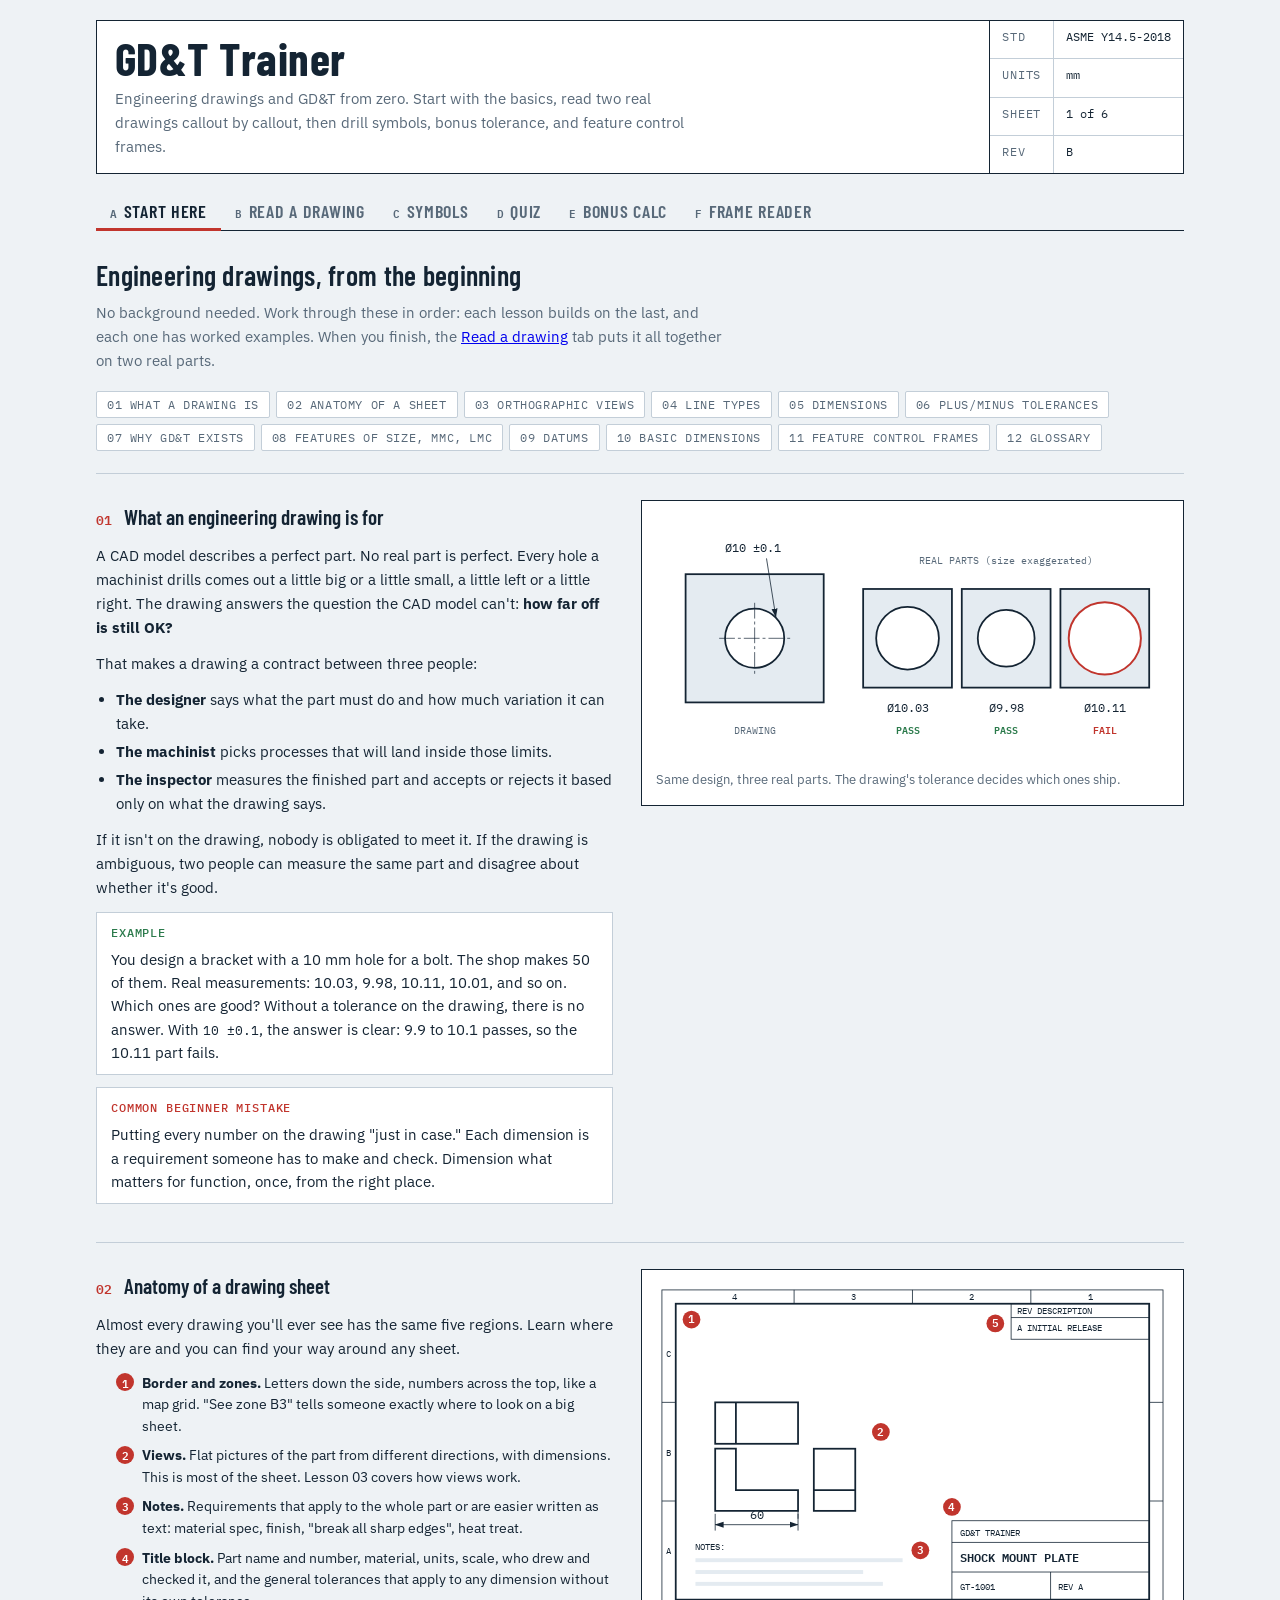
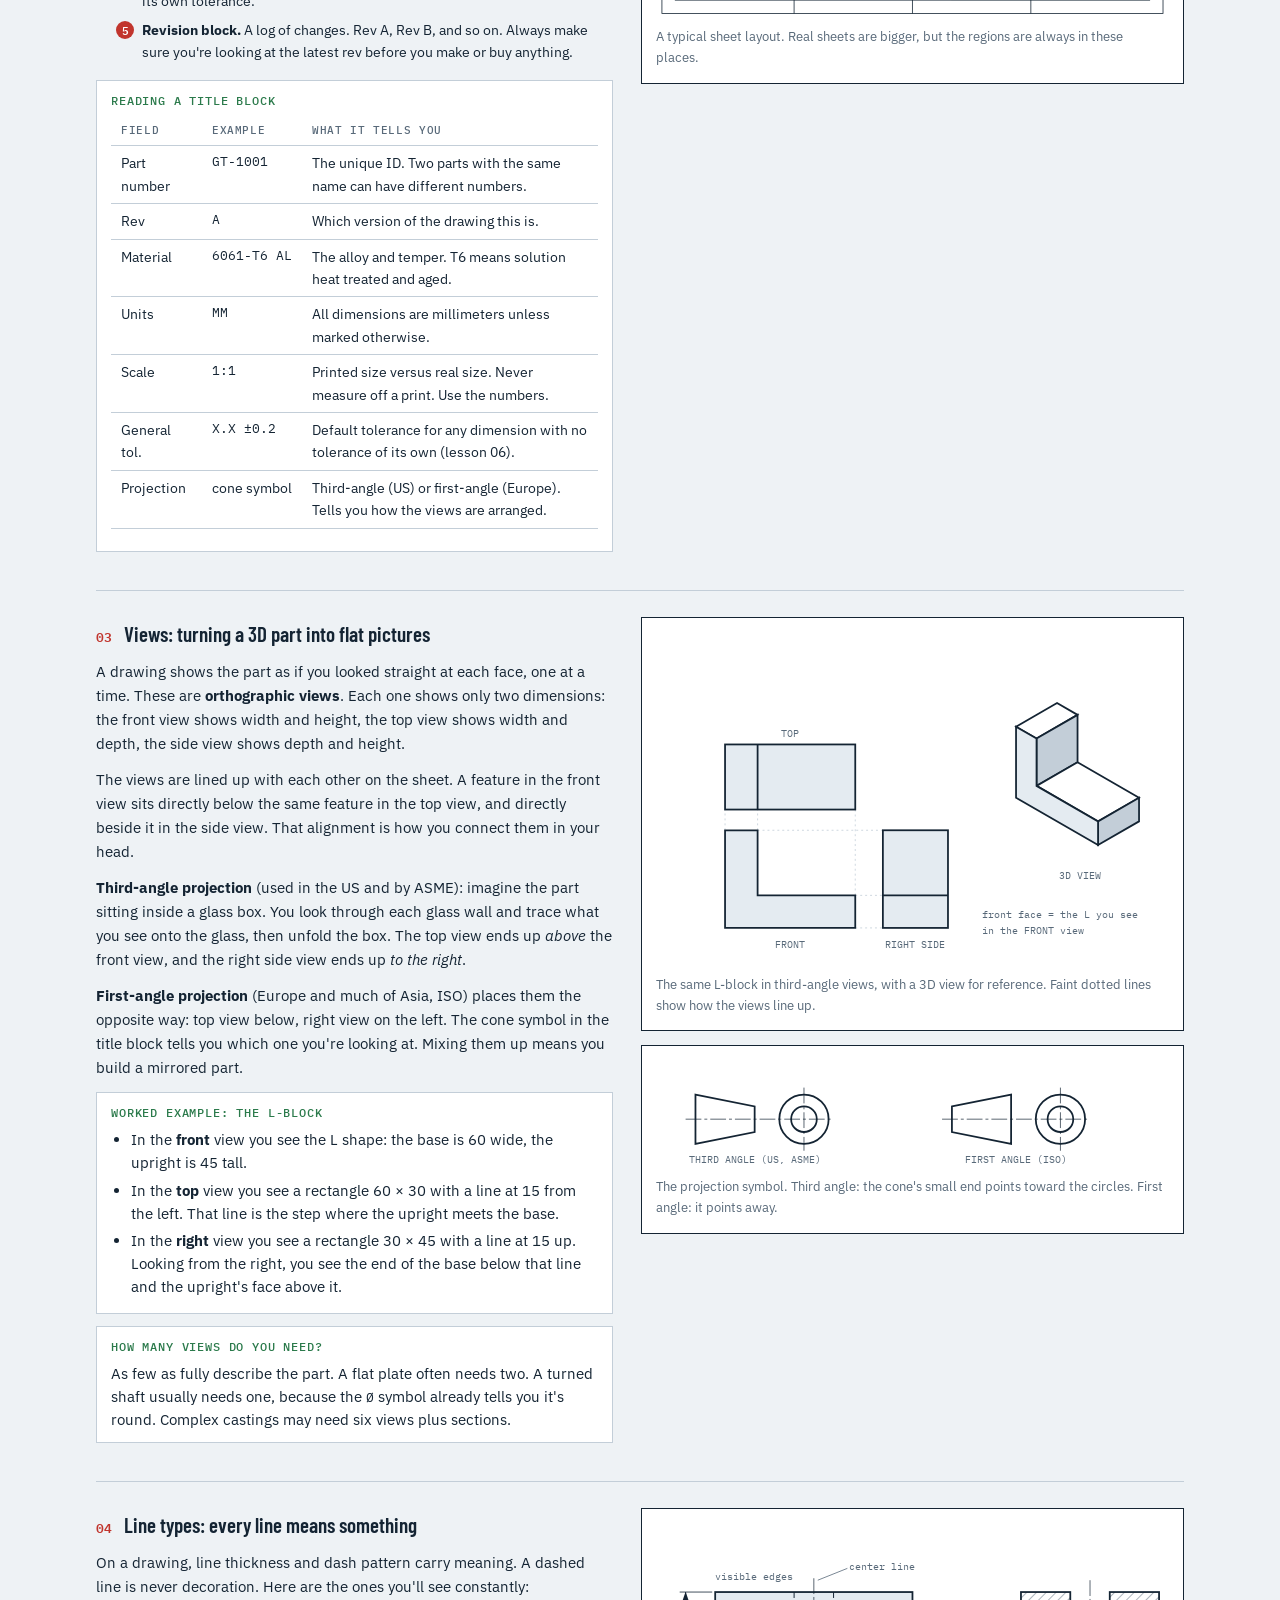
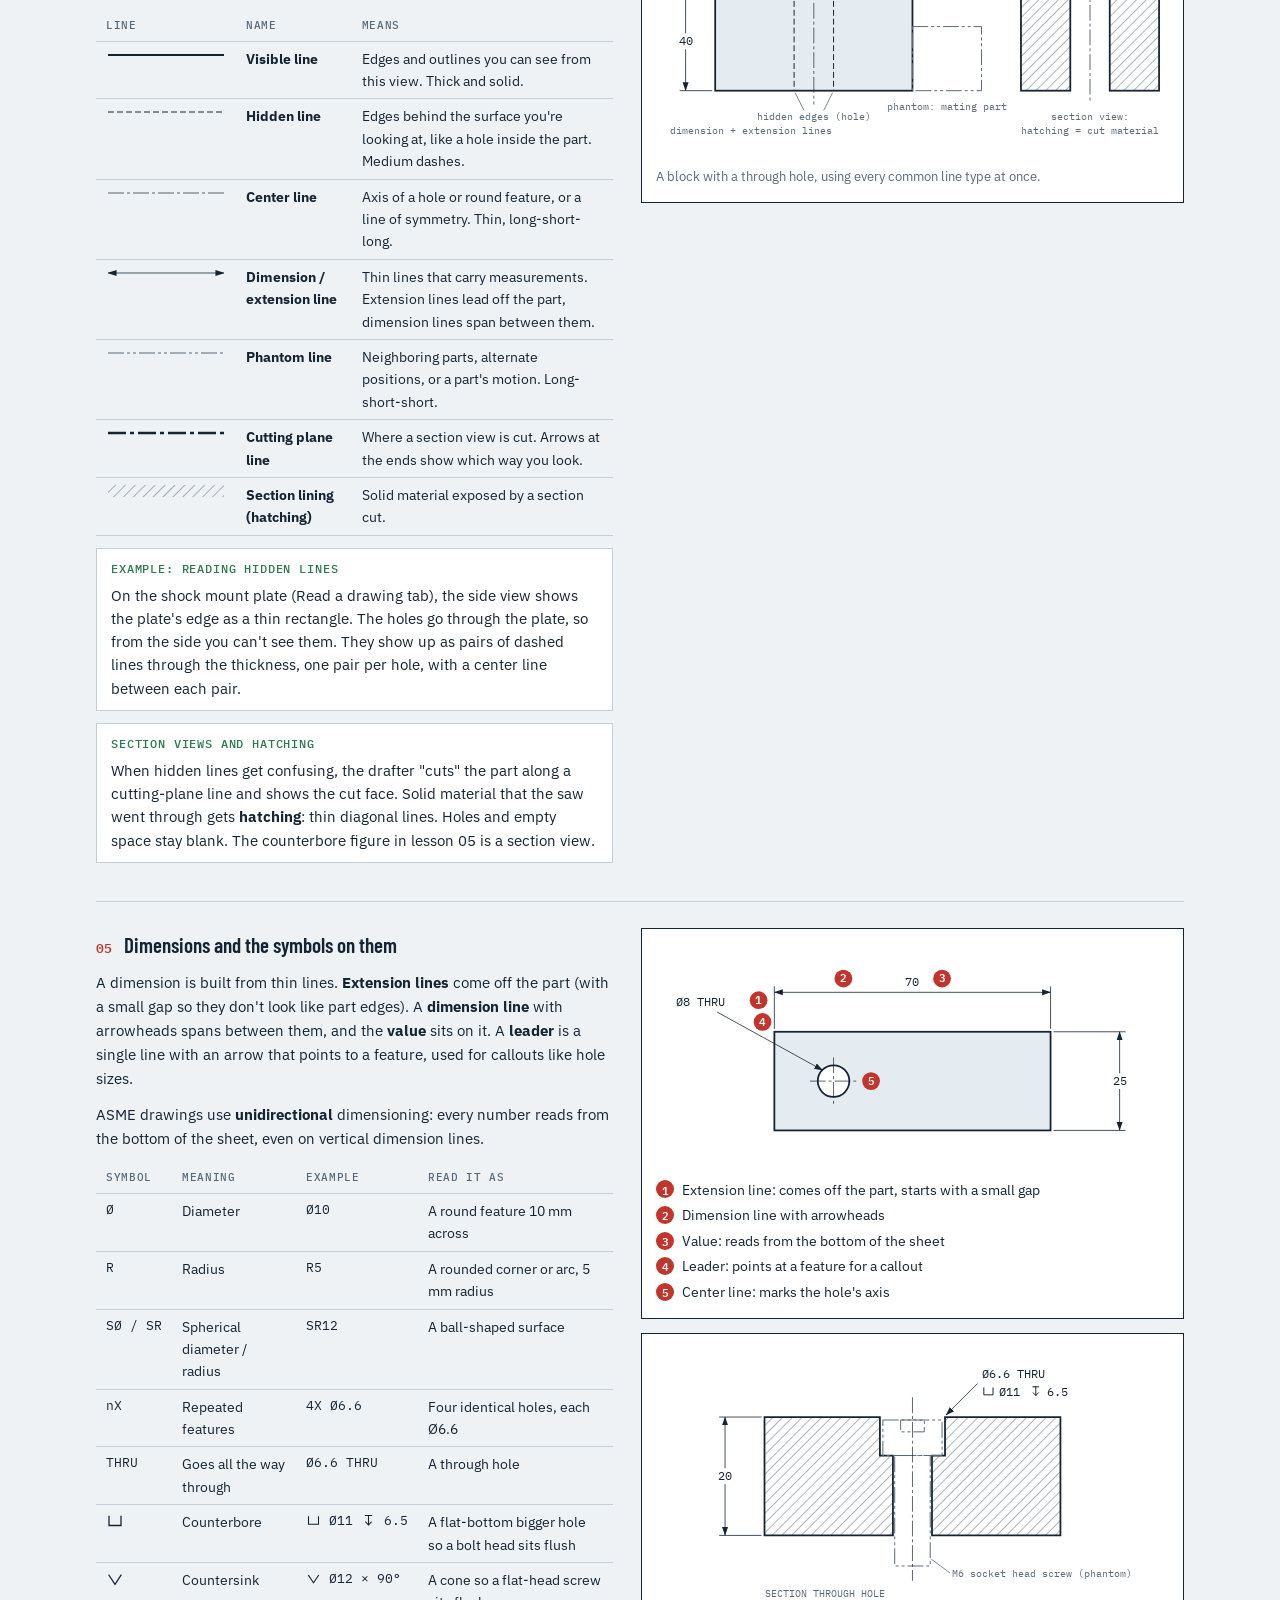
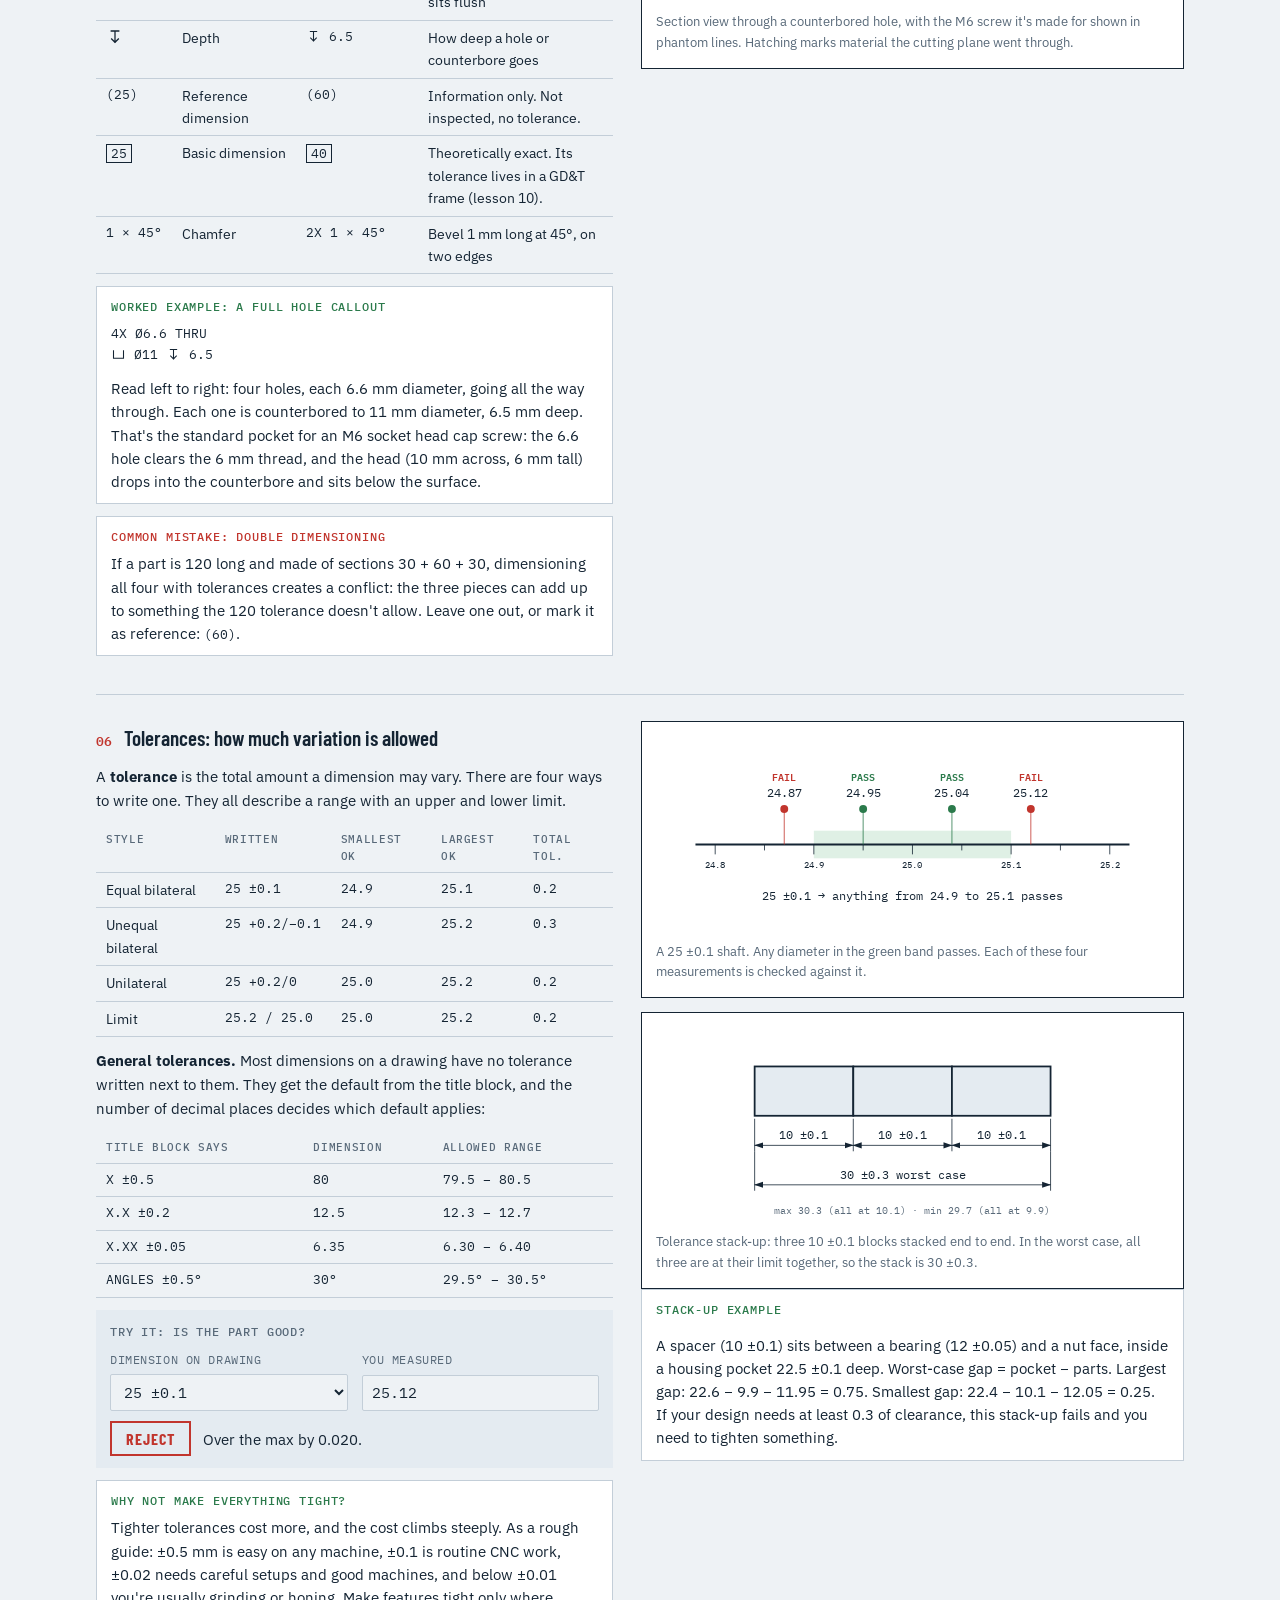
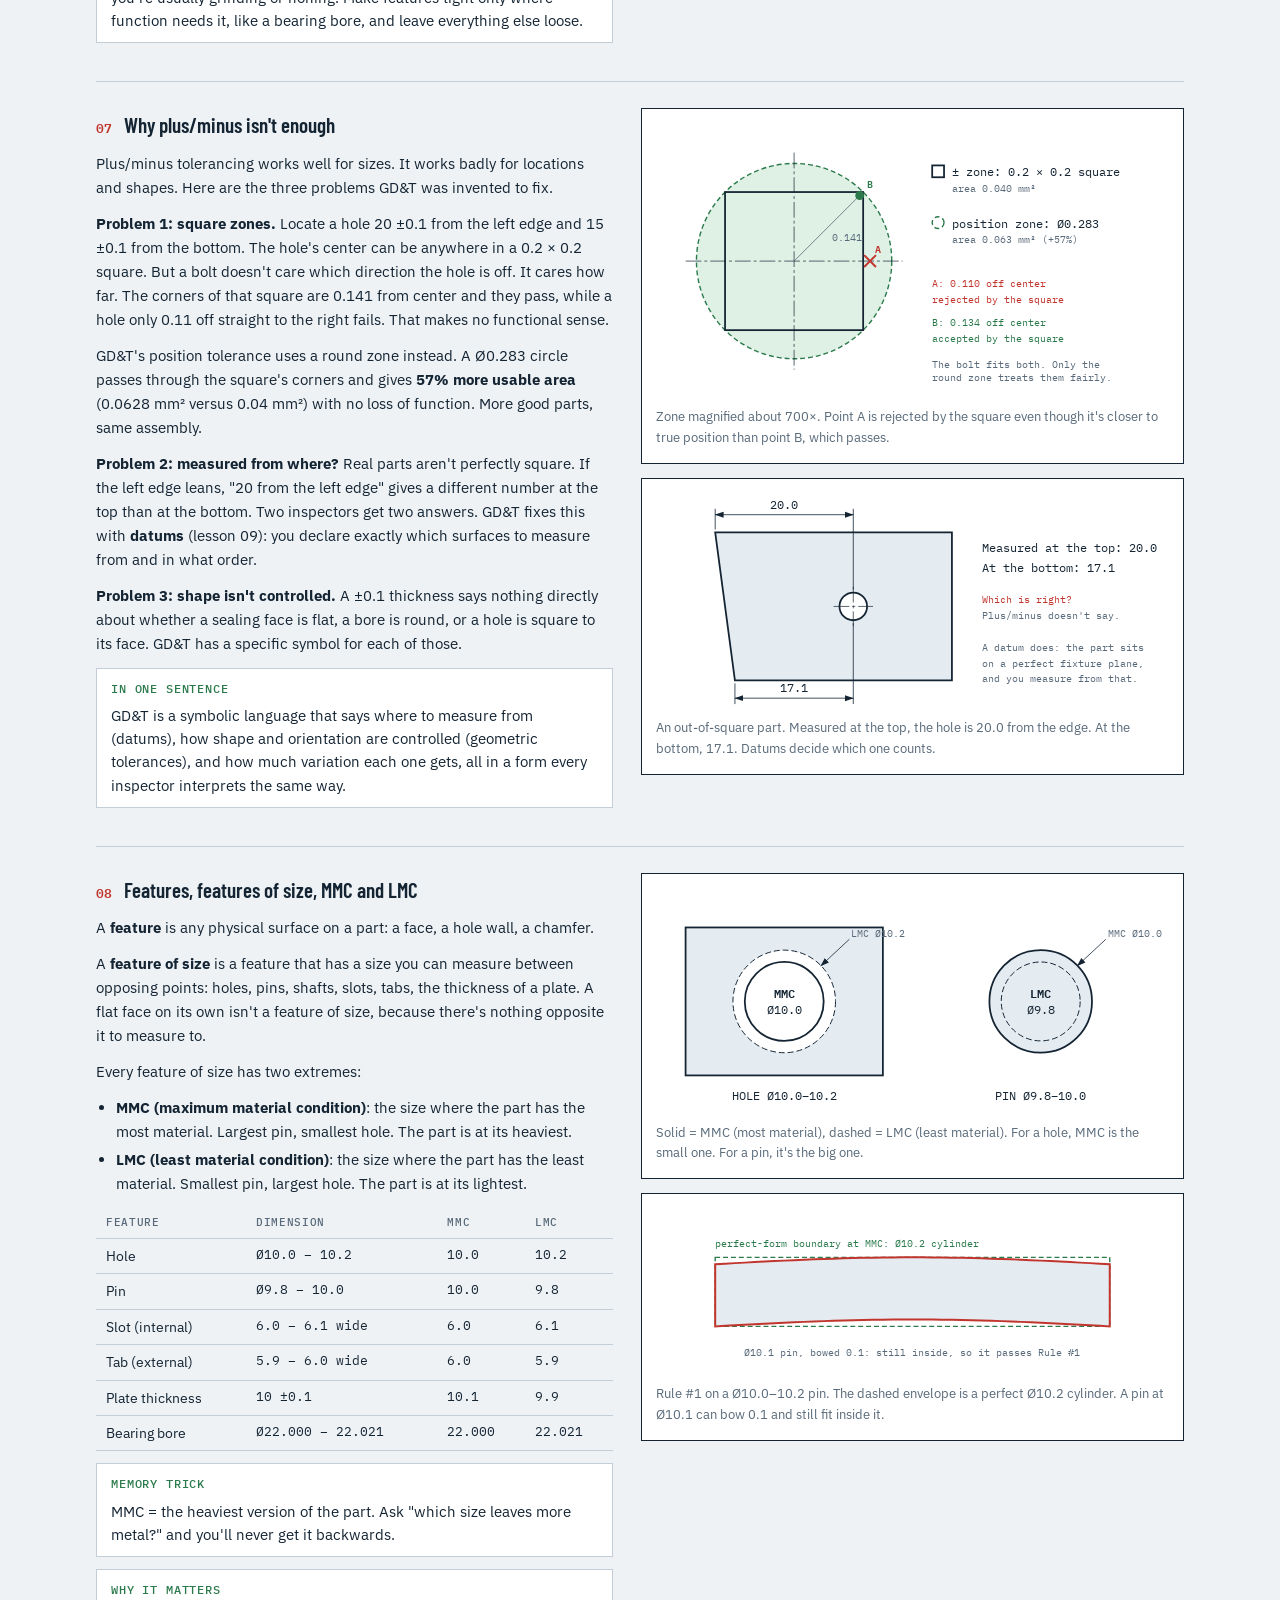
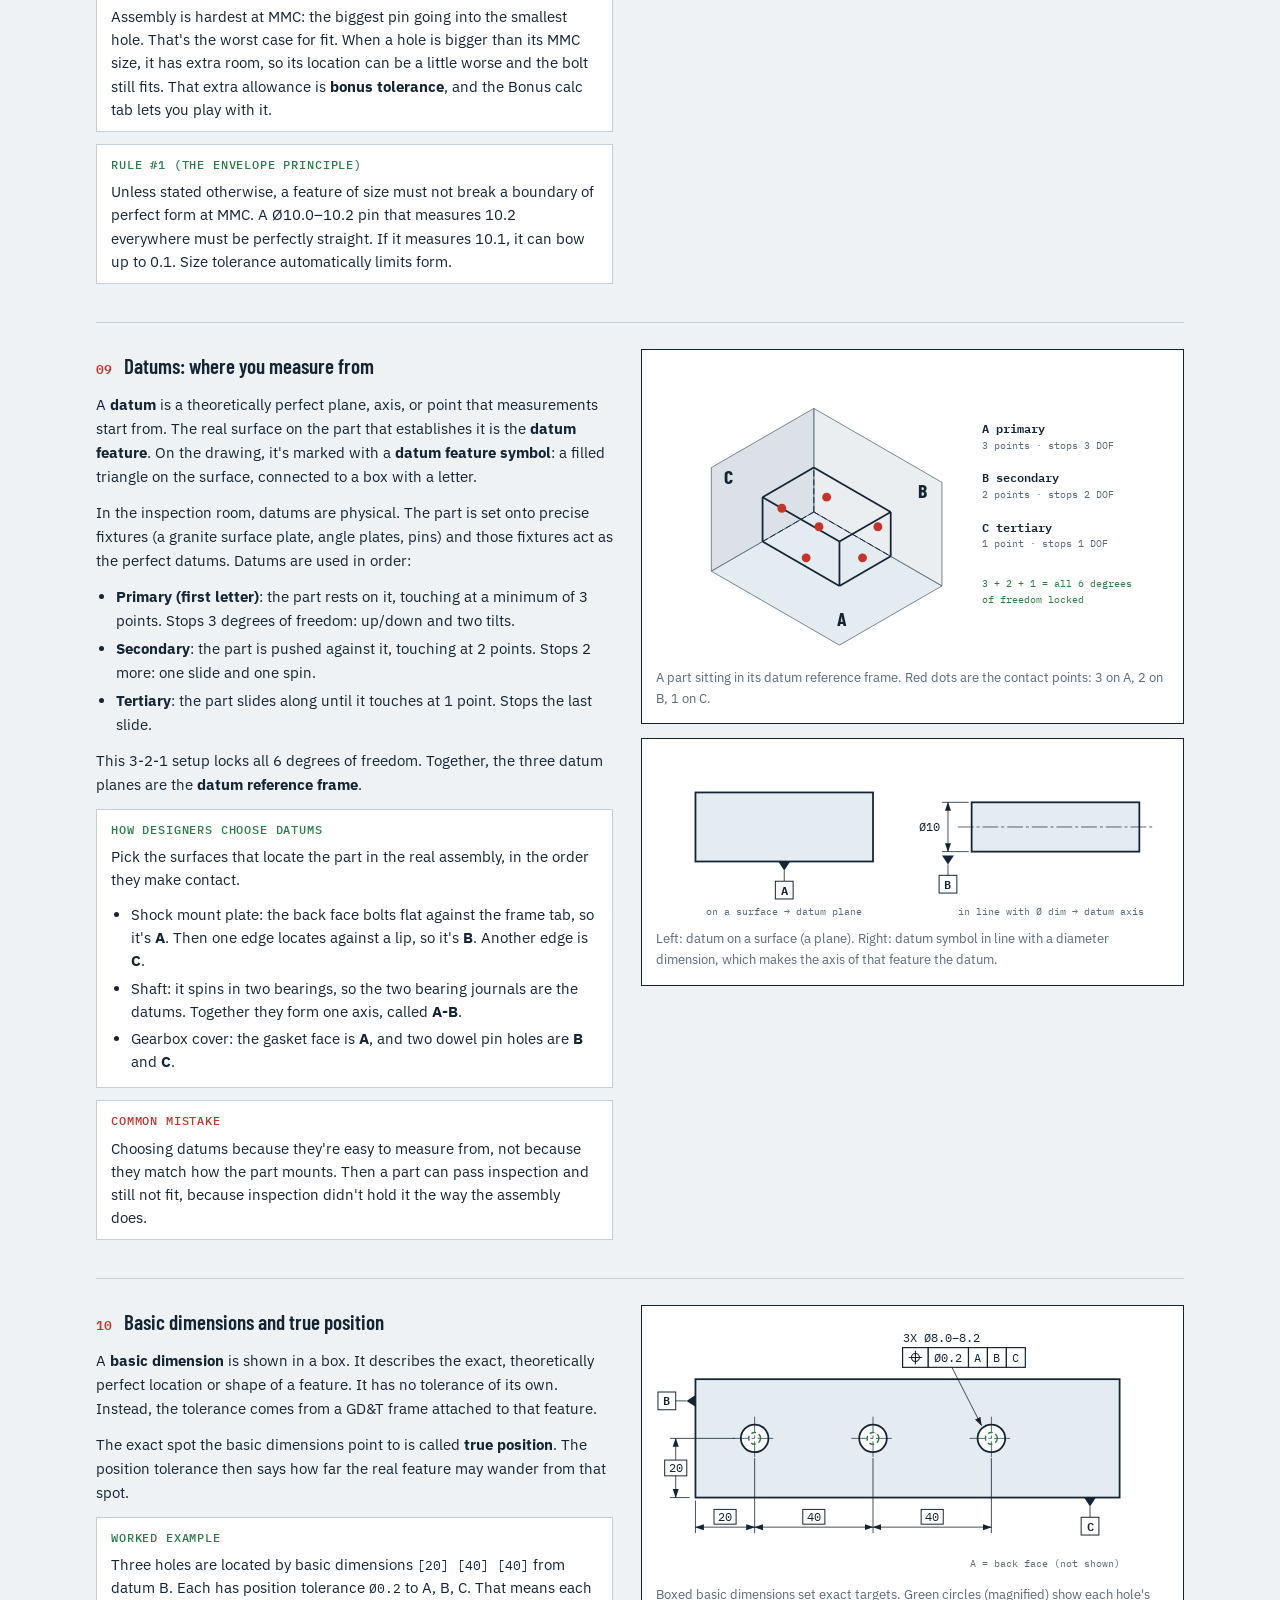
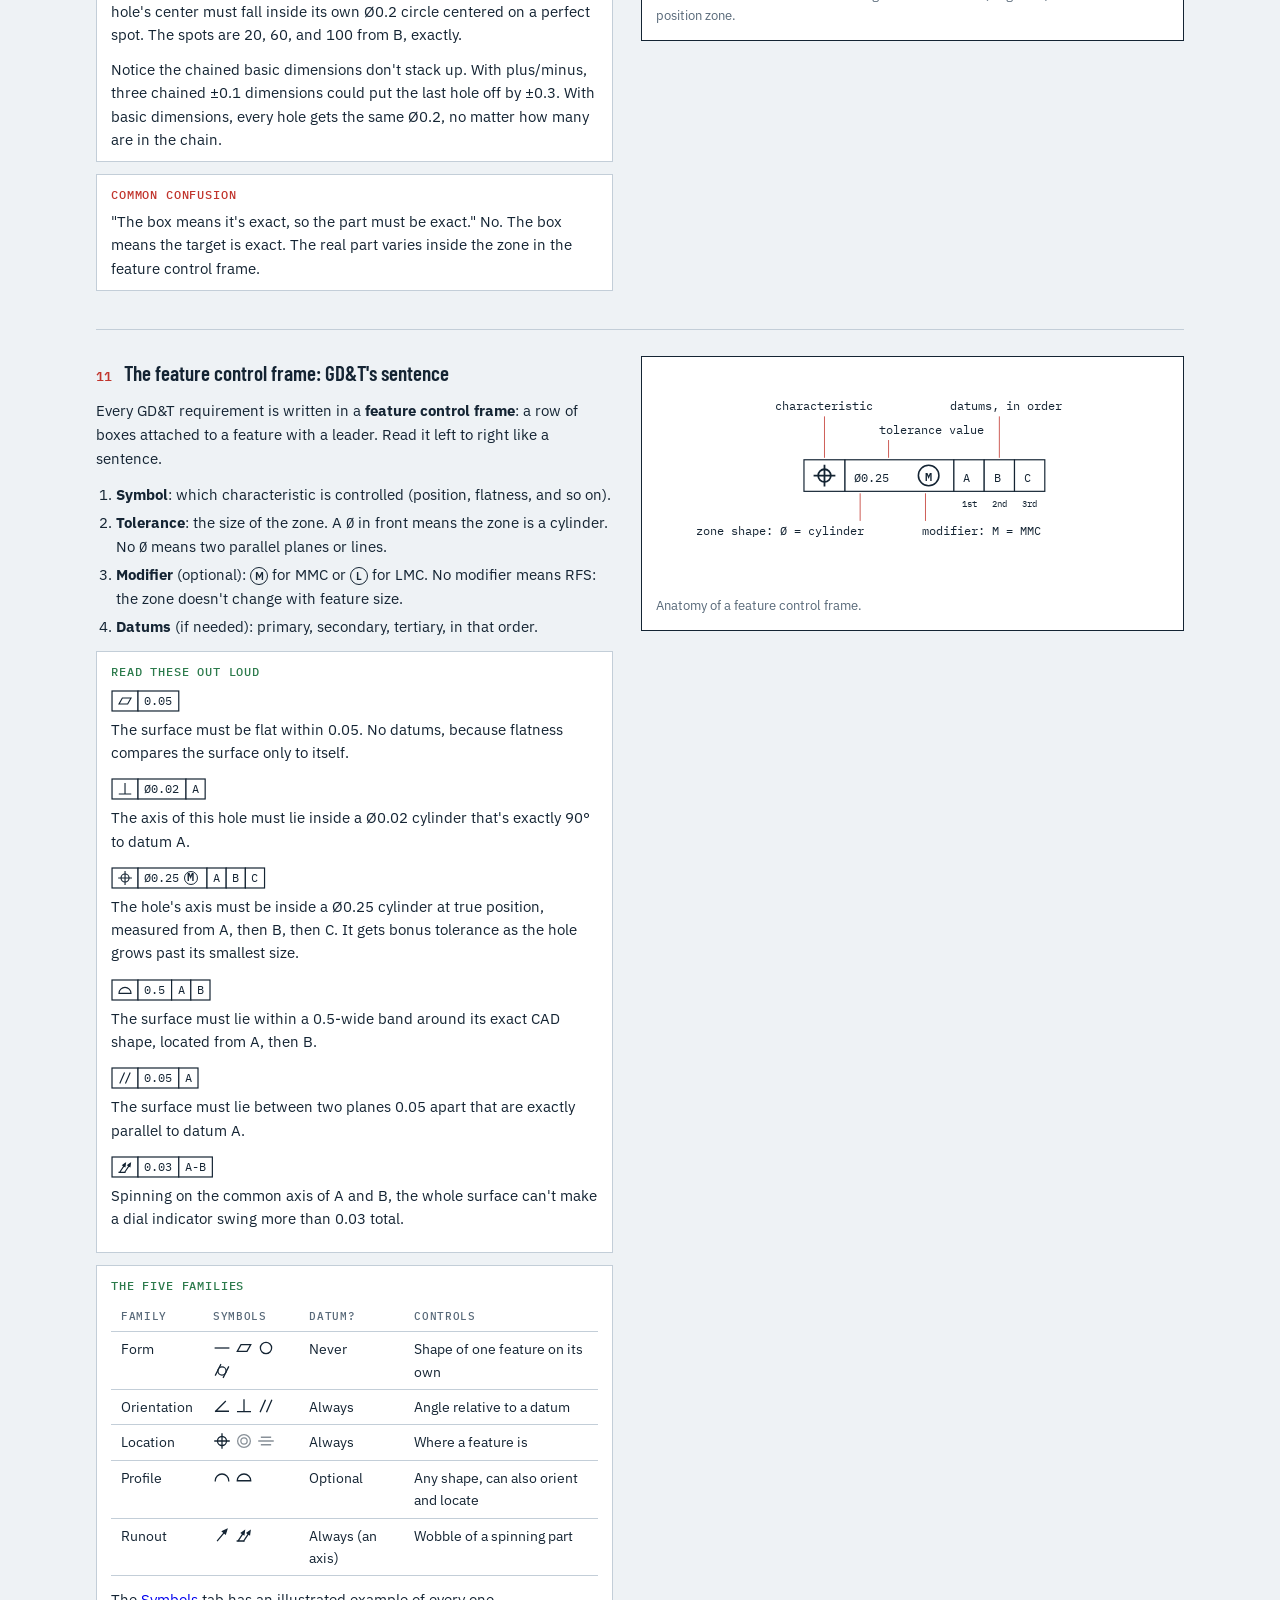
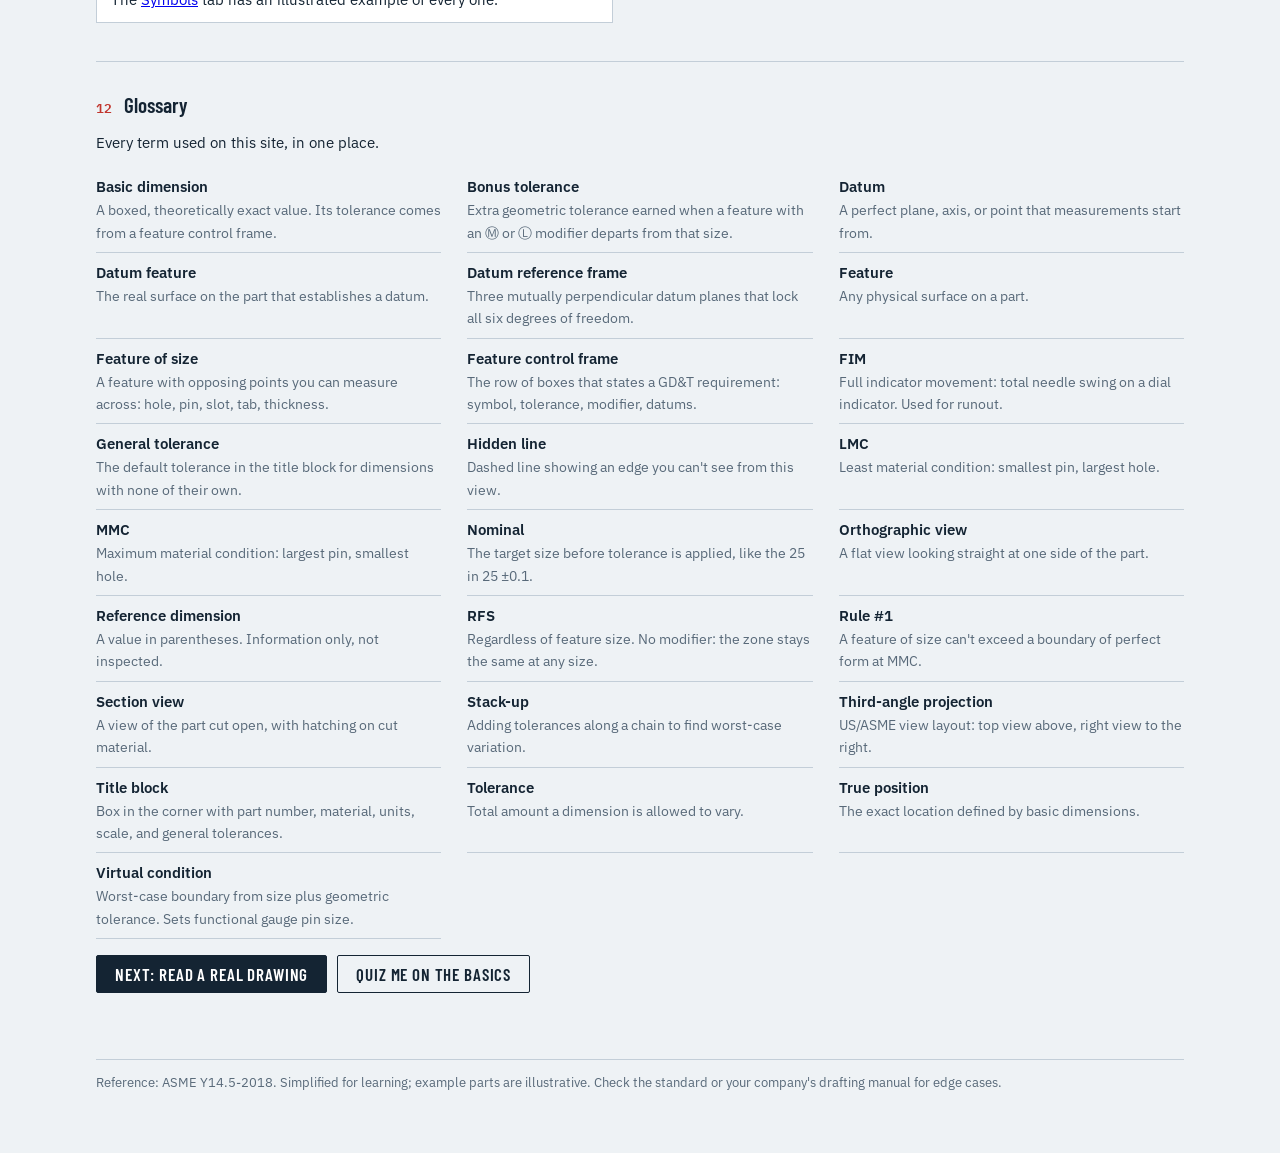
<file: index.html>
<!doctype html>
<html lang="en">
<head>
<meta charset="utf-8">
<meta name="viewport" content="width=device-width, initial-scale=1, viewport-fit=cover">
<title>GD&amp;T Trainer</title>
<meta name="description" content="Learn engineering drawings and GD&amp;T from zero: lessons, annotated example drawings, symbols, quiz, bonus tolerance calculator.">
<link rel="preconnect" href="https://fonts.googleapis.com">
<link rel="preconnect" href="https://fonts.gstatic.com" crossorigin>
<link rel="stylesheet" href="https://fonts.googleapis.com/css2?family=Barlow+Condensed:wght@500;600;700&family=IBM+Plex+Sans:ital,wght@0,400;0,500;0,600;1,400&family=IBM+Plex+Mono:wght@400;500;600&display=swap">
<style>
/* Layout: a drawing sheet. Title-block header strip, zone tabs, redline accent for markup and errors. */
:root {
  --paper: #EEF2F5;
  --sheet: #FFFFFF;
  --ink: #142433;
  --muted: #586979;
  --line: #C3CED8;
  --tint: #E4EBF1;
  --red: #C1352D;
  --red-soft: #F7E3E1;
  --ok: #2B7A4B;
  --ok-soft: #DFF0E5;
  --display: "Barlow Condensed", "Arial Narrow", "Helvetica Neue", sans-serif;
  --body: "IBM Plex Sans", "Segoe UI", system-ui, sans-serif;
  --mono: "IBM Plex Mono", ui-monospace, "SFMono-Regular", Menlo, monospace;
}
@media (prefers-color-scheme: dark) {
  :root:not([data-theme="light"]) {
    --paper: #0E161E; --sheet: #15202A; --ink: #DCE6EE; --muted: #8FA2B3; --line: #2B3A48;
    --tint: #1B2834; --red: #FF6F62; --red-soft: #3A1E1D; --ok: #5DCB8C; --ok-soft: #173326;
    color-scheme: dark;
  }
}
:root[data-theme="dark"] {
  --paper: #0E161E; --sheet: #15202A; --ink: #DCE6EE; --muted: #8FA2B3; --line: #2B3A48;
  --tint: #1B2834; --red: #FF6F62; --red-soft: #3A1E1D; --ok: #5DCB8C; --ok-soft: #173326;
  color-scheme: dark;
}
* { box-sizing: border-box; }
html, body { margin: 0; }
[hidden] { display: none !important; }
body { background: var(--paper); color: var(--ink); font-family: var(--body); font-size: 15px; line-height: 1.6; }
.wrap { max-width: 1120px; margin: 0 auto; padding-inline: 16px; padding-block: 20px 48px; }

/* Title block */
.tb { display: grid; grid-template-columns: 1fr auto; border: 1.5px solid var(--ink); background: var(--sheet); }
.tb-name { padding: 14px 18px; border-right: 1.5px solid var(--ink); min-width: 0; }
.tb-name h1 { font-family: var(--display); font-weight: 700; font-size: clamp(30px, 6vw, 46px); line-height: 1; margin: 0; letter-spacing: .01em; text-wrap: balance; }
.tb-name p { margin: 6px 0 0; color: var(--muted); max-width: 64ch; }
.tb-meta { display: grid; grid-template-columns: auto auto; font-family: var(--mono); font-size: 12px; }
.tb-meta div { padding: 6px 12px; border-bottom: 1px solid var(--line); }
.tb-meta div:nth-child(odd) { color: var(--muted); text-transform: uppercase; letter-spacing: .06em; border-right: 1px solid var(--line); }
.tb-meta div:nth-last-child(-n+2) { border-bottom: 0; }
@media (max-width: 640px) {
  .tb { grid-template-columns: 1fr; }
  .tb-name { border-right: 0; border-bottom: 1.5px solid var(--ink); }
}

/* Tabs */
nav.tabs { display: flex; flex-wrap: wrap; margin-top: 18px; border-bottom: 1.5px solid var(--ink); position: sticky; top: env(safe-area-inset-top, 0px); background: var(--paper); z-index: 5; }
nav.tabs button { font-family: var(--display); font-size: 18px; font-weight: 600; letter-spacing: .04em; text-transform: uppercase; background: none; border: 0; color: var(--muted); padding: 8px 14px 6px; cursor: pointer; border-bottom: 3px solid transparent; margin-bottom: -1.5px; }
nav.tabs button span { font-family: var(--mono); font-size: 11px; margin-right: 6px; color: var(--muted); }
nav.tabs button[aria-selected="true"] { color: var(--ink); border-bottom-color: var(--red); }
nav.tabs button:hover { color: var(--ink); }
button:focus-visible, select:focus-visible, input:focus-visible, .bal:focus-visible { outline: 2px solid var(--red); outline-offset: 2px; }
section.panel { padding-top: 22px; }
.lede { color: var(--muted); max-width: 70ch; margin: 0 0 18px; }
h2 { font-family: var(--display); font-size: 28px; font-weight: 600; margin: 0 0 4px; letter-spacing: .01em; text-wrap: balance; }
h3 { font-family: var(--display); font-size: 21px; font-weight: 600; margin: 0; text-wrap: balance; }
h4 { font-family: var(--mono); font-size: 12px; text-transform: uppercase; letter-spacing: .07em; color: var(--muted); margin: 0 0 6px; font-weight: 500; }
code, .m { font-family: var(--mono); font-size: .92em; }
kbd { font-family: var(--mono); font-size: .9em; border: 1px solid var(--line); padding: 0 5px; border-radius: 2px; background: var(--paper); }

/* Shared SVG drawing classes */
svg.fig, svg.dwg { color: var(--ink); display: block; width: 100%; height: auto; }
.v { stroke: var(--ink); stroke-width: 1.8; fill: none; }
.t { stroke: var(--ink); stroke-width: .8; fill: none; }
.h { stroke: var(--ink); stroke-width: 1; stroke-dasharray: 6 3; fill: none; }
.c { stroke: var(--ink); stroke-width: .7; stroke-dasharray: 16 3 3 3; fill: none; }
.ph { stroke: var(--muted); stroke-width: 1; stroke-dasharray: 16 3 3 3 3 3; fill: none; }
.con { stroke: var(--line); stroke-width: .8; stroke-dasharray: 2 3; fill: none; }
.pf { fill: var(--tint); stroke: none; }
.hatch { fill: url(#hatch); }
.zone { stroke: var(--ok); stroke-width: 1.4; stroke-dasharray: 5 3; fill: none; }
.zf { fill: var(--ok-soft); stroke: none; }
.real { stroke: var(--red); stroke-width: 2; fill: none; }
.dot { fill: var(--red); }
.df { fill: var(--ink); stroke: none; }
.fb { fill: var(--sheet); stroke: var(--ink); stroke-width: 1.2; }
.bx { fill: var(--sheet); stroke: var(--ink); stroke-width: 1; }
.bg { fill: var(--sheet); stroke: none; }
.gi { fill: none; stroke: currentColor; stroke-width: 1.7; stroke-linecap: square; }
.ahp { fill: var(--ink); }
.tx { font-family: var(--mono); font-size: 12px; fill: var(--ink); }
.tsm { font-family: var(--mono); font-size: 9.5px; fill: var(--ink); }
.tmu { font-family: var(--mono); font-size: 10.5px; fill: var(--muted); }
.tz { font-family: var(--mono); font-size: 10.5px; fill: var(--ok); }
.tr { font-family: var(--mono); font-size: 10.5px; fill: var(--red); }
.tl { font-family: var(--display); font-size: 20px; font-weight: 700; fill: var(--ink); letter-spacing: .03em; }
.mk circle { fill: var(--red); }
.mk text { font-family: var(--mono); font-size: 11px; font-weight: 600; fill: var(--sheet); }
.mkl { stroke: var(--red); stroke-width: 1; fill: none; }

/* Lessons */
.toc { display: flex; flex-wrap: wrap; gap: 6px; margin-bottom: 22px; }
.lesson { display: grid; grid-template-columns: minmax(0, 1fr) minmax(0, 1.05fr); gap: 22px 28px; padding-block: 26px; border-top: 1px solid var(--line); align-items: start; scroll-margin-top: 60px; }
.lesson.wide { grid-template-columns: minmax(0, 1fr); }
@media (max-width: 860px) { .lesson { grid-template-columns: minmax(0, 1fr); } }
.lesson .txt { min-width: 0; }
.lesson .txt p, .lesson .txt li { max-width: 66ch; }
.lesson .txt p { margin: 0 0 12px; }
.lesson .txt ul, .lesson .txt ol { margin: 0 0 12px; padding-left: 20px; }
.lesson .txt li { margin-bottom: 4px; }
.step { display: flex; gap: 12px; align-items: baseline; margin-bottom: 10px; }
.step b { font-family: var(--mono); font-size: 13px; color: var(--red); font-weight: 600; }
.figbox { background: var(--sheet); border: 1.5px solid var(--ink); padding: 14px; min-width: 0; }
.figbox + .figbox { margin-top: 14px; }
.figcap { font-size: 13px; color: var(--muted); margin: 8px 0 0; }
.marklist { list-style: none; padding: 0; margin: 10px 0 0; display: grid; gap: 4px; font-size: 13.5px; }
.marklist li { display: flex; gap: 8px; align-items: baseline; }
.marklist i { flex: none; font-style: normal; font-family: var(--mono); font-size: 11px; font-weight: 600; width: 18px; height: 18px; border-radius: 50%; background: var(--red); color: var(--sheet); display: inline-grid; place-items: center; }
.ex { border: 1px solid var(--line); background: var(--sheet); padding: 10px 14px; margin: 0 0 12px; font-size: 14.5px; }
.ex h4 { color: var(--ok); }
.ex.warn h4 { color: var(--red); }
.ex p:last-child, .ex ul:last-child { margin-bottom: 0; }
.tbl { overflow-x: auto; margin: 0 0 12px; }
table { border-collapse: collapse; width: 100%; font-size: 14px; }
th, td { text-align: left; padding: 6px 10px; border-bottom: 1px solid var(--line); vertical-align: top; }
th { font-family: var(--mono); font-size: 11px; text-transform: uppercase; letter-spacing: .06em; color: var(--muted); font-weight: 500; }
td.num, td .m { font-variant-numeric: tabular-nums; }
.lt svg { width: 120px; height: 14px; display: block; }
.sy { display: inline-flex; vertical-align: -3px; }
.try { display: grid; gap: 10px; background: var(--tint); padding: 12px 14px; margin: 0 0 12px; }
.try .row { margin-top: 0; }
.glossary { display: grid; grid-template-columns: repeat(auto-fill, minmax(260px, 1fr)); gap: 0 26px; margin: 0; }
.glossary div { padding: 8px 0; border-bottom: 1px solid var(--line); break-inside: avoid; }
.glossary dt { font-weight: 600; }
.glossary dd { margin: 0; font-size: 14px; color: var(--muted); }

/* Symbols */
.filters { display: flex; flex-wrap: wrap; gap: 8px; margin-bottom: 16px; }
.chip { font-family: var(--mono); font-size: 12px; text-transform: uppercase; letter-spacing: .05em; padding: 5px 10px; border: 1px solid var(--line); background: var(--sheet); color: var(--muted); cursor: pointer; border-radius: 2px; }
.chip:hover { color: var(--ink); }
.chip[aria-pressed="true"] { border-color: var(--ink); color: var(--ink); background: var(--tint); }
.sym-layout { display: grid; grid-template-columns: minmax(0, .8fr) minmax(0, 1.5fr); gap: 18px; align-items: start; }
@media (max-width: 820px) { .sym-layout { grid-template-columns: minmax(0, 1fr); } }
.sym-grid { display: grid; grid-template-columns: repeat(auto-fill, minmax(104px, 1fr)); gap: 8px; }
.sym-btn { display: grid; justify-items: center; gap: 6px; padding: 12px 6px 10px; background: var(--sheet); border: 1px solid var(--line); color: var(--ink); cursor: pointer; text-align: center; font-family: var(--body); font-size: 12.5px; line-height: 1.25; border-radius: 2px; }
.sym-btn:hover { border-color: var(--muted); }
.sym-btn[aria-pressed="true"] { border-color: var(--ink); box-shadow: inset 0 -3px 0 var(--red); }
.sym-btn .glyph { width: 40px; height: 40px; display: grid; place-items: center; border: 1.5px solid var(--ink); }
.sym-btn.removed .glyph { border-style: dashed; }
.detail { background: var(--sheet); border: 1.5px solid var(--ink); padding: 18px; min-width: 0; }
.detail-head { display: flex; gap: 14px; align-items: center; margin-bottom: 12px; }
.detail-head .glyph { width: 64px; height: 64px; flex: none; display: grid; place-items: center; border: 2px solid var(--ink); }
.cat { font-family: var(--mono); font-size: 11px; text-transform: uppercase; letter-spacing: .08em; color: var(--muted); }
dl.facts { display: grid; grid-template-columns: auto 1fr; margin: 0 0 14px; border-top: 1px solid var(--line); }
dl.facts dt, dl.facts dd { padding: 7px 0; border-bottom: 1px solid var(--line); margin: 0; }
dl.facts dt { font-family: var(--mono); font-size: 11.5px; text-transform: uppercase; letter-spacing: .05em; color: var(--muted); padding-right: 16px; padding-top: 9px; }
.detail p { margin: 0 0 10px; max-width: 64ch; }
.note { font-size: 13.5px; background: var(--red-soft); border-left: 3px solid var(--red); padding: 8px 12px; }
.tag-required { color: var(--red); font-weight: 600; }
.symfig { background: var(--paper); border: 1px solid var(--line); padding: 8px; margin: 4px 0 8px; }
.legend { display: flex; flex-wrap: wrap; gap: 14px; font-size: 12.5px; color: var(--muted); margin: 0 0 12px; }
.legend i { display: inline-block; width: 18px; height: 0; border-top: 2px solid; vertical-align: middle; margin-right: 6px; }
.cases { list-style: none; padding: 0; margin: 0; display: grid; gap: 6px; }
.cases li { display: grid; grid-template-columns: auto 1fr; gap: 10px; align-items: baseline; font-size: 14px; padding: 7px 10px; background: var(--paper); }
.pill { font-family: var(--mono); font-size: 10.5px; font-weight: 600; letter-spacing: .06em; padding: 1px 7px; border: 1.5px solid currentColor; border-radius: 2px; }
.pill.ok { color: var(--ok); }
.pill.no { color: var(--red); }

/* Drawing walkthrough */
.dwg-pick { display: flex; flex-wrap: wrap; gap: 8px; margin-bottom: 14px; }
.dwg-layout { display: grid; grid-template-columns: minmax(0, 2.1fr) minmax(0, 1fr); gap: 18px; align-items: start; }
@media (max-width: 980px) { .dwg-layout { grid-template-columns: minmax(0, 1fr); } }
.dwg-frame { background: var(--sheet); border: 1.5px solid var(--ink); overflow-x: auto; }
.dwg-frame svg { min-width: 620px; }
td.m { white-space: nowrap; }
.bal { cursor: pointer; }
.bal circle { fill: var(--sheet); stroke: var(--red); stroke-width: 1.6; }
.bal text { font-family: var(--mono); font-size: 11px; font-weight: 600; fill: var(--red); }
.bal:hover circle { stroke-width: 2.6; }
.bal.on circle { fill: var(--red); }
.bal.on text { fill: var(--sheet); }
.dwg .hl, .dwg .hl * { stroke: var(--red) !important; }
.dwg .hl text, .dwg text.hl { fill: var(--red); stroke: none !important; }
.dwg .hl .df, .dwg .hl.df { fill: var(--red); }
.dwg .hl .bg, .dwg .hl .fb, .dwg .hl .bx { stroke: var(--red) !important; }
.dwg .hl .bg { stroke: none !important; }
.callout { background: var(--sheet); border: 1.5px solid var(--ink); padding: 16px 18px; min-width: 0; }
.callout-nav { display: flex; justify-content: space-between; align-items: center; gap: 10px; margin-bottom: 10px; font-family: var(--mono); font-size: 12px; color: var(--muted); }
.callout-nav button { font-family: var(--mono); font-size: 12px; background: var(--paper); border: 1px solid var(--line); color: var(--ink); padding: 4px 10px; cursor: pointer; border-radius: 2px; }
.says { font-family: var(--mono); font-size: 13.5px; background: var(--tint); padding: 8px 10px; margin: 8px 0 12px; overflow-x: auto; }
.callout section { margin-bottom: 12px; }
.callout section p { margin: 0; font-size: 14.5px; }
.clist { display: flex; flex-wrap: wrap; gap: 6px; margin-top: 14px; }
.clist button { font-family: var(--body); font-size: 12.5px; padding: 4px 9px; border: 1px solid var(--line); background: var(--sheet); color: var(--ink); cursor: pointer; border-radius: 2px; }
.clist button b { font-family: var(--mono); color: var(--red); margin-right: 4px; }
.clist button[aria-pressed="true"] { border-color: var(--red); background: var(--red-soft); }

/* Quiz */
.quiz-card { background: var(--sheet); border: 1.5px solid var(--ink); padding: 20px; max-width: 760px; }
.quiz-top { display: flex; justify-content: space-between; align-items: baseline; gap: 12px; flex-wrap: wrap; font-family: var(--mono); font-size: 12px; color: var(--muted); text-transform: uppercase; letter-spacing: .06em; margin-bottom: 10px; }
.progress { height: 3px; background: var(--tint); margin-bottom: 18px; }
.progress i { display: block; height: 100%; background: var(--red); transition: width .25s; }
.q-glyph { width: 84px; height: 84px; display: grid; place-items: center; border: 2px solid var(--ink); margin-bottom: 14px; }
.q-tag { font-family: var(--mono); font-size: 11px; color: var(--muted); text-transform: uppercase; letter-spacing: .06em; margin-bottom: 6px; }
.q-prompt { font-size: 17px; font-weight: 500; margin: 0 0 16px; max-width: 62ch; }
.opts { display: grid; gap: 8px; }
.opt { text-align: left; font: inherit; padding: 10px 14px; background: var(--paper); border: 1px solid var(--line); color: var(--ink); cursor: pointer; border-radius: 2px; display: flex; gap: 10px; align-items: baseline; }
.opt b { font-family: var(--mono); font-size: 12px; color: var(--muted); }
.opt:hover:not(:disabled) { border-color: var(--ink); }
.opt:disabled { cursor: default; }
.opt.right { background: var(--ok-soft); border-color: var(--ok); }
.opt.wrong { background: var(--red-soft); border-color: var(--red); }
.explain { margin-top: 14px; padding: 12px 14px; border-left: 3px solid var(--ok); background: var(--tint); font-size: 14px; }
.explain.bad { border-left-color: var(--red); }
.row { display: flex; gap: 10px; flex-wrap: wrap; align-items: center; margin-top: 16px; }
.btn { font-family: var(--display); font-size: 17px; font-weight: 600; letter-spacing: .05em; text-transform: uppercase; padding: 8px 18px; background: var(--ink); color: var(--sheet); border: 1.5px solid var(--ink); cursor: pointer; border-radius: 2px; }
.btn.ghost { background: transparent; color: var(--ink); }
.score-big { font-family: var(--display); font-size: 64px; font-weight: 700; line-height: 1; font-variant-numeric: tabular-nums; }

/* Calculator */
.calc { display: grid; grid-template-columns: minmax(0, 1fr) minmax(0, 1fr); gap: 18px; align-items: start; }
@media (max-width: 760px) { .calc { grid-template-columns: 1fr; } }
.box { background: var(--sheet); border: 1.5px solid var(--ink); padding: 18px; min-width: 0; }
.fields { display: grid; grid-template-columns: 1fr 1fr; gap: 12px 14px; }
.fields .full { grid-column: 1 / -1; }
label.f { display: grid; gap: 4px; font-family: var(--mono); font-size: 11.5px; text-transform: uppercase; letter-spacing: .05em; color: var(--muted); }
label.f input, label.f select, .try input, .try select { font-family: var(--mono); font-size: 15px; padding: 7px 9px; border: 1px solid var(--line); background: var(--paper); color: var(--ink); border-radius: 2px; width: 100%; min-width: 0; }
.seg { display: flex; border: 1px solid var(--line); border-radius: 2px; overflow: hidden; }
.seg button { flex: 1; font-family: var(--mono); font-size: 13px; padding: 7px 4px; border: 0; background: var(--paper); color: var(--muted); cursor: pointer; }
.seg button + button { border-left: 1px solid var(--line); }
.seg button[aria-pressed="true"] { background: var(--ink); color: var(--sheet); }
.results { display: grid; grid-template-columns: auto 1fr; margin: 14px 0 0; font-variant-numeric: tabular-nums; }
.results dt, .results dd { margin: 0; padding: 6px 0; border-bottom: 1px solid var(--line); }
.results dt { color: var(--muted); padding-right: 14px; font-size: 13.5px; }
.results dd { font-family: var(--mono); text-align: right; }
.verdict { display: inline-block; font-family: var(--display); font-weight: 700; font-size: 20px; letter-spacing: .06em; padding: 3px 14px; border: 2px solid currentColor; }
.verdict.pass { color: var(--ok); }
.verdict.fail { color: var(--red); }
.zone-svg { width: 100%; max-width: 360px; height: auto; display: block; margin: 0 auto; }
.work { font-family: var(--mono); font-size: 13px; background: var(--tint); padding: 10px 12px; margin-top: 14px; overflow-x: auto; white-space: pre; line-height: 1.6; }

/* FCF builder */
.fcf-wrap { overflow-x: auto; padding: 18px 0; }
.fcf { display: inline-flex; border: 2px solid var(--ink); font-family: var(--mono); font-size: 22px; background: var(--sheet); }
.fcf > div { padding: 6px 14px; display: flex; align-items: center; gap: 4px; min-height: 48px; white-space: nowrap; }
.fcf > div + div { border-left: 2px solid var(--ink); }
.circ { display: inline-grid; place-items: center; width: 22px; height: 22px; border: 1.6px solid var(--ink); border-radius: 50%; font-size: 13px; font-weight: 600; }
.presets { display: flex; flex-wrap: wrap; gap: 8px; margin-bottom: 14px; }
.issues { list-style: none; padding: 0; margin: 12px 0 0; display: grid; gap: 6px; }
.issues li { padding: 8px 12px; font-size: 14px; border-left: 3px solid var(--red); background: var(--red-soft); }
.issues li.ok { border-left-color: var(--ok); background: var(--ok-soft); }
.reading p { margin: 0 0 10px; max-width: 66ch; }
.foot { margin-top: 40px; padding-top: 12px; border-top: 1px solid var(--line); font-size: 12.5px; color: var(--muted); }
@media (prefers-reduced-motion: reduce) { * { transition: none !important; scroll-behavior: auto !important; } }
</style>
</head>
<body>
<svg width="0" height="0" style="position:absolute" aria-hidden="true">
  <defs>
    <marker id="ah" viewBox="0 0 10 10" refX="9.5" refY="5" markerWidth="9" markerHeight="9" markerUnits="userSpaceOnUse" orient="auto-start-reverse"><path d="M0 1.6L10 5L0 8.4Z" class="ahp"/></marker>
    <pattern id="hatch" width="7" height="7" patternUnits="userSpaceOnUse" patternTransform="rotate(45)"><line x1="0" y1="0" x2="0" y2="7" stroke="var(--muted)" stroke-width="1"/></pattern>
  </defs>
</svg>

<div class="wrap">
  <header class="tb">
    <div class="tb-name">
      <h1>GD&amp;T Trainer</h1>
      <p>Engineering drawings and GD&amp;T from zero. Start with the basics, read two real drawings callout by callout, then drill symbols, bonus tolerance, and feature control frames.</p>
    </div>
    <div class="tb-meta">
      <div>Std</div><div>ASME Y14.5-2018</div>
      <div>Units</div><div>mm</div>
      <div>Sheet</div><div id="sheetNo">1 of 6</div>
      <div>Rev</div><div>B</div>
    </div>
  </header>

  <nav class="tabs" role="tablist">
    <button role="tab" id="t-basics" data-tab="basics" aria-selected="true"><span>A</span>Start here</button>
    <button role="tab" id="t-drawings" data-tab="drawings" aria-selected="false"><span>B</span>Read a drawing</button>
    <button role="tab" id="t-symbols" data-tab="symbols" aria-selected="false"><span>C</span>Symbols</button>
    <button role="tab" id="t-quiz" data-tab="quiz" aria-selected="false"><span>D</span>Quiz</button>
    <button role="tab" id="t-bonus" data-tab="bonus" aria-selected="false"><span>E</span>Bonus calc</button>
    <button role="tab" id="t-fcf" data-tab="fcf" aria-selected="false"><span>F</span>Frame reader</button>
  </nav>

  <!-- ===================== BASICS ===================== -->
  <section class="panel" id="p-basics">
    <h2>Engineering drawings, from the beginning</h2>
    <p class="lede">No background needed. Work through these in order: each lesson builds on the last, and each one has worked examples. When you finish, the <a href="#drawings" data-goto="drawings">Read a drawing</a> tab puts it all together on two real parts.</p>
    <div class="toc" id="toc"></div>

    <!-- 1 -->
    <article class="lesson" id="L-what" data-title="What a drawing is">
      <div class="txt">
        <div class="step"><b>01</b><h3>What an engineering drawing is for</h3></div>
        <p>A CAD model describes a perfect part. No real part is perfect. Every hole a machinist drills comes out a little big or a little small, a little left or a little right. The drawing answers the question the CAD model can't: <strong>how far off is still OK?</strong></p>
        <p>That makes a drawing a contract between three people:</p>
        <ul>
          <li><strong>The designer</strong> says what the part must do and how much variation it can take.</li>
          <li><strong>The machinist</strong> picks processes that will land inside those limits.</li>
          <li><strong>The inspector</strong> measures the finished part and accepts or rejects it based only on what the drawing says.</li>
        </ul>
        <p>If it isn't on the drawing, nobody is obligated to meet it. If the drawing is ambiguous, two people can measure the same part and disagree about whether it's good.</p>
        <div class="ex"><h4>Example</h4><p>You design a bracket with a 10 mm hole for a bolt. The shop makes 50 of them. Real measurements: 10.03, 9.98, 10.11, 10.01, and so on. Which ones are good? Without a tolerance on the drawing, there is no answer. With <span class="m">10 ±0.1</span>, the answer is clear: 9.9 to 10.1 passes, so the 10.11 part fails.</p></div>
        <div class="ex warn"><h4>Common beginner mistake</h4><p>Putting every number on the drawing "just in case." Each dimension is a requirement someone has to make and check. Dimension what matters for function, once, from the right place.</p></div>
      </div>
      <div>
        <div class="figbox"><svg class="fig" id="fig-what" viewBox="0 0 520 250"></svg>
        <p class="figcap">Same design, three real parts. The drawing's tolerance decides which ones ship.</p></div>
      </div>
    </article>

    <!-- 2 -->
    <article class="lesson" id="L-sheet" data-title="Anatomy of a sheet">
      <div class="txt">
        <div class="step"><b>02</b><h3>Anatomy of a drawing sheet</h3></div>
        <p>Almost every drawing you'll ever see has the same five regions. Learn where they are and you can find your way around any sheet.</p>
        <ul class="marklist">
          <li><i>1</i><span><strong>Border and zones.</strong> Letters down the side, numbers across the top, like a map grid. "See zone B3" tells someone exactly where to look on a big sheet.</span></li>
          <li><i>2</i><span><strong>Views.</strong> Flat pictures of the part from different directions, with dimensions. This is most of the sheet. Lesson 03 covers how views work.</span></li>
          <li><i>3</i><span><strong>Notes.</strong> Requirements that apply to the whole part or are easier written as text: material spec, finish, "break all sharp edges", heat treat.</span></li>
          <li><i>4</i><span><strong>Title block.</strong> Part name and number, material, units, scale, who drew and checked it, and the general tolerances that apply to any dimension without its own tolerance.</span></li>
          <li><i>5</i><span><strong>Revision block.</strong> A log of changes. Rev A, Rev B, and so on. Always make sure you're looking at the latest rev before you make or buy anything.</span></li>
        </ul>
        <div class="ex"><h4>Reading a title block</h4>
          <div class="tbl"><table>
            <tr><th>Field</th><th>Example</th><th>What it tells you</th></tr>
            <tr><td>Part number</td><td class="m">GT-1001</td><td>The unique ID. Two parts with the same name can have different numbers.</td></tr>
            <tr><td>Rev</td><td class="m">A</td><td>Which version of the drawing this is.</td></tr>
            <tr><td>Material</td><td class="m">6061-T6 AL</td><td>The alloy and temper. T6 means solution heat treated and aged.</td></tr>
            <tr><td>Units</td><td class="m">MM</td><td>All dimensions are millimeters unless marked otherwise.</td></tr>
            <tr><td>Scale</td><td class="m">1:1</td><td>Printed size versus real size. Never measure off a print. Use the numbers.</td></tr>
            <tr><td>General tol.</td><td class="m">X.X ±0.2</td><td>Default tolerance for any dimension with no tolerance of its own (lesson 06).</td></tr>
            <tr><td>Projection</td><td>cone symbol</td><td>Third-angle (US) or first-angle (Europe). Tells you how the views are arranged.</td></tr>
          </table></div>
        </div>
      </div>
      <div>
        <div class="figbox"><svg class="fig" id="fig-sheet" viewBox="0 0 520 340"></svg>
        <p class="figcap">A typical sheet layout. Real sheets are bigger, but the regions are always in these places.</p></div>
      </div>
    </article>

    <!-- 3 -->
    <article class="lesson" id="L-views" data-title="Orthographic views">
      <div class="txt">
        <div class="step"><b>03</b><h3>Views: turning a 3D part into flat pictures</h3></div>
        <p>A drawing shows the part as if you looked straight at each face, one at a time. These are <strong>orthographic views</strong>. Each one shows only two dimensions: the front view shows width and height, the top view shows width and depth, the side view shows depth and height.</p>
        <p>The views are lined up with each other on the sheet. A feature in the front view sits directly below the same feature in the top view, and directly beside it in the side view. That alignment is how you connect them in your head.</p>
        <p><strong>Third-angle projection</strong> (used in the US and by ASME): imagine the part sitting inside a glass box. You look through each glass wall and trace what you see onto the glass, then unfold the box. The top view ends up <em>above</em> the front view, and the right side view ends up <em>to the right</em>.</p>
        <p><strong>First-angle projection</strong> (Europe and much of Asia, ISO) places them the opposite way: top view below, right view on the left. The cone symbol in the title block tells you which one you're looking at. Mixing them up means you build a mirrored part.</p>
        <div class="ex"><h4>Worked example: the L-block</h4>
          <ul>
            <li>In the <strong>front</strong> view you see the L shape: the base is 60 wide, the upright is 45 tall.</li>
            <li>In the <strong>top</strong> view you see a rectangle 60 × 30 with a line at 15 from the left. That line is the step where the upright meets the base.</li>
            <li>In the <strong>right</strong> view you see a rectangle 30 × 45 with a line at 15 up. Looking from the right, you see the end of the base below that line and the upright's face above it.</li>
          </ul>
        </div>
        <div class="ex"><h4>How many views do you need?</h4><p>As few as fully describe the part. A flat plate often needs two. A turned shaft usually needs one, because the <span class="m">Ø</span> symbol already tells you it's round. Complex castings may need six views plus sections.</p></div>
      </div>
      <div>
        <div class="figbox"><svg class="fig" id="fig-views" viewBox="0 0 520 340"></svg>
        <p class="figcap">The same L-block in third-angle views, with a 3D view for reference. Faint dotted lines show how the views line up.</p></div>
        <div class="figbox"><svg class="fig" id="fig-proj" viewBox="0 0 520 110"></svg>
        <p class="figcap">The projection symbol. Third angle: the cone's small end points toward the circles. First angle: it points away.</p></div>
      </div>
    </article>

    <!-- 4 -->
    <article class="lesson" id="L-lines" data-title="Line types">
      <div class="txt">
        <div class="step"><b>04</b><h3>Line types: every line means something</h3></div>
        <p>On a drawing, line thickness and dash pattern carry meaning. A dashed line is never decoration. Here are the ones you'll see constantly:</p>
        <div class="tbl"><table id="lineTable">
          <tr><th>Line</th><th>Name</th><th>Means</th></tr>
        </table></div>
        <div class="ex"><h4>Example: reading hidden lines</h4><p>On the shock mount plate (Read a drawing tab), the side view shows the plate's edge as a thin rectangle. The holes go through the plate, so from the side you can't see them. They show up as pairs of dashed lines through the thickness, one pair per hole, with a center line between each pair.</p></div>
        <div class="ex"><h4>Section views and hatching</h4><p>When hidden lines get confusing, the drafter "cuts" the part along a cutting-plane line and shows the cut face. Solid material that the saw went through gets <strong>hatching</strong>: thin diagonal lines. Holes and empty space stay blank. The counterbore figure in lesson 05 is a section view.</p></div>
      </div>
      <div>
        <div class="figbox"><svg class="fig" id="fig-lines" viewBox="0 0 520 240"></svg>
        <p class="figcap">A block with a through hole, using every common line type at once.</p></div>
      </div>
    </article>

    <!-- 5 -->
    <article class="lesson" id="L-dims" data-title="Dimensions">
      <div class="txt">
        <div class="step"><b>05</b><h3>Dimensions and the symbols on them</h3></div>
        <p>A dimension is built from thin lines. <strong>Extension lines</strong> come off the part (with a small gap so they don't look like part edges). A <strong>dimension line</strong> with arrowheads spans between them, and the <strong>value</strong> sits on it. A <strong>leader</strong> is a single line with an arrow that points to a feature, used for callouts like hole sizes.</p>
        <p>ASME drawings use <strong>unidirectional</strong> dimensioning: every number reads from the bottom of the sheet, even on vertical dimension lines.</p>
        <div class="tbl"><table>
          <tr><th>Symbol</th><th>Meaning</th><th>Example</th><th>Read it as</th></tr>
          <tr><td class="m">Ø</td><td>Diameter</td><td class="m">Ø10</td><td>A round feature 10 mm across</td></tr>
          <tr><td class="m">R</td><td>Radius</td><td class="m">R5</td><td>A rounded corner or arc, 5 mm radius</td></tr>
          <tr><td class="m">SØ / SR</td><td>Spherical diameter / radius</td><td class="m">SR12</td><td>A ball-shaped surface</td></tr>
          <tr><td class="m">nX</td><td>Repeated features</td><td class="m">4X Ø6.6</td><td>Four identical holes, each Ø6.6</td></tr>
          <tr><td class="m">THRU</td><td>Goes all the way through</td><td class="m">Ø6.6 THRU</td><td>A through hole</td></tr>
          <tr><td><span class="sy" data-g="cbore"></span></td><td>Counterbore</td><td class="m">⌴ Ø11 ↧ 6.5</td><td>A flat-bottom bigger hole so a bolt head sits flush</td></tr>
          <tr><td><span class="sy" data-g="csk"></span></td><td>Countersink</td><td class="m">⌵ Ø12 × 90°</td><td>A cone so a flat-head screw sits flush</td></tr>
          <tr><td><span class="sy" data-g="depth"></span></td><td>Depth</td><td class="m">↧ 6.5</td><td>How deep a hole or counterbore goes</td></tr>
          <tr><td class="m">(25)</td><td>Reference dimension</td><td class="m">(60)</td><td>Information only. Not inspected, no tolerance.</td></tr>
          <tr><td><span class="m" style="border:1px solid currentColor;padding:0 4px">25</span></td><td>Basic dimension</td><td><span class="m" style="border:1px solid currentColor;padding:0 4px">40</span></td><td>Theoretically exact. Its tolerance lives in a GD&amp;T frame (lesson 10).</td></tr>
          <tr><td class="m">1 × 45°</td><td>Chamfer</td><td class="m">2X 1 × 45°</td><td>Bevel 1 mm long at 45°, on two edges</td></tr>
        </table></div>
        <div class="ex"><h4>Worked example: a full hole callout</h4>
          <p class="m">4X Ø6.6 THRU<br>⌴ Ø11 ↧ 6.5</p>
          <p>Read left to right: four holes, each 6.6 mm diameter, going all the way through. Each one is counterbored to 11 mm diameter, 6.5 mm deep. That's the standard pocket for an M6 socket head cap screw: the 6.6 hole clears the 6 mm thread, and the head (10 mm across, 6 mm tall) drops into the counterbore and sits below the surface.</p>
        </div>
        <div class="ex warn"><h4>Common mistake: double dimensioning</h4><p>If a part is 120 long and made of sections 30 + 60 + 30, dimensioning all four with tolerances creates a conflict: the three pieces can add up to something the 120 tolerance doesn't allow. Leave one out, or mark it as reference: <span class="m">(60)</span>.</p></div>
      </div>
      <div>
        <div class="figbox"><svg class="fig" id="fig-dim" viewBox="0 0 520 230"></svg>
        <ul class="marklist">
          <li><i>1</i><span>Extension line: comes off the part, starts with a small gap</span></li>
          <li><i>2</i><span>Dimension line with arrowheads</span></li>
          <li><i>3</i><span>Value: reads from the bottom of the sheet</span></li>
          <li><i>4</i><span>Leader: points at a feature for a callout</span></li>
          <li><i>5</i><span>Center line: marks the hole's axis</span></li>
        </ul></div>
        <div class="figbox"><svg class="fig" id="fig-cbore" viewBox="0 0 520 260"></svg>
        <p class="figcap">Section view through a counterbored hole, with the M6 screw it's made for shown in phantom lines. Hatching marks material the cutting plane went through.</p></div>
      </div>
    </article>

    <!-- 6 -->
    <article class="lesson" id="L-tol" data-title="Plus/minus tolerances">
      <div class="txt">
        <div class="step"><b>06</b><h3>Tolerances: how much variation is allowed</h3></div>
        <p>A <strong>tolerance</strong> is the total amount a dimension may vary. There are four ways to write one. They all describe a range with an upper and lower limit.</p>
        <div class="tbl"><table>
          <tr><th>Style</th><th>Written</th><th>Smallest OK</th><th>Largest OK</th><th>Total tol.</th></tr>
          <tr><td>Equal bilateral</td><td class="m">25 ±0.1</td><td class="m">24.9</td><td class="m">25.1</td><td class="m">0.2</td></tr>
          <tr><td>Unequal bilateral</td><td class="m">25 +0.2/−0.1</td><td class="m">24.9</td><td class="m">25.2</td><td class="m">0.3</td></tr>
          <tr><td>Unilateral</td><td class="m">25 +0.2/0</td><td class="m">25.0</td><td class="m">25.2</td><td class="m">0.2</td></tr>
          <tr><td>Limit</td><td class="m">25.2 / 25.0</td><td class="m">25.0</td><td class="m">25.2</td><td class="m">0.2</td></tr>
        </table></div>
        <p><strong>General tolerances.</strong> Most dimensions on a drawing have no tolerance written next to them. They get the default from the title block, and the number of decimal places decides which default applies:</p>
        <div class="tbl"><table>
          <tr><th>Title block says</th><th>Dimension</th><th>Allowed range</th></tr>
          <tr><td class="m">X ±0.5</td><td class="m">80</td><td class="m">79.5 – 80.5</td></tr>
          <tr><td class="m">X.X ±0.2</td><td class="m">12.5</td><td class="m">12.3 – 12.7</td></tr>
          <tr><td class="m">X.XX ±0.05</td><td class="m">6.35</td><td class="m">6.30 – 6.40</td></tr>
          <tr><td class="m">ANGLES ±0.5°</td><td class="m">30°</td><td class="m">29.5° – 30.5°</td></tr>
        </table></div>
        <div class="try" id="tolTry">
          <h4 style="margin:0">Try it: is the part good?</h4>
          <div class="fields">
            <label class="f">Dimension on drawing<select id="ttDim"></select></label>
            <label class="f">You measured<input id="ttVal" type="number" step="0.001" value="25.12"></label>
          </div>
          <div id="ttOut"></div>
        </div>
        <div class="ex"><h4>Why not make everything tight?</h4><p>Tighter tolerances cost more, and the cost climbs steeply. As a rough guide: ±0.5 mm is easy on any machine, ±0.1 is routine CNC work, ±0.02 needs careful setups and good machines, and below ±0.01 you're usually grinding or honing. Make features tight only where function needs it, like a bearing bore, and leave everything else loose.</p></div>
      </div>
      <div>
        <div class="figbox"><svg class="fig" id="fig-tol" viewBox="0 0 520 200"></svg>
        <p class="figcap">A 25 ±0.1 shaft. Any diameter in the green band passes. Each of these four measurements is checked against it.</p></div>
        <div class="figbox"><svg class="fig" id="fig-stack" viewBox="0 0 520 200"></svg>
        <p class="figcap">Tolerance stack-up: three 10 ±0.1 blocks stacked end to end. In the worst case, all three are at their limit together, so the stack is 30 ±0.3.</p></div>
        <div class="ex"><h4>Stack-up example</h4><p>A spacer (10 ±0.1) sits between a bearing (12 ±0.05) and a nut face, inside a housing pocket 22.5 ±0.1 deep. Worst-case gap = pocket − parts. Largest gap: 22.6 − 9.9 − 11.95 = 0.75. Smallest gap: 22.4 − 10.1 − 12.05 = 0.25. If your design needs at least 0.3 of clearance, this stack-up fails and you need to tighten something.</p></div>
      </div>
    </article>

    <!-- 7 -->
    <article class="lesson" id="L-why" data-title="Why GD&amp;T exists">
      <div class="txt">
        <div class="step"><b>07</b><h3>Why plus/minus isn't enough</h3></div>
        <p>Plus/minus tolerancing works well for sizes. It works badly for locations and shapes. Here are the three problems GD&amp;T was invented to fix.</p>
        <p><strong>Problem 1: square zones.</strong> Locate a hole 20 ±0.1 from the left edge and 15 ±0.1 from the bottom. The hole's center can be anywhere in a 0.2 × 0.2 square. But a bolt doesn't care which direction the hole is off. It cares how far. The corners of that square are 0.141 from center and they pass, while a hole only 0.11 off straight to the right fails. That makes no functional sense.</p>
        <p>GD&amp;T's position tolerance uses a round zone instead. A Ø0.283 circle passes through the square's corners and gives <strong>57% more usable area</strong> (0.0628 mm² versus 0.04 mm²) with no loss of function. More good parts, same assembly.</p>
        <p><strong>Problem 2: measured from where?</strong> Real parts aren't perfectly square. If the left edge leans, "20 from the left edge" gives a different number at the top than at the bottom. Two inspectors get two answers. GD&amp;T fixes this with <strong>datums</strong> (lesson 09): you declare exactly which surfaces to measure from and in what order.</p>
        <p><strong>Problem 3: shape isn't controlled.</strong> A ±0.1 thickness says nothing directly about whether a sealing face is flat, a bore is round, or a hole is square to its face. GD&amp;T has a specific symbol for each of those.</p>
        <div class="ex"><h4>In one sentence</h4><p>GD&amp;T is a symbolic language that says where to measure from (datums), how shape and orientation are controlled (geometric tolerances), and how much variation each one gets, all in a form every inspector interprets the same way.</p></div>
      </div>
      <div>
        <div class="figbox"><svg class="fig" id="fig-square" viewBox="0 0 520 280"></svg>
        <p class="figcap">Zone magnified about 700×. Point A is rejected by the square even though it's closer to true position than point B, which passes.</p></div>
        <div class="figbox"><svg class="fig" id="fig-origin" viewBox="0 0 520 220"></svg>
        <p class="figcap">An out-of-square part. Measured at the top, the hole is 20.0 from the edge. At the bottom, 17.1. Datums decide which one counts.</p></div>
      </div>
    </article>

    <!-- 8 -->
    <article class="lesson" id="L-fos" data-title="Features of size, MMC, LMC">
      <div class="txt">
        <div class="step"><b>08</b><h3>Features, features of size, MMC and LMC</h3></div>
        <p>A <strong>feature</strong> is any physical surface on a part: a face, a hole wall, a chamfer.</p>
        <p>A <strong>feature of size</strong> is a feature that has a size you can measure between opposing points: holes, pins, shafts, slots, tabs, the thickness of a plate. A flat face on its own isn't a feature of size, because there's nothing opposite it to measure to.</p>
        <p>Every feature of size has two extremes:</p>
        <ul>
          <li><strong>MMC (maximum material condition)</strong>: the size where the part has the most material. Largest pin, smallest hole. The part is at its heaviest.</li>
          <li><strong>LMC (least material condition)</strong>: the size where the part has the least material. Smallest pin, largest hole. The part is at its lightest.</li>
        </ul>
        <div class="tbl"><table>
          <tr><th>Feature</th><th>Dimension</th><th>MMC</th><th>LMC</th></tr>
          <tr><td>Hole</td><td class="m">Ø10.0 – 10.2</td><td class="m">10.0</td><td class="m">10.2</td></tr>
          <tr><td>Pin</td><td class="m">Ø9.8 – 10.0</td><td class="m">10.0</td><td class="m">9.8</td></tr>
          <tr><td>Slot (internal)</td><td class="m">6.0 – 6.1 wide</td><td class="m">6.0</td><td class="m">6.1</td></tr>
          <tr><td>Tab (external)</td><td class="m">5.9 – 6.0 wide</td><td class="m">6.0</td><td class="m">5.9</td></tr>
          <tr><td>Plate thickness</td><td class="m">10 ±0.1</td><td class="m">10.1</td><td class="m">9.9</td></tr>
          <tr><td>Bearing bore</td><td class="m">Ø22.000 – 22.021</td><td class="m">22.000</td><td class="m">22.021</td></tr>
        </table></div>
        <div class="ex"><h4>Memory trick</h4><p>MMC = the heaviest version of the part. Ask "which size leaves more metal?" and you'll never get it backwards.</p></div>
        <div class="ex"><h4>Why it matters</h4><p>Assembly is hardest at MMC: the biggest pin going into the smallest hole. That's the worst case for fit. When a hole is bigger than its MMC size, it has extra room, so its location can be a little worse and the bolt still fits. That extra allowance is <strong>bonus tolerance</strong>, and the Bonus calc tab lets you play with it.</p></div>
        <div class="ex"><h4>Rule #1 (the envelope principle)</h4><p>Unless stated otherwise, a feature of size must not break a boundary of perfect form at MMC. A Ø10.0–10.2 pin that measures 10.2 everywhere must be perfectly straight. If it measures 10.1, it can bow up to 0.1. Size tolerance automatically limits form.</p></div>
      </div>
      <div>
        <div class="figbox"><svg class="fig" id="fig-mmc" viewBox="0 0 520 230"></svg>
        <p class="figcap">Solid = MMC (most material), dashed = LMC (least material). For a hole, MMC is the small one. For a pin, it's the big one.</p></div>
        <div class="figbox"><svg class="fig" id="fig-rule1" viewBox="0 0 520 170"></svg>
        <p class="figcap">Rule #1 on a Ø10.0–10.2 pin. The dashed envelope is a perfect Ø10.2 cylinder. A pin at Ø10.1 can bow 0.1 and still fit inside it.</p></div>
      </div>
    </article>

    <!-- 9 -->
    <article class="lesson" id="L-datums" data-title="Datums">
      <div class="txt">
        <div class="step"><b>09</b><h3>Datums: where you measure from</h3></div>
        <p>A <strong>datum</strong> is a theoretically perfect plane, axis, or point that measurements start from. The real surface on the part that establishes it is the <strong>datum feature</strong>. On the drawing, it's marked with a <strong>datum feature symbol</strong>: a filled triangle on the surface, connected to a box with a letter.</p>
        <p>In the inspection room, datums are physical. The part is set onto precise fixtures (a granite surface plate, angle plates, pins) and those fixtures act as the perfect datums. Datums are used in order:</p>
        <ul>
          <li><strong>Primary (first letter)</strong>: the part rests on it, touching at a minimum of 3 points. Stops 3 degrees of freedom: up/down and two tilts.</li>
          <li><strong>Secondary</strong>: the part is pushed against it, touching at 2 points. Stops 2 more: one slide and one spin.</li>
          <li><strong>Tertiary</strong>: the part slides along until it touches at 1 point. Stops the last slide.</li>
        </ul>
        <p>This 3-2-1 setup locks all 6 degrees of freedom. Together, the three datum planes are the <strong>datum reference frame</strong>.</p>
        <div class="ex"><h4>How designers choose datums</h4><p>Pick the surfaces that locate the part in the real assembly, in the order they make contact.</p>
          <ul>
            <li>Shock mount plate: the back face bolts flat against the frame tab, so it's <strong>A</strong>. Then one edge locates against a lip, so it's <strong>B</strong>. Another edge is <strong>C</strong>.</li>
            <li>Shaft: it spins in two bearings, so the two bearing journals are the datums. Together they form one axis, called <strong>A-B</strong>.</li>
            <li>Gearbox cover: the gasket face is <strong>A</strong>, and two dowel pin holes are <strong>B</strong> and <strong>C</strong>.</li>
          </ul>
        </div>
        <div class="ex warn"><h4>Common mistake</h4><p>Choosing datums because they're easy to measure from, not because they match how the part mounts. Then a part can pass inspection and still not fit, because inspection didn't hold it the way the assembly does.</p></div>
      </div>
      <div>
        <div class="figbox"><svg class="fig" id="fig-drf" viewBox="0 0 520 300"></svg>
        <p class="figcap">A part sitting in its datum reference frame. Red dots are the contact points: 3 on A, 2 on B, 1 on C.</p></div>
        <div class="figbox"><svg class="fig" id="fig-dfs" viewBox="0 0 520 170"></svg>
        <p class="figcap">Left: datum on a surface (a plane). Right: datum symbol in line with a diameter dimension, which makes the axis of that feature the datum.</p></div>
      </div>
    </article>

    <!-- 10 -->
    <article class="lesson" id="L-basic" data-title="Basic dimensions">
      <div class="txt">
        <div class="step"><b>10</b><h3>Basic dimensions and true position</h3></div>
        <p>A <strong>basic dimension</strong> is shown in a box. It describes the exact, theoretically perfect location or shape of a feature. It has no tolerance of its own. Instead, the tolerance comes from a GD&amp;T frame attached to that feature.</p>
        <p>The exact spot the basic dimensions point to is called <strong>true position</strong>. The position tolerance then says how far the real feature may wander from that spot.</p>
        <div class="ex"><h4>Worked example</h4><p>Three holes are located by basic dimensions <span class="m">[20] [40] [40]</span> from datum B. Each has position tolerance <span class="m">Ø0.2</span> to A, B, C. That means each hole's center must fall inside its own Ø0.2 circle centered on a perfect spot. The spots are 20, 60, and 100 from B, exactly.</p>
          <p>Notice the chained basic dimensions don't stack up. With plus/minus, three chained ±0.1 dimensions could put the last hole off by ±0.3. With basic dimensions, every hole gets the same Ø0.2, no matter how many are in the chain.</p>
        </div>
        <div class="ex warn"><h4>Common confusion</h4><p>"The box means it's exact, so the part must be exact." No. The box means the target is exact. The real part varies inside the zone in the feature control frame.</p></div>
      </div>
      <div>
        <div class="figbox"><svg class="fig" id="fig-basic" viewBox="0 0 520 260"></svg>
        <p class="figcap">Boxed basic dimensions set exact targets. Green circles (magnified) show each hole's position zone.</p></div>
      </div>
    </article>

    <!-- 11 -->
    <article class="lesson" id="L-fcf" data-title="Feature control frames">
      <div class="txt">
        <div class="step"><b>11</b><h3>The feature control frame: GD&amp;T's sentence</h3></div>
        <p>Every GD&amp;T requirement is written in a <strong>feature control frame</strong>: a row of boxes attached to a feature with a leader. Read it left to right like a sentence.</p>
        <ol>
          <li><strong>Symbol</strong>: which characteristic is controlled (position, flatness, and so on).</li>
          <li><strong>Tolerance</strong>: the size of the zone. A <span class="m">Ø</span> in front means the zone is a cylinder. No <span class="m">Ø</span> means two parallel planes or lines.</li>
          <li><strong>Modifier</strong> (optional): <span class="circ" style="width:18px;height:18px;font-size:11px">M</span> for MMC or <span class="circ" style="width:18px;height:18px;font-size:11px">L</span> for LMC. No modifier means RFS: the zone doesn't change with feature size.</li>
          <li><strong>Datums</strong> (if needed): primary, secondary, tertiary, in that order.</li>
        </ol>
        <div class="ex"><h4>Read these out loud</h4>
          <div id="fcfExamples"></div>
        </div>
        <div class="ex"><h4>The five families</h4>
          <div class="tbl"><table>
            <tr><th>Family</th><th>Symbols</th><th>Datum?</th><th>Controls</th></tr>
            <tr><td>Form</td><td id="fam-form"></td><td>Never</td><td>Shape of one feature on its own</td></tr>
            <tr><td>Orientation</td><td id="fam-orientation"></td><td>Always</td><td>Angle relative to a datum</td></tr>
            <tr><td>Location</td><td id="fam-location"></td><td>Always</td><td>Where a feature is</td></tr>
            <tr><td>Profile</td><td id="fam-profile"></td><td>Optional</td><td>Any shape, can also orient and locate</td></tr>
            <tr><td>Runout</td><td id="fam-runout"></td><td>Always (an axis)</td><td>Wobble of a spinning part</td></tr>
          </table></div>
          <p>The <a href="#symbols" data-goto="symbols">Symbols</a> tab has an illustrated example of every one.</p>
        </div>
      </div>
      <div>
        <div class="figbox"><svg class="fig" id="fig-fcf" viewBox="0 0 520 220"></svg>
        <p class="figcap">Anatomy of a feature control frame.</p></div>
      </div>
    </article>

    <!-- 12 -->
    <article class="lesson wide" id="L-gloss" data-title="Glossary">
      <div class="txt">
        <div class="step"><b>12</b><h3>Glossary</h3></div>
        <p>Every term used on this site, in one place.</p>
        <dl class="glossary" id="glossary"></dl>
        <div class="row"><button class="btn" data-goto="drawings">Next: read a real drawing</button><button class="btn ghost" data-goto="quiz">Quiz me on the basics</button></div>
      </div>
    </article>
  </section>

  <!-- ===================== DRAWINGS ===================== -->
  <section class="panel" id="p-drawings" hidden>
    <h2>Read a drawing, callout by callout</h2>
    <p class="lede">Two complete drawings of real-style parts. Click any red numbered balloon (or the buttons under the drawing) to see what that callout says, what it means in plain English, how an inspector checks it, and why the designer put it there. The geometry it applies to lights up in red.</p>
    <div class="dwg-pick" id="dwgPick"></div>
    <div class="dwg-layout">
      <div>
        <div class="dwg-frame"><svg class="dwg" id="dwgSvg" viewBox="0 0 1000 700" role="img" aria-label="Engineering drawing"></svg></div>
        <div class="clist" id="clist"></div>
      </div>
      <aside class="callout" id="callout" aria-live="polite"></aside>
    </div>
  </section>

  <!-- ===================== SYMBOLS ===================== -->
  <section class="panel" id="p-symbols" hidden>
    <h2>The 14 geometric characteristic symbols</h2>
    <p class="lede">Pick a symbol to see a drawing example, its tolerance zone, and real accept/reject cases. Dashed frames mark the two symbols removed in the 2018 standard that still show up on older drawings.</p>
    <div class="filters" id="filters"></div>
    <div class="sym-layout">
      <div class="sym-grid" id="symGrid"></div>
      <article class="detail" id="symDetail" aria-live="polite"></article>
    </div>
  </section>

  <!-- ===================== QUIZ ===================== -->
  <section class="panel" id="p-quiz" hidden>
    <h2>Quiz</h2>
    <p class="lede">Ten questions per round. Pick a topic, or mix everything.</p>
    <div class="filters" id="quizTopics"></div>
    <div class="quiz-card" id="quiz"></div>
  </section>

  <!-- ===================== BONUS ===================== -->
  <section class="panel" id="p-bonus" hidden>
    <h2>Position and bonus tolerance</h2>
    <p class="lede">Set up a hole or pin with a position callout, enter what the CMM measured, and see whether the part passes. The plot shows the tolerance zone around true position and where the measured axis landed. The defaults match the shock mount plate's bolt holes.</p>
    <div class="calc">
      <div class="box">
        <div class="fields">
          <div class="full">
            <label class="f" for="featHole">Feature</label>
            <div class="seg" id="featSeg"><button id="featHole" data-v="hole" aria-pressed="true">Hole (internal)</button><button id="featPin" data-v="pin" aria-pressed="false">Pin (external)</button></div>
          </div>
          <label class="f">Min size Ø<input id="cMin" type="number" step="0.01" value="6.60"></label>
          <label class="f">Max size Ø<input id="cMax" type="number" step="0.01" value="6.80"></label>
          <label class="f">Position tol Ø<input id="cTol" type="number" step="0.01" min="0" value="0.25"></label>
          <label class="f">Modifier
            <select id="cMod"><option value="M" selected>Ⓜ MMC</option><option value="R">RFS (none)</option><option value="L">Ⓛ LMC</option></select>
          </label>
          <label class="f full">Measured size Ø<input id="cAct" type="number" step="0.01" value="6.75"></label>
          <label class="f">Measured ΔX<input id="cDx" type="number" step="0.01" value="0.12"></label>
          <label class="f">Measured ΔY<input id="cDy" type="number" step="0.01" value="0.09"></label>
        </div>
        <dl class="results" id="cResults"></dl>
      </div>
      <div class="box">
        <div style="display:flex;justify-content:space-between;align-items:center;gap:10px;flex-wrap:wrap;margin-bottom:10px">
          <h3>Tolerance zone</h3><span id="cVerdict"></span>
        </div>
        <svg class="zone-svg" id="zoneSvg" viewBox="0 0 300 300" role="img" aria-label="Position tolerance zone plot"></svg>
        <div class="legend" style="justify-content:center;margin-top:6px"><span><i style="border-color:var(--muted);border-top-style:dashed"></i>Stated zone</span><span><i style="border-color:var(--ok)"></i>Zone with bonus</span><span><i style="border-color:var(--red)"></i>Measured axis</span></div>
        <div class="work" id="cWork"></div>
      </div>
    </div>
  </section>

  <!-- ===================== FCF ===================== -->
  <section class="panel" id="p-fcf" hidden>
    <h2>Feature control frame reader</h2>
    <p class="lede">Build a frame cell by cell and get a plain-English reading. The checker flags callouts that are invalid per Y14.5, like a datum on a form control or MMC on runout.</p>
    <div class="presets" id="presets"></div>
    <div class="box">
      <div class="fields" style="grid-template-columns:repeat(auto-fit,minmax(130px,1fr))">
        <label class="f">Characteristic<select id="fSym"></select></label>
        <label class="f">Zone shape<select id="fDia"><option value="0">Width (planes)</option><option value="1">Ø Diameter (cylinder)</option></select></label>
        <label class="f">Tolerance<input id="fTol" type="number" step="0.01" min="0" value="0.10"></label>
        <label class="f">Modifier<select id="fMod"><option value="">None (RFS)</option><option value="M">Ⓜ MMC</option><option value="L">Ⓛ LMC</option></select></label>
        <label class="f">Primary<select id="fA"></select></label>
        <label class="f">Secondary<select id="fB"></select></label>
        <label class="f">Tertiary<select id="fC"></select></label>
      </div>
      <div class="fcf-wrap"><div class="fcf" id="fcfOut"></div></div>
      <div class="reading" id="fRead"></div>
      <ul class="issues" id="fIssues"></ul>
    </div>
  </section>

  <p class="foot">Reference: ASME Y14.5-2018. Simplified for learning; example parts are illustrative. Check the standard or your company's drafting manual for edge cases.</p>
</div>

<script>
(function () {
// ---------- Symbol glyphs (24x24 grid) ----------
var G = {
  straightness: '<path d="M3 12H21"/>',
  flatness: '<path d="M8 7.5H21L16 16.5H3Z"/>',
  circularity: '<circle cx="12" cy="12" r="7.5"/>',
  cylindricity: '<circle cx="12" cy="12" r="5.5"/><path d="M3.3 17.4L10.2 3.6M13.8 20.4L20.7 6.6"/>',
  profileLine: '<path d="M3 17A9 9 0 0 1 21 17"/>',
  profileSurface: '<path d="M3 17A9 9 0 0 1 21 17Z"/>',
  angularity: '<path d="M3.5 19H20.5M3.5 19L16.5 6"/>',
  perpendicularity: '<path d="M3.5 19.5H20.5M12 19.5V4"/>',
  parallelism: '<path d="M4.5 19.5L11 4.5M13 19.5L19.5 4.5"/>',
  position: '<circle cx="12" cy="12" r="6"/><path d="M12 2.5V21.5M2.5 12H21.5"/>',
  concentricity: '<circle cx="12" cy="12" r="8.5"/><circle cx="12" cy="12" r="4.2"/>',
  symmetry: '<path d="M2.5 12H21.5M6 7H18M6 17H18"/>',
  circularRunout: '<path d="M6 19.5L16 7.5"/><path d="M18.5 4.5L12.6 7.2L16.6 10.6Z" fill="currentColor"/>',
  totalRunout: '<path d="M3 20H12M4 20L11 9.5M11.5 20L18.5 9.5"/><path d="M12.6 6.5L8.6 9.2L11.9 11.4Z M20.1 6.5L16.1 9.2L19.4 11.4Z" fill="currentColor"/>',
  cbore: '<path d="M4 6V18H20V6"/>',
  csk: '<path d="M4 7L12 19L20 7"/>',
  depth: '<path d="M7 4H17M12 4V19M7.5 14.5L12 19L16.5 14.5"/>'
};
function glyph(id, px) {
  return '<svg width="' + px + '" height="' + px + '" viewBox="0 0 24 24" fill="none" stroke="currentColor" stroke-width="1.7" stroke-linecap="square" stroke-linejoin="miter" aria-hidden="true">' + G[id] + '</svg>';
}

// ---------- Symbol data ----------
var CATS = { form: "Form", profile: "Profile", orientation: "Orientation", location: "Location", runout: "Runout" };
var S = [
  { id: "straightness", name: "Straightness", cat: "form", datum: "never", mod: "Only when applied to a feature of size (derived median line)", dia: "Only for an axis",
    zone: "Surface element: two parallel lines in each cross-section. Axis (derived median line): a cylinder.",
    what: "Controls how straight a line element of a surface is, or how straight the axis of a pin or shaft is.",
    ex: "A long shaft or linear rail where bow along the length matters.",
    read: "Each line element along the pin's surface must lie between two parallel lines 0.02 apart.",
    cases: [["A straightedge along the pin shows a 0.015 bow.", 1], ["The middle of the pin is bowed 0.025 off a straight line.", 0], ["The pin is slightly tapered, but every line along it is straight within 0.01.", 1, "Straightness of a line element doesn't care about taper."]] },
  { id: "flatness", name: "Flatness", cat: "form", datum: "never", mod: "Only for derived median plane (2018)", dia: "No",
    zone: "Two parallel planes the full surface must lie between. The zone can tilt to fit.",
    what: "Controls how flat a single surface is. No orientation or location relative to anything else.",
    ex: "A sealing face or a mounting pad that sits on another part.",
    read: "Every point on the top face must lie between two parallel planes 0.05 apart. Those planes can tilt to best fit the surface.",
    cases: [["Swept with an indicator after leveling: high to low is 0.03.", 1], ["High to low is 0.07.", 0], ["The face is tilted 0.2 across the part but flat within 0.03.", 1, "Flatness has no datum, so tilt doesn't count."]] },
  { id: "circularity", name: "Circularity (roundness)", cat: "form", datum: "never", mod: "No", dia: "No",
    zone: "Two concentric circles, checked independently at each cross-section.",
    what: "Controls how round each cross-section is. Each slice is judged on its own, so taper and bend aren't controlled.",
    ex: "A bearing journal or an O-ring groove diameter.",
    read: "At every cross-section, the outline must fit between two concentric circles 0.01 apart (radially).",
    cases: [["A roundness machine reads 0.008 at the worst section.", 1], ["One section is lobed and reads 0.012.", 0], ["The shaft tapers 0.05 end to end, but every slice is round within 0.006.", 1, "Taper isn't a circularity error."]] },
  { id: "cylindricity", name: "Cylindricity", cat: "form", datum: "never", mod: "No", dia: "No",
    zone: "Two coaxial cylinders the whole surface must lie between, all at once.",
    what: "Combines circularity, straightness, and taper into one control over the entire cylindrical surface.",
    ex: "A hydraulic piston bore or a precision shaft for a press fit.",
    read: "The whole surface must fit between two coaxial cylinders whose radii differ by 0.01.",
    cases: [["Whole-surface scan: 0.008 radial band.", 1], ["Same tapered shaft from the circularity example: each slice is round, but the taper makes the band 0.025.", 0, "Cylindricity catches taper that circularity misses."], ["Slight barrel shape adds up to a 0.009 band.", 1]] },
  { id: "profileLine", name: "Profile of a line", cat: "profile", datum: "optional", mod: "No (the datum references can carry modifiers)", dia: "No",
    zone: "Two curves offset from the true profile, checked at each cross-section.",
    what: "Controls a 2D cross-section of a surface against its basic (true) profile. Without datums it controls form only.",
    ex: "An airfoil section or an extrusion profile.",
    read: "At each cross-section, the curved outline must stay within a band 0.2 wide, centered on the exact curve defined by basic dimensions.",
    cases: [["Optical comparator: worst deviation is ±0.08 from the template.", 1], ["One spot is 0.13 outside the nominal curve.", 0, "The band is ±0.1 either side."]] },
  { id: "profileSurface", name: "Profile of a surface", cat: "profile", datum: "optional", mod: "No (the datum references can carry modifiers)", dia: "No",
    zone: "Two surfaces offset from the true profile (equal split by default, or unequal with the Ⓤ modifier).",
    what: "The most versatile control. With datums it controls size, form, orientation, and location of a surface at once. Very common on castings, sheet metal, and complex machined surfaces.",
    ex: "The outer surface of a cast suspension upright, or any curved surface defined only in CAD.",
    read: "The whole surface must lie within a 0.5 band (±0.25) around the CAD surface, with the part held on datums A and B.",
    cases: [["3D scan: whole surface within ±0.2 of CAD.", 1], ["One corner is 0.3 proud of nominal.", 0, "Half the zone is 0.25."], ["Surface shape is perfect but the whole thing is shifted 0.4 from datum B.", 0, "With datums, profile controls location too."]] },
  { id: "angularity", name: "Angularity", cat: "orientation", datum: "required", mod: "Yes, when applied to a feature of size", dia: "Only for an axis",
    zone: "Two parallel planes at the basic angle to the datum. For an axis, a cylinder at that angle.",
    what: "Controls orientation at any angle other than 0° or 90°. The angle itself is a basic dimension.",
    ex: "A chamfered mounting face or an angled hole for a shock mount bolt.",
    read: "The angled face must lie between two parallel planes 0.1 apart, tilted at exactly 30° to datum A.",
    cases: [["Face is at 30.2° over a 20 mm length: deviation = 20 × tan(0.2°) = 0.07.", 1], ["Face is at 30.4° over 20 mm: deviation = 0.14.", 0]] },
  { id: "perpendicularity", name: "Perpendicularity", cat: "orientation", datum: "required", mod: "Yes, when applied to a feature of size", dia: "Only for an axis",
    zone: "Two parallel planes at 90° to the datum. For an axis, a cylinder at 90° (use Ø).",
    what: "Controls how square a surface or axis is to a datum. Orientation only, not location.",
    ex: "A bore that must be square to its mounting face, like a bearing seat in a hub.",
    read: "The right face must lie between two planes 0.05 apart that are exactly 90° to datum A.",
    cases: [["Part on surface plate, indicator up the face: total 0.04.", 1], ["Indicator reads 0.06.", 0], ["The face is square within 0.02 but 0.3 too far right.", 1, "Perpendicularity doesn't control location."]] },
  { id: "parallelism", name: "Parallelism", cat: "orientation", datum: "required", mod: "Yes, when applied to a feature of size", dia: "Only for an axis",
    zone: "Two planes parallel to the datum. For an axis, a cylinder parallel to it.",
    what: "Controls orientation at 0° to a datum. Also limits flatness of that surface, since the surface must fit in the zone.",
    ex: "The top and bottom faces of a spacer or the two rails of a slide.",
    read: "The top face must lie between two planes 0.05 apart that are exactly parallel to datum A.",
    cases: [["Datum A on surface plate; top face heights read 9.98 to 10.02. Spread 0.04.", 1], ["Heights read 9.97 to 10.03. Spread 0.06.", 0], ["The top face is perfectly flat but tilted: heights run from 9.97 at one end to 10.03 at the other.", 0, "Unlike flatness, the parallelism zone can't tilt. It's locked parallel to A."]] },
  { id: "position", name: "Position", cat: "location", datum: "required", mod: "Yes: MMC, LMC, or RFS", dia: "Yes, for holes and pins",
    zone: "Usually a cylinder centered at true position, located by basic dimensions from the datums.",
    what: "Locates features of size (holes, pins, slots, tabs). The most-used control on real drawings, and where bonus tolerance comes in.",
    ex: "A bolt pattern on a bracket so it lines up with the mating part.",
    read: "The hole's axis must lie inside a Ø0.1 cylinder at its true position (40, 25 from B and C), plus bonus as the hole grows from Ø10.0.",
    cases: [["Hole Ø10.0, center off by Ø0.08.", 1], ["Hole Ø10.0, center off by Ø0.12.", 0, "At MMC there's no bonus, so the limit is Ø0.1."], ["Hole Ø10.15, center off by Ø0.22.", 1, "Bonus 0.15, so the limit is Ø0.25."]] },
  { id: "concentricity", name: "Concentricity", cat: "location", datum: "required", mod: "No (RFS only)", dia: "Yes", removed: true,
    zone: "A cylinder about the datum axis that all derived median points must lie within.",
    what: "Controls the median points of a feature relative to a datum axis. Very hard to inspect, which is why it was removed.",
    ex: "On older drawings. Use runout, position, or profile instead.",
    read: "All median points of the small diameter must lie in a Ø0.04 cylinder on datum axis A.",
    cases: [["In practice, most shops checked this with a runout setup and called it good.", 1, "That's part of why it was removed: nobody measured it the way it's defined."]] },
  { id: "symmetry", name: "Symmetry", cat: "location", datum: "required", mod: "No (RFS only)", dia: "No", removed: true,
    zone: "Two parallel planes centered on the datum center plane that all median points must lie within.",
    what: "The planar version of concentricity. Removed for the same reason.",
    ex: "On older drawings. Use position or profile instead.",
    read: "All median points of the slot must lie between two planes 0.1 apart, centered on datum A's center plane.",
    cases: [["Modern equivalent: position 0.1 on the slot width to datum A, which can use MMC and a gauge.", 1]] },
  { id: "circularRunout", name: "Circular runout", cat: "runout", datum: "required", mod: "No (RFS only)", dia: "No",
    zone: "Full indicator movement at each circular element as the part rotates 360° on the datum axis.",
    what: "Checked with a dial indicator at one location at a time while spinning the part. Catches roundness and wobble at each element.",
    ex: "A brake rotor face or a pulley diameter relative to its bore.",
    read: "Spin the part on datum axis A. At any single spot along the diameter, the indicator needle can't swing more than 0.05 total.",
    cases: [["Indicator swings 0.03 at every position checked.", 1], ["One spot near the end swings 0.06.", 0], ["Each spot swings under 0.03, but the diameter tapers 0.1 along the length.", 1, "Circular runout checks each element separately, so taper isn't caught."]] },
  { id: "totalRunout", name: "Total runout", cat: "runout", datum: "required", mod: "No (RFS only)", dia: "No",
    zone: "Full indicator movement over the entire surface as the part rotates and the indicator traverses the length.",
    what: "Stricter than circular runout. Controls the whole surface at once: roundness, straightness, taper, and coaxiality together.",
    ex: "A high-speed shaft where the whole length must spin true.",
    read: "Spin the part on datum axis A while sliding the indicator along the full length. Highest minus lowest reading over everything must be 0.03 or less.",
    cases: [["Full sweep: 0.025 total.", 1], ["Each spot swings only 0.02, but a taper makes the full-sweep reading 0.04.", 0, "Total runout catches taper."]] }
];
var byId = {}; S.forEach(function (s) { byId[s.id] = s; });

// ---------- Storage (safe) ----------
function sGet(k) { try { return localStorage.getItem(k); } catch (e) { return null; } }
function sSet(k, v) { try { localStorage.setItem(k, v); } catch (e) {} }

// ---------- SVG helpers ----------
function esc(s) { return String(s).replace(/&/g, "&amp;").replace(/</g, "&lt;").replace(/>/g, "&gt;"); }
function T(x, y, s, o) {
  o = o || {};
  return '<text x="' + x + '" y="' + y + '" class="' + (o.c || "tx") + '"' + (o.a ? ' text-anchor="' + o.a + '"' : "") + (o.fs ? ' font-size="' + o.fs + '"' : "") + (o.w ? ' font-weight="' + o.w + '"' : "") + '>' + esc(s) + '</text>';
}
function L(x1, y1, x2, y2, c, extra) { return '<line x1="' + r2(x1) + '" y1="' + r2(y1) + '" x2="' + r2(x2) + '" y2="' + r2(y2) + '" class="' + (c || "t") + '"' + (extra || "") + '/>'; }
function r2(n) { return Math.round(n * 100) / 100; }
function arrow(x1, y1, x2, y2, c) { return L(x1, y1, x2, y2, c || "t", ' marker-end="url(#ah)"'); }
function arrow2(x1, y1, x2, y2) { return L(x1, y1, x2, y2, "t", ' marker-start="url(#ah)" marker-end="url(#ah)"'); }
function P(d, c, extra) { return '<path d="' + d + '" class="' + (c || "v") + '"' + (extra || "") + '/>'; }
function C(cx, cy, r, c) { return '<circle cx="' + r2(cx) + '" cy="' + r2(cy) + '" r="' + r2(r) + '" class="' + (c || "v") + '"/>'; }
function R(x, y, w, h, c, extra) { return '<rect x="' + r2(x) + '" y="' + r2(y) + '" width="' + r2(w) + '" height="' + r2(h) + '" class="' + (c || "v") + '"' + (extra || "") + '/>'; }
function gIc(id, x, y, s) { return '<g transform="translate(' + r2(x) + ' ' + r2(y) + ') scale(' + (s / 24) + ')" class="gi">' + G[id] + '</g>'; }
function grp(c, s) { return '<g data-c="' + c + '">' + s + '</g>'; }
function mark(n, x, y) { return '<g class="mk"><circle cx="' + x + '" cy="' + y + '" r="9"/><text x="' + x + '" y="' + (y + 3.8) + '" text-anchor="middle">' + n + '</text></g>'; }

// Feature control frame. cells: {g:id} or string; "(M)" / "(L)" become circled letters.
function fcfS(x, y, cells, k) {
  k = k || 1;
  var h = 20 * k, cw = 7.2 * k, cx = x, out = "", xs = [x];
  cells.forEach(function (c) {
    var w, inner = "";
    if (typeof c === "object") {
      w = 26 * k;
      inner = gIc(c.g, cx + (w - 16 * k) / 2, y + (h - 16 * k) / 2, 16 * k);
    } else {
      var m = c.match(/\((M|L)\)/), s = c.replace(/\((M|L)\)/g, "");
      var tw = s.length * cw + (m ? 21 * k : 0);
      w = tw + 12 * k;
      inner = '<text x="' + r2(cx + 6 * k) + '" y="' + r2(y + h / 2 + 4.2 * k) + '" class="tx" font-size="' + r2(12 * k) + '">' + esc(s) + '</text>';
      if (m) {
        var mx = cx + 6 * k + s.length * cw + 11 * k, my = y + h / 2;
        inner += '<circle cx="' + r2(mx) + '" cy="' + r2(my) + '" r="' + r2(6.5 * k) + '" class="t" style="stroke-width:' + r2(1 * k) + '"/>' +
          '<text x="' + r2(mx) + '" y="' + r2(my + 3.3 * k) + '" class="tx" text-anchor="middle" font-size="' + r2(9 * k) + '" font-weight="600">' + m[1] + '</text>';
      }
    }
    out += R(cx, y, w, h, "fb") + inner;
    cx += w; xs.push(cx);
  });
  return { s: out, w: cx - x, xs: xs, h: h };
}
function fcfW(cells) { return fcfS(0, 0, cells).w; }

// Datum feature symbol: triangle on the surface at (x,y), box pointing in dir.
function datumS(x, y, letter, dir) {
  var t, l, b, tx, ty;
  if (dir === "down") { t = [x - 6, y, x + 6, y, x, y + 9]; l = L(x, y + 9, x, y + 20); b = R(x - 9, y + 20, 18, 18, "bx"); tx = x; ty = y + 33.5; }
  else if (dir === "up") { t = [x - 6, y, x + 6, y, x, y - 9]; l = L(x, y - 9, x, y - 20); b = R(x - 9, y - 38, 18, 18, "bx"); tx = x; ty = y - 24.5; }
  else if (dir === "left") { t = [x, y - 6, x, y + 6, x - 9, y]; l = L(x - 9, y, x - 20, y); b = R(x - 38, y - 9, 18, 18, "bx"); tx = x - 29; ty = y + 4.5; }
  else { t = [x, y - 6, x, y + 6, x + 9, y]; l = L(x + 9, y, x + 20, y); b = R(x + 20, y - 9, 18, 18, "bx"); tx = x + 29; ty = y + 4.5; }
  return '<path d="M' + t[0] + ' ' + t[1] + 'L' + t[2] + ' ' + t[3] + 'L' + t[4] + ' ' + t[5] + 'Z" class="df"/>' + l + b + T(tx, ty, letter, { a: "middle", w: 600 });
}

// Horizontal dimension. yf: feature y (number or [y1,y2]) the extension lines come off.
function dimH(x1, x2, y, yf, txt, o) {
  o = o || {};
  var f = Array.isArray(yf) ? yf : [yf, yf], s = "";
  [[x1, f[0]], [x2, f[1]]].forEach(function (p, i) {
    if (o.noExt && o.noExt.indexOf(i) >= 0) return;
    if (y < p[1]) s += L(p[0], p[1] - 3, p[0], y - 6); else s += L(p[0], p[1] + 3, p[0], y + 6);
  });
  s += arrow2(x1, y, x2, y);
  var mid = (x1 + x2) / 2, w = txt.length * 7.2 + 8;
  if (o.basic) s += R(mid - w / 2, y - 18, w, 15, "bx");
  s += T(mid, y - 6, txt, { a: "middle" });
  return s;
}
// Vertical dimension; text is horizontal (unidirectional) and breaks the line.
function dimV(y1, y2, x, xf, txt, o) {
  o = o || {};
  var f = Array.isArray(xf) ? xf : [xf, xf], s = "";
  if (!o.noExt) [[y1, f[0]], [y2, f[1]]].forEach(function (p) {
    if (x < p[1]) s += L(p[1] - 3, p[0], x - 6, p[0]); else s += L(p[1] + 3, p[0], x + 6, p[0]);
  });
  s += arrow2(x, y1, x, y2);
  var mid = (y1 + y2) / 2, w = txt.length * 7.2 + 8;
  s += R(x - w / 2, mid - 8, w, 16, o.basic ? "bx" : "bg");
  s += T(x, mid + 4, txt, { a: "middle" });
  return s;
}
// Wavy line from (x1,y1) to (x2,y2): exaggerated real surface.
function wavy(x1, y1, x2, y2, amp, seed, closeBack) {
  var n = Math.max(6, Math.round(Math.hypot(x2 - x1, y2 - y1) / 5)), dx = x2 - x1, dy = y2 - y1, len = Math.hypot(dx, dy), nx = -dy / len, ny = dx / len, d = "";
  for (var i = 0; i <= n; i++) {
    var t = i / n, w = amp * (0.6 * Math.sin(i * 0.55 + seed) + 0.4 * Math.sin(i * 0.21 + seed * 2.3));
    d += (i ? "L" : "M") + r2(x1 + dx * t + nx * w) + " " + r2(y1 + dy * t + ny * w);
  }
  return d;
}
function svgSet(id, html) { var el = document.getElementById(id); if (el) el.innerHTML = html; }

// ================= LESSON FIGURES =================
function figWhat() {
  var s = "";
  s += R(30, 60, 140, 130, "pf") + R(30, 60, 140, 130, "v");
  s += '<circle cx="100" cy="125" r="30" class="v" style="fill:var(--sheet)"/>';
  s += L(64, 125, 136, 125, "c") + L(100, 89, 100, 161, "c");
  s += arrow(112, 44, 121.5, 103.5) + T(70, 38, "Ø10 ±0.1", { a: "start" });
  s += T(100, 222, "DRAWING", { c: "tmu", a: "middle" });
  s += T(355, 50, "REAL PARTS (size exaggerated)", { c: "tmu", a: "middle" });
  [[10.03, 1], [9.98, 1], [10.11, 0]].forEach(function (p, i) {
    var cx = 255 + i * 100, r = 30 + (p[0] - 10) * 60;
    s += R(cx - 45, 75, 90, 100, "pf") + R(cx - 45, 75, 90, 100, "v");
    s += '<circle cx="' + cx + '" cy="125" r="' + r2(r) + '" class="' + (p[1] ? "v" : "real") + '" style="fill:var(--sheet)"/>';
    s += T(cx, 200, "Ø" + p[0].toFixed(2), { a: "middle" });
    s += T(cx, 222, p[1] ? "PASS" : "FAIL", { c: p[1] ? "tz" : "tr", a: "middle", w: 600 });
  });
  svgSet("fig-what", s);
}

function figSheet() {
  var s = R(6, 6, 508, 328, "t") + R(20, 20, 480, 300, "v");
  [1, 2, 3].forEach(function (i) { var x = 20 + 120 * i; s += L(x, 6, x, 20) + L(x, 320, x, 334); });
  [1, 2].forEach(function (i) { var y = 20 + 100 * i; s += L(6, y, 20, y) + L(500, y, 514, y); });
  ["4", "3", "2", "1"].forEach(function (n, i) { s += T(80 + 120 * i, 16, n, { c: "tsm", a: "middle" }); });
  ["C", "B", "A"].forEach(function (n, i) { s += T(13, 74 + 100 * i, n, { c: "tsm", a: "middle" }); });
  // views
  s += P("M60 230H144V209H81V167H60Z") + R(60, 120, 84, 42) + L(81, 120, 81, 162, "v") + R(160, 167, 42, 63) + L(160, 209, 202, 209, "v");
  s += L(144, 230, 144, 238, "t") + dimH(60, 144, 244, 230, "60");
  // notes
  s += T(40, 270, "NOTES:", { c: "tsm" }) + R(40, 278, 210, 4, "pf") + R(40, 290, 170, 4, "pf") + R(40, 302, 190, 4, "pf");
  // title block
  s += R(300, 240, 200, 80, "t") + L(300, 262, 500, 262) + L(300, 292, 500, 292) + L(400, 292, 400, 320);
  s += T(308, 255, "GD&T TRAINER", { c: "tsm" }) + T(308, 282, "SHOCK MOUNT PLATE", { w: 600 }) + T(308, 310, "GT-1001", { c: "tsm" }) + T(408, 310, "REV A", { c: "tsm" });
  // revision block
  s += R(360, 20, 140, 36, "t") + L(360, 34, 500, 34) + T(366, 30, "REV  DESCRIPTION", { c: "tsm", fs: 8 }) + T(366, 48, "A    INITIAL RELEASE", { c: "tsm", fs: 8 });
  s += mark(1, 36, 36) + mark(2, 228, 150) + mark(3, 268, 270) + mark(4, 300, 226) + mark(5, 344, 40);
  svgSet("fig-sheet", s);
}

function figViews() {
  var k = 2.2, fx = function (x) { return 70 + x * k; }, fy = function (y) { return 300 - y * k; };
  var pts = [[0, 0], [60, 0], [60, 15], [15, 15], [15, 45], [0, 45]];
  var s = "";
  // construction lines
  [0, 15, 60].forEach(function (x) { s += L(fx(x), x === 60 ? fy(15) : fy(45), fx(x), 180, "con"); });
  [[45, 15], [15, 60], [0, 60]].forEach(function (p) { s += L(fx(p[1]), fy(p[0]), 230, fy(p[0]), "con"); });
  // front
  s += P("M" + pts.map(function (p) { return r2(fx(p[0])) + " " + r2(fy(p[1])); }).join("L") + "Z", "v", ' style="fill:var(--tint)"');
  // top (z = 0 nearest the front view)
  s += R(fx(0), 180 - 30 * k, 60 * k, 30 * k, "v", ' style="fill:var(--tint)"') + L(fx(15), 180 - 30 * k, fx(15), 180, "v");
  // right
  s += R(230, fy(45), 30 * k, 45 * k, "v", ' style="fill:var(--tint)"') + L(230, fy(15), 230 + 30 * k, fy(15), "v");
  s += T(136, 320, "FRONT", { c: "tmu", a: "middle" }) + T(136, 106, "TOP", { c: "tmu", a: "middle" }) + T(263, 320, "RIGHT SIDE", { c: "tmu", a: "middle" });
  // isometric
  var ox = 365, oy = 168, kk = 1.6;
  function p(x, y, z) { return r2(ox + (x + z) * 0.866 * kk) + " " + r2(oy + ((x - z) * 0.5 - y) * kk); }
  function face(arr, fill) { return P("M" + arr.map(function (q) { return p(q[0], q[1], q[2]); }).join("L") + "Z", "v", ' style="fill:' + fill + '"'); }
  s += face([[0, 45, 0], [15, 45, 0], [15, 45, 30], [0, 45, 30]], "var(--sheet)");
  s += face([[15, 15, 0], [15, 45, 0], [15, 45, 30], [15, 15, 30]], "var(--line)");
  s += face([[15, 15, 0], [60, 15, 0], [60, 15, 30], [15, 15, 30]], "var(--sheet)");
  s += face([[60, 0, 0], [60, 15, 0], [60, 15, 30], [60, 0, 30]], "var(--line)");
  s += face(pts.map(function (q) { return [q[0], q[1], 0]; }), "var(--tint)");
  s += T(430, 250, "3D VIEW", { c: "tmu", a: "middle" });
  s += T(330, 290, "front face = the L you see", { c: "tmu" }) + T(330, 306, "in the FRONT view", { c: "tmu" });
  svgSet("fig-views", s);
}

function figProj() {
  var s = "";
  s += P("M40 35L100 47V73L40 85Z") + L(30, 60, 180, 60, "c") + C(150, 60, 25) + C(150, 60, 13) + L(150, 28, 150, 92, "c");
  s += T(100, 104, "THIRD ANGLE (US, ASME)", { c: "tmu", a: "middle" });
  s += P("M300 47L360 35V85L300 73Z") + L(290, 60, 440, 60, "c") + C(410, 60, 25) + C(410, 60, 13) + L(410, 28, 410, 92, "c");
  s += T(365, 104, "FIRST ANGLE (ISO)", { c: "tmu", a: "middle" });
  svgSet("fig-proj", s);
}

function figLines() {
  var s = "";
  s += R(60, 70, 200, 100, "pf") + R(60, 70, 200, 100, "v");
  s += L(140, 70, 140, 170, "h") + L(180, 70, 180, 170, "h") + L(160, 56, 160, 184, "c");
  s += R(260, 105, 70, 65, "ph");
  s += dimV(70, 170, 30, 60, "40");
  s += T(60, 58, "visible edges", { c: "tmu" });
  s += T(196, 48, "center line", { c: "tmu" }) + L(194, 46, 164, 58, "t", ' style="stroke:var(--muted)"');
  s += T(160, 200, "hidden edges (hole)", { c: "tmu", a: "middle" }) + L(150, 190, 141, 172, "t", ' style="stroke:var(--muted)"') + L(170, 190, 179, 172, "t", ' style="stroke:var(--muted)"');
  s += T(295, 190, "phantom: mating part", { c: "tmu", a: "middle" });
  s += T(14, 214, "dimension + extension lines", { c: "tmu" });
  s += R(370, 70, 50, 100, "hatch") + R(370, 70, 50, 100, "v") + R(460, 70, 50, 100, "hatch") + R(460, 70, 50, 100, "v") + L(440, 58, 440, 182, "c");
  s += T(440, 200, "section view:", { c: "tmu", a: "middle" }) + T(440, 214, "hatching = cut material", { c: "tmu", a: "middle" });
  svgSet("fig-lines", s);
  var rows = [
    ['<line x1="2" y1="7" x2="118" y2="7" class="v"/>', "Visible line", "Edges and outlines you can see from this view. Thick and solid."],
    ['<line x1="2" y1="7" x2="118" y2="7" class="h"/>', "Hidden line", "Edges behind the surface you're looking at, like a hole inside the part. Medium dashes."],
    ['<line x1="2" y1="7" x2="118" y2="7" class="c"/>', "Center line", "Axis of a hole or round feature, or a line of symmetry. Thin, long-short-long."],
    ['<line x1="2" y1="7" x2="118" y2="7" class="t" marker-start="url(#ah)" marker-end="url(#ah)"/>', "Dimension / extension line", "Thin lines that carry measurements. Extension lines lead off the part, dimension lines span between them."],
    ['<line x1="2" y1="7" x2="118" y2="7" class="ph"/>', "Phantom line", "Neighboring parts, alternate positions, or a part's motion. Long-short-short."],
    ['<line x1="2" y1="7" x2="118" y2="7" class="v" style="stroke-dasharray:18 4 4 4;stroke-width:2.4"/>', "Cutting plane line", "Where a section view is cut. Arrows at the ends show which way you look."],
    ['<rect x="2" y="1" width="116" height="12" class="hatch"/>', "Section lining (hatching)", "Solid material exposed by a section cut."]
  ];
  var tb = document.getElementById("lineTable");
  rows.forEach(function (r) {
    var tr = document.createElement("tr");
    tr.innerHTML = '<td class="lt"><svg viewBox="0 0 120 14" class="fig">' + r[0] + '</svg></td><td><strong>' + r[1] + '</strong></td><td>' + r[2] + '</td>';
    tb.appendChild(tr);
  });
}

function figDim() {
  var s = R(120, 90, 280, 100, "pf") + R(120, 90, 280, 100, "v");
  s += '<circle cx="180" cy="140" r="16" class="v" style="fill:var(--sheet)"/>' + L(156, 140, 204, 140, "c") + L(180, 116, 180, 164, "c");
  s += dimH(120, 400, 50, 90, "70");
  s += dimV(90, 190, 470, 400, "25");
  s += arrow(62, 70, 169, 129) + T(20, 64, "Ø8 THRU", { a: "start" });
  s += mark(1, 104, 58) + mark(2, 190, 36) + mark(3, 290, 36) + mark(4, 108, 80) + mark(5, 218, 140);
  svgSet("fig-dim", s);
}

function figCbore() {
  var l = "M110 70H227V109H240.2V190H110Z", r = "M293 70H410V190H279.8V109H293Z", s = "";
  s += P(l, "hatch") + P(l, "v") + P(r, "hatch") + P(r, "v");
  s += R(230, 73, 60, 36, "ph") + R(248, 73, 24, 12, "ph") + R(242, 109, 36, 112, "ph");
  s += L(260, 50, 260, 236, "c");
  s += arrow(326, 36, 294, 68) + T(330, 30, "Ø6.6 THRU", { a: "start" });
  s += gIc("cbore", 330, 37, 14) + T(348, 49, "Ø11", { a: "start" }) + gIc("depth", 378, 37, 14) + T(396, 49, "6.5", { a: "start" });
  s += dimV(70, 190, 70, 110, "20");
  s += T(300, 232, "M6 socket head screw (phantom)", { c: "tmu", a: "start" }) + L(298, 228, 279, 214, "t", ' style="stroke:var(--muted)"');
  s += T(110, 252, "SECTION THROUGH HOLE", { c: "tmu" });
  svgSet("fig-cbore", s);
}

function figTol() {
  var x = function (v) { return 60 + (v - 24.8) * 1000; }, s = "";
  s += R(x(24.9), 96, 200, 28, "zf") + L(40, 110, 480, 110, "v");
  [24.8, 24.85, 24.9, 24.95, 25.0, 25.05, 25.1, 25.15, 25.2].forEach(function (v) {
    var major = Math.abs(v * 10 - Math.round(v * 10)) < 1e-6;
    s += L(x(v), 110, x(v), major ? 120 : 116);
    if (major) s += T(x(v), 134, v.toFixed(1), { c: "tsm", a: "middle" });
  });
  [[24.87, 0], [24.95, 1], [25.04, 1], [25.12, 0]].forEach(function (p) {
    var px = x(p[0]);
    s += L(px, 110, px, 76, p[1] ? "t" : "t", ' style="stroke:' + (p[1] ? "var(--ok)" : "var(--red)") + '"') + '<circle cx="' + px + '" cy="74" r="4" style="fill:' + (p[1] ? "var(--ok)" : "var(--red)") + '"/>';
    s += T(px, 62, p[0].toFixed(2), { a: "middle" }) + T(px, 46, p[1] ? "PASS" : "FAIL", { c: p[1] ? "tz" : "tr", a: "middle", w: 600 });
  });
  s += T(260, 166, "25 ±0.1  →  anything from 24.9 to 25.1 passes", { a: "middle" });
  svgSet("fig-tol", s);
}

function figStack() {
  var s = "";
  [100, 200, 300].forEach(function (x) { s += R(x, 40, 100, 50, "pf") + R(x, 40, 100, 50, "v"); });
  s += dimH(100, 200, 120, 90, "10 ±0.1") + dimH(200, 300, 120, 90, "10 ±0.1", { noExt: [0] }) + dimH(300, 400, 120, 90, "10 ±0.1", { noExt: [0] });
  s += dimH(100, 400, 160, 90, "30 ±0.3 worst case", { noExt: [0, 1] }) + L(100, 126, 100, 166) + L(400, 126, 400, 166);
  s += T(260, 190, "max 30.3 (all at 10.1) · min 29.7 (all at 9.9)", { c: "tmu", a: "middle" });
  svgSet("fig-stack", s);
}

function figSquare() {
  var s = "", cx = 140, cy = 140;
  s += C(cx, cy, 99, "zf") + C(cx, cy, 99, "zone") + R(70, 70, 140, 140, "v");
  s += L(30, cy, 250, cy, "c") + L(cx, 30, cx, 250, "c");
  s += L(cx, cy, 210, 70, "t", ' style="stroke:var(--muted)"');
  s += T(178, 120, "0.141", { c: "tmu" });
  // A: 0.11 right (outside square)
  s += P("M211 134L223 146M211 146L223 134", "real") + T(222, 132, "A", { c: "tr", w: 600 });
  // B: 0.095, 0.095 (inside square)
  s += '<circle cx="206.5" cy="73.5" r="4.5" style="fill:var(--ok)"/>' + T(214, 66, "B", { c: "tz", w: 600 });
  var y = 52, tx = 280;
  s += R(tx, y - 9, 12, 12, "v") + T(tx + 20, y + 2, "± zone: 0.2 × 0.2 square", { a: "start" });
  s += T(tx + 20, y + 18, "area 0.040 mm²", { c: "tmu" });
  y = 104;
  s += C(tx + 6, y - 3, 6, "zone") + T(tx + 20, y + 2, "position zone: Ø0.283", { a: "start" });
  s += T(tx + 20, y + 18, "area 0.063 mm²  (+57%)", { c: "tmu" });
  s += T(tx, 166, "A: 0.110 off center", { c: "tr" }) + T(tx, 182, "   rejected by the square", { c: "tr" });
  s += T(tx, 206, "B: 0.134 off center", { c: "tz" }) + T(tx, 222, "   accepted by the square", { c: "tz" });
  s += T(tx, 248, "The bolt fits both. Only the", { c: "tmu" }) + T(tx, 262, "round zone treats them fairly.", { c: "tmu" });
  svgSet("fig-square", s);
}

function figOrigin() {
  var s = P("M60 40L300 40L300 190L80 190Z", "v", ' style="fill:var(--tint)"');
  s += '<circle cx="200" cy="115" r="14" class="v" style="fill:var(--sheet)"/>' + L(180, 115, 220, 115, "c") + L(200, 95, 200, 135, "c");
  s += dimH(60, 200, 22, [40, 101], "20.0") + dimH(80, 200, 208, [190, 129], "17.1");
  var x = 330;
  s += T(x, 60, "Measured at the top: 20.0", { a: "start" }) + T(x, 80, "At the bottom: 17.1", { a: "start" });
  s += T(x, 112, "Which is right?", { c: "tr" }) + T(x, 128, "Plus/minus doesn't say.", { c: "tmu" });
  s += T(x, 160, "A datum does: the part sits", { c: "tmu" }) + T(x, 176, "on a perfect fixture plane,", { c: "tmu" }) + T(x, 192, "and you measure from that.", { c: "tmu" });
  svgSet("fig-origin", s);
}

function figMMC() {
  var s = R(30, 40, 200, 150, "pf") + R(30, 40, 200, 150, "v");
  s += '<circle cx="130" cy="115" r="52" class="h" style="fill:var(--sheet)"/>' + C(130, 115, 40);
  s += T(130, 112, "MMC", { a: "middle", w: 600 }) + T(130, 128, "Ø10.0", { a: "middle" });
  s += arrow(196, 52, 167, 79) + T(198, 50, "LMC Ø10.2", { c: "tmu", a: "start" });
  s += T(130, 215, "HOLE Ø10.0–10.2", { a: "middle" });
  s += '<circle cx="390" cy="115" r="52" class="v" style="fill:var(--tint)"/>' + C(390, 115, 40, "h");
  s += T(390, 112, "LMC", { a: "middle", w: 600 }) + T(390, 128, "Ø9.8", { a: "middle" });
  s += arrow(456, 52, 427, 79) + T(458, 50, "MMC Ø10.0", { c: "tmu", a: "start" });
  s += T(390, 215, "PIN Ø9.8–10.0", { a: "middle" });
  svgSet("fig-mmc", s);
}

function figRule1() {
  var s = R(60, 50, 400, 70, "zone"), top = "", bot = "";
  for (var i = 0; i <= 40; i++) {
    var t = i / 40, x = 60 + 400 * t, c = 88.5 - 7 * Math.sin(Math.PI * t);
    top += (i ? "L" : "M") + r2(x) + " " + r2(c - 31.5);
    bot = "L" + r2(x) + " " + r2(c + 31.5) + bot;
  }
  s += P(top + bot.replace(/^L/, "L") + "Z", "real", ' style="fill:var(--tint)"');
  s += T(60, 40, "perfect-form boundary at MMC: Ø10.2 cylinder", { c: "tz" });
  s += T(260, 150, "Ø10.1 pin, bowed 0.1: still inside, so it passes Rule #1", { c: "tmu", a: "middle" });
  svgSet("fig-rule1", s);
}

function figDRF() {
  var ox = 160, oy = 150, k = 1.5;
  function p(x, y, z) { return r2(ox + (x - z) * 0.866 * k) + " " + r2(oy + (x + z) * 0.5 * k - y * k); }
  function poly(a, style) { return P("M" + a.map(function (q) { return p(q[0], q[1], q[2]); }).join("L") + "Z", "t", ' style="' + style + '"'); }
  var s = "";
  s += poly([[0, 0, 0], [100, 0, 0], [100, 0, 80], [0, 0, 80]], "fill:var(--tint);stroke:var(--muted)");
  s += poly([[0, 0, 0], [100, 0, 0], [100, 70, 0], [0, 70, 0]], "fill:var(--line);fill-opacity:.35;stroke:var(--muted)");
  s += poly([[0, 0, 0], [0, 0, 80], [0, 70, 80], [0, 70, 0]], "fill:var(--line);fill-opacity:.6;stroke:var(--muted)");
  function lbl(x, y, z, t) { var q = p(x, y, z).split(" "); return T(q[0], q[1], t, { c: "tl", a: "middle" }); }
  s += lbl(88, 0, 66, "A") + lbl(85, 52, 0, "B") + lbl(0, 52, 66, "C");
  // block wireframe x0..60 y0..30 z0..40
  var V = function (x, y, z) { return p(x, y, z); };
  var edges = [
    [[60, 0, 0], [60, 0, 40]], [[0, 0, 40], [60, 0, 40]], [[60, 0, 0], [60, 30, 0]], [[60, 0, 40], [60, 30, 40]], [[0, 0, 40], [0, 30, 40]],
    [[0, 30, 0], [60, 30, 0]], [[0, 30, 40], [60, 30, 40]], [[0, 30, 0], [0, 30, 40]], [[60, 30, 0], [60, 30, 40]]
  ];
  edges.forEach(function (e) { s += P("M" + V.apply(null, e[0]) + "L" + V.apply(null, e[1]), "v"); });
  [[[0, 0, 0], [60, 0, 0]], [[0, 0, 0], [0, 0, 40]], [[0, 0, 0], [0, 30, 0]]].forEach(function (e) { s += P("M" + V.apply(null, e[0]) + "L" + V.apply(null, e[1]), "h"); });
  [[12, 0, 8], [50, 0, 12], [28, 0, 34], [10, 15, 0], [50, 15, 0], [0, 15, 25]].forEach(function (d) { var q = p(d[0], d[1], d[2]).split(" "); s += '<circle cx="' + q[0] + '" cy="' + q[1] + '" r="4.5" class="dot"/>'; });
  var x = 330;
  s += T(x, 70, "A  primary", { w: 600 }) + T(x, 86, "3 points · stops 3 DOF", { c: "tmu" });
  s += T(x, 120, "B  secondary", { w: 600 }) + T(x, 136, "2 points · stops 2 DOF", { c: "tmu" });
  s += T(x, 170, "C  tertiary", { w: 600 }) + T(x, 186, "1 point · stops 1 DOF", { c: "tmu" });
  s += T(x, 226, "3 + 2 + 1 = all 6 degrees", { c: "tz" }) + T(x, 242, "of freedom locked", { c: "tz" });
  svgSet("fig-drf", s);
}

function figDFS() {
  var s = R(40, 40, 180, 70, "pf") + R(40, 40, 180, 70, "v") + datumS(130, 110, "A", "down");
  s += T(130, 164, "on a surface → datum plane", { c: "tmu", a: "middle" });
  s += R(320, 50, 170, 50, "pf") + R(320, 50, 170, 50, "v") + L(306, 75, 504, 75, "c");
  s += L(317, 50, 290, 50) + L(317, 100, 290, 100) + arrow2(296, 50, 296, 100) + T(288, 79, "Ø10", { a: "end" });
  s += datumS(296, 104, "B", "down");
  s += T(400, 164, "in line with Ø dim → datum axis", { c: "tmu", a: "middle" });
  svgSet("fig-dfs", s);
}

function figBasic() {
  var s = R(40, 60, 430, 120, "pf") + R(40, 60, 430, 120, "v");
  [100, 220, 340].forEach(function (x) {
    s += '<circle cx="' + x + '" cy="120" r="14" class="v" style="fill:var(--sheet)"/>' + L(x - 22, 120, x + 22, 120, "c") + L(x, 98, x, 142, "c") + C(x, 120, 6, "zone");
  });
  s += dimH(40, 100, 210, [180, 137], "20", { basic: 1 }) + dimH(100, 220, 210, [137, 137], "40", { basic: 1, noExt: [0] }) + dimH(220, 340, 210, [137, 137], "40", { basic: 1, noExt: [0] });
  s += dimV(120, 180, 20, [83, 37], "20", { basic: 1 });
  s += datumS(40, 82, "B", "left") + datumS(440, 180, "C", "down");
  var f = fcfS(250, 28, [{ g: "position" }, "Ø0.2", "A", "B", "C"]);
  s += T(250, 22, "3X Ø8.0–8.2", { a: "start" }) + f.s + arrow(300, 48, 330, 107);
  s += T(470, 250, "A = back face (not shown)", { c: "tmu", a: "end" });
  svgSet("fig-basic", s);
}

function figFCF() {
  var k = 1.6, f = fcfS(150, 90, [{ g: "position" }, "Ø0.25(M)", "A", "B", "C"], k), s = f.s, xs = f.xs, h = f.h, by = 90 + h;
  var cw = 7.2 * k, symC = (xs[0] + xs[1]) / 2, oX = xs[1] + 6 * k + cw / 2, vC = xs[1] + 6 * k + cw * 3, mC = xs[1] + 6 * k + 5 * cw + 9 * k;
  s += T(symC, 40, "characteristic", { a: "middle" }) + L(symC, 46, symC, 88, "t", ' style="stroke:var(--red)"');
  s += T(vC - 10, 64, "tolerance value", { a: "start" }) + L(vC, 70, vC, 88, "t", ' style="stroke:var(--red)"');
  s += L(oX, by + 2, oX, by + 30, "t", ' style="stroke:var(--red)"') + T(oX + 4, by + 44, "zone shape: Ø = cylinder", { a: "end" });
  s += L(mC, by + 2, mC, by + 30, "t", ' style="stroke:var(--red)"') + T(mC - 4, by + 44, "modifier: M = MMC", { a: "start" });
  ["1st", "2nd", "3rd"].forEach(function (o, i) { s += T((xs[2 + i] + xs[3 + i]) / 2, by + 16, o, { c: "tsm", a: "middle" }); });
  s += T(xs[2] - 4, 40, "datums, in order", { a: "start" }) + L((xs[2] + xs[5]) / 2, 46, (xs[2] + xs[5]) / 2, 88, "t", ' style="stroke:var(--red)"');
  svgSet("fig-fcf", s);
}

function fcfInline(cells) {
  var f = fcfS(1, 1, cells);
  return '<svg class="fig" viewBox="0 0 ' + r2(f.w + 2) + ' 22" style="width:' + r2(f.w + 2) + 'px;max-width:100%;display:inline-block;vertical-align:middle">' + f.s + '</svg>';
}

function lessonExtras() {
  var ex = [
    [[{ g: "flatness" }, "0.05"], "The surface must be flat within 0.05. No datums, because flatness compares the surface only to itself."],
    [[{ g: "perpendicularity" }, "Ø0.02", "A"], "The axis of this hole must lie inside a Ø0.02 cylinder that's exactly 90° to datum A."],
    [[{ g: "position" }, "Ø0.25(M)", "A", "B", "C"], "The hole's axis must be inside a Ø0.25 cylinder at true position, measured from A, then B, then C. It gets bonus tolerance as the hole grows past its smallest size."],
    [[{ g: "profileSurface" }, "0.5", "A", "B"], "The surface must lie within a 0.5-wide band around its exact CAD shape, located from A, then B."],
    [[{ g: "parallelism" }, "0.05", "A"], "The surface must lie between two planes 0.05 apart that are exactly parallel to datum A."],
    [[{ g: "totalRunout" }, "0.03", "A-B"], "Spinning on the common axis of A and B, the whole surface can't make a dial indicator swing more than 0.03 total."]
  ];
  document.getElementById("fcfExamples").innerHTML = ex.map(function (e) { return '<div style="margin:0 0 12px">' + fcfInline(e[0]) + '<p style="margin:6px 0 0">' + e[1] + '</p></div>'; }).join("");
  Object.keys(CATS).forEach(function (c) {
    var td = document.getElementById("fam-" + c);
    if (td) td.innerHTML = S.filter(function (s) { return s.cat === c; }).map(function (s) { return '<span title="' + s.name + '" class="sy" style="margin-right:4px' + (s.removed ? ';opacity:.5' : '') + '">' + glyph(s.id, 18) + '</span>'; }).join("");
  });
  // inline special symbols
  document.querySelectorAll(".sy[data-g]").forEach(function (el) { el.innerHTML = glyph(el.dataset.g, 18); });
  document.querySelectorAll(".m").forEach(function (el) {
    if (/[⌴↧⌵]/.test(el.innerHTML) && !/<svg/.test(el.innerHTML)) {
      el.innerHTML = el.innerHTML.replace(/⌴/g, '<span class="sy">' + glyph("cbore", 15) + '</span>').replace(/↧/g, '<span class="sy">' + glyph("depth", 15) + '</span>').replace(/⌵/g, '<span class="sy">' + glyph("csk", 15) + '</span>');
    }
  });
  // glossary
  var GL = [
    ["Basic dimension", "A boxed, theoretically exact value. Its tolerance comes from a feature control frame."],
    ["Bonus tolerance", "Extra geometric tolerance earned when a feature with an Ⓜ or Ⓛ modifier departs from that size."],
    ["Datum", "A perfect plane, axis, or point that measurements start from."],
    ["Datum feature", "The real surface on the part that establishes a datum."],
    ["Datum reference frame", "Three mutually perpendicular datum planes that lock all six degrees of freedom."],
    ["Feature", "Any physical surface on a part."],
    ["Feature of size", "A feature with opposing points you can measure across: hole, pin, slot, tab, thickness."],
    ["Feature control frame", "The row of boxes that states a GD&T requirement: symbol, tolerance, modifier, datums."],
    ["FIM", "Full indicator movement: total needle swing on a dial indicator. Used for runout."],
    ["General tolerance", "The default tolerance in the title block for dimensions with none of their own."],
    ["Hidden line", "Dashed line showing an edge you can't see from this view."],
    ["LMC", "Least material condition: smallest pin, largest hole."],
    ["MMC", "Maximum material condition: largest pin, smallest hole."],
    ["Nominal", "The target size before tolerance is applied, like the 25 in 25 ±0.1."],
    ["Orthographic view", "A flat view looking straight at one side of the part."],
    ["Reference dimension", "A value in parentheses. Information only, not inspected."],
    ["RFS", "Regardless of feature size. No modifier: the zone stays the same at any size."],
    ["Rule #1", "A feature of size can't exceed a boundary of perfect form at MMC."],
    ["Section view", "A view of the part cut open, with hatching on cut material."],
    ["Stack-up", "Adding tolerances along a chain to find worst-case variation."],
    ["Third-angle projection", "US/ASME view layout: top view above, right view to the right."],
    ["Title block", "Box in the corner with part number, material, units, scale, and general tolerances."],
    ["Tolerance", "Total amount a dimension is allowed to vary."],
    ["True position", "The exact location defined by basic dimensions."],
    ["Virtual condition", "Worst-case boundary from size plus geometric tolerance. Sets functional gauge pin size."]
  ];
  document.getElementById("glossary").innerHTML = GL.map(function (g) { return '<div><dt>' + esc(g[0]) + '</dt><dd>' + esc(g[1]) + '</dd></div>'; }).join("");
  // TOC
  var toc = document.getElementById("toc");
  document.querySelectorAll("#p-basics .lesson").forEach(function (a, i) {
    var b = document.createElement("button"); b.className = "chip";
    b.textContent = String(i + 1).padStart(2, "0") + " " + a.dataset.title.replace("&amp;", "&");
    b.addEventListener("click", function () { a.scrollIntoView({ behavior: "smooth", block: "start" }); });
    toc.appendChild(b);
  });
}

function tolTry() {
  var D = [
    ["25 ±0.1", 24.9, 25.1], ["25 +0.2/−0.1", 24.9, 25.2], ["25 +0.2/0", 25.0, 25.2], ["25.2 / 25.0 (limit)", 25.0, 25.2],
    ["80 (title block X ±0.5)", 79.5, 80.5], ["12.5 (title block X.X ±0.2)", 12.3, 12.7], ["6.35 (title block X.XX ±0.05)", 6.30, 6.40], ["Ø22.000–22.021 bearing bore", 22.000, 22.021]
  ];
  var sel = document.getElementById("ttDim"), inp = document.getElementById("ttVal"), out = document.getElementById("ttOut");
  D.forEach(function (d, i) { var o = document.createElement("option"); o.value = i; o.textContent = d[0]; sel.appendChild(o); });
  function upd() {
    var d = D[+sel.value], v = parseFloat(inp.value);
    if (isNaN(v)) { out.textContent = "Enter a measurement."; return; }
    var dec = d[2] - d[1] < 0.1 ? 3 : 2, ok = v >= d[1] - 1e-9 && v <= d[2] + 1e-9;
    var why = ok ? "Inside " + d[1].toFixed(dec) + " – " + d[2].toFixed(dec) + "." : (v > d[2] ? "Over the max by " + (v - d[2]).toFixed(3) + "." : "Under the min by " + (d[1] - v).toFixed(3) + ".");
    out.innerHTML = '<span class="verdict ' + (ok ? "pass" : "fail") + '" style="font-size:16px">' + (ok ? "ACCEPT" : "REJECT") + '</span> <span style="margin-left:8px">' + why + '</span>';
  }
  sel.addEventListener("change", function () { var d = D[+sel.value]; inp.value = ((d[1] + d[2]) / 2 + (d[2] - d[1]) * 0.6).toFixed(3); upd(); });
  inp.addEventListener("input", upd);
  upd();
}

function buildLessons() {
  figWhat(); figSheet(); figViews(); figProj(); figLines(); figDim(); figCbore(); figTol(); figStack();
  figSquare(); figOrigin(); figMMC(); figRule1(); figDRF(); figDFS(); figBasic(); figFCF();
  lessonExtras(); tolTry();
}

// ================= EXAMPLE DRAWINGS =================
function sheetFrame(W, H) {
  var s = R(10, 10, W - 20, H - 20, "t") + R(22, 22, W - 44, H - 44, "v"), zw = (W - 44) / 6, zh = (H - 44) / 4;
  for (var i = 0; i < 6; i++) {
    if (i) s += L(22 + zw * i, 10, 22 + zw * i, 22) + L(22 + zw * i, H - 22, 22 + zw * i, H - 10);
    s += T(22 + zw * (i + 0.5), 19, String(6 - i), { c: "tsm", a: "middle" }) + T(22 + zw * (i + 0.5), H - 13, String(6 - i), { c: "tsm", a: "middle" });
  }
  for (var j = 0; j < 4; j++) {
    if (j) s += L(10, 22 + zh * j, 22, 22 + zh * j) + L(W - 22, 22 + zh * j, W - 10, 22 + zh * j);
    s += T(16, 22 + zh * (j + 0.5) + 3, "DCBA"[j], { c: "tsm", a: "middle" }) + T(W - 16, 22 + zh * (j + 0.5) + 3, "DCBA"[j], { c: "tsm", a: "middle" });
  }
  return s;
}
function titleBlock(x, y, h, o) {
  var s = R(x, y, 160, h, "t") + R(x + 160, y, 218, h, "t");
  s += T(x + 8, y + 16, "UNLESS OTHERWISE SPECIFIED:", { c: "tsm", fs: 8 }) + T(x + 8, y + 32, "DIMENSIONS IN MM", { c: "tsm" });
  s += T(x + 8, y + 52, "X      ±0.5", { c: "tsm" }) + T(x + 8, y + 68, "X.X    ±0.2", { c: "tsm" }) + T(x + 8, y + 84, "X.XX   ±0.05", { c: "tsm" }) + T(x + 8, y + 100, "ANGLES ±0.5°", { c: "tsm" });
  s += T(x + 8, y + h - 10, "ASME Y14.5-2018", { c: "tsm" });
  var rx = x + 168;
  s += T(rx, y + 17, "GD&T TRAINER · EXAMPLE PART", { c: "tsm" }) + L(x + 160, y + 26, x + 378, y + 26);
  s += T(rx, y + 40, "TITLE", { c: "tmu", fs: 8.5 }) + T(rx, y + 62, o.title, { c: "tl", fs: 16 }) + L(x + 160, y + 72, x + 378, y + 72);
  s += T(rx, y + 86, "PART NO.", { c: "tmu", fs: 8.5 }) + T(rx, y + 99, o.pn, { c: "tsm", w: 600 }) + L(x + 300, y + 72, x + 300, y + 104) + T(x + 308, y + 86, "REV", { c: "tmu", fs: 8.5 }) + T(x + 308, y + 99, "A", { c: "tsm", w: 600 }) + L(x + 160, y + 104, x + 378, y + 104);
  s += T(rx, y + 116, "MATL", { c: "tmu", fs: 8.5 }) + T(rx, y + h - 8, o.matl, { c: "tsm" }) + T(x + 262, y + 116, "SCALE", { c: "tmu", fs: 8.5 }) + T(x + 262, y + h - 8, "1:1", { c: "tsm" });
  var px = x + 320, py = y + 104 + (h - 104) / 2;
  s += P("M" + px + " " + (py - 8) + "L" + (px + 16) + " " + (py - 4) + "V" + (py + 4) + "L" + px + " " + (py + 8) + "Z", "t") + C(px + 34, py, 8, "t") + C(px + 34, py, 4, "t");
  return s;
}
function balloon(n, x, y) { return '<g class="bal" data-n="' + n + '" tabindex="0" role="button" aria-label="Callout ' + n + '"><circle cx="' + x + '" cy="' + y + '" r="11"/><text x="' + x + '" y="' + (y + 4) + '" text-anchor="middle">' + n + '</text></g>'; }
function notes(x, y, lines) {
  var s = T(x, y, "NOTES:", { c: "tsm", w: 600 });
  lines.forEach(function (l, i) { s += T(x, y + 18 + i * 16, (i + 1) + ". " + l, { c: "tsm" }); });
  return s;
}

function drawBracket() {
  var s = sheetFrame(1000, 700);
  // ---- FRONT VIEW ----
  s += '<rect x="140" y="200" width="320" height="200" rx="20" class="pf"/>';
  s += grp("12 6", P("M160 200H440M460 220V380M440 400H160M140 380V220"));
  s += grp("11 12", P("M440 200A20 20 0 0 1 460 220M460 380A20 20 0 0 1 440 400M160 400A20 20 0 0 1 140 380M140 220A20 20 0 0 1 160 200"));
  var holes = [[172, 232], [428, 232], [172, 368], [428, 368]];
  holes.forEach(function (h) {
    s += grp("7 12", '<circle cx="' + h[0] + '" cy="' + h[1] + '" r="13.4" class="v" style="fill:var(--sheet)"/>');
    s += grp("8 12", L(h[0] - 20, h[1], h[0] + 20, h[1], "c") + L(h[0], h[1] - 20, h[0], h[1] + 20, "c"));
  });
  s += grp("9 10 12", '<circle cx="300" cy="300" r="44" class="v" style="fill:var(--sheet)"/>');
  s += grp("8 12", L(244, 300, 356, 300, "c") + L(300, 244, 300, 356, "c"));
  // ---- RIGHT SIDE VIEW ----
  s += R(640, 200, 40, 200, "pf");
  s += grp("12", L(640, 200, 680, 200, "v") + L(640, 400, 680, 400, "v"));
  s += grp("3 4 12", L(640, 200, 640, 400, "v"));
  s += grp("2 4 12", L(680, 200, 680, 400, "v"));
  [232, 368].forEach(function (y) { s += grp("7 12", L(640, y - 13.4, 680, y - 13.4, "h") + L(640, y + 13.4, 680, y + 13.4, "h")); s += grp("12", L(628, y, 692, y, "c")); });
  s += grp("9 12", L(640, 256, 680, 256, "h") + L(640, 344, 680, 344, "h")) + grp("12", L(628, 300, 692, 300, "c"));
  // ---- 2: datum A + flatness ----
  s += grp("2", datumS(680, 375, "A", "right") + fcfS(700, 300, [{ g: "flatness" }, "0.05"]).s + arrow(706, 320, 681, 344));
  // ---- 3: parallelism ----
  s += grp("3", fcfS(530, 250, [{ g: "parallelism" }, "0.05", "A"]).s + arrow(616, 260, 639, 260));
  // ---- 4: thickness ----
  s += grp("4", dimH(640, 680, 175, 200, "10 ±0.1"));
  // ---- 5: datums B, C ----
  s += grp("5", datumS(140, 270, "B", "left") + datumS(380, 400, "C", "down"));
  // ---- 6: overall size ----
  s += grp("6", dimH(140, 460, 505, 400, "80") + dimV(200, 400, 35, 140, "50"));
  // ---- 7: hole callout ----
  s += grp("7", T(470, 111, "4X Ø6.6–6.8 THRU", { a: "start" }) + fcfS(470, 118, [{ g: "position" }, "Ø0.25(M)", "A", "B", "C"]).s + arrow(482, 138, 440, 221));
  // ---- 8: basic dims ----
  s += grp("8",
    dimH(140, 172, 430, [400, 382], "8", { basic: 1 }) + dimH(140, 300, 455, [400, 344], "40", { basic: 1, noExt: [0] }) + dimH(140, 428, 480, [400, 382], "72", { basic: 1, noExt: [0] }) +
    dimV(368, 400, 110, [158.6, 140], "8", { basic: 1 }) + dimV(300, 400, 85, [256, 140], "25", { basic: 1 }) + dimV(232, 400, 60, [158.6, 140], "42", { basic: 1 }));
  // ---- 9 / 10: bore ----
  s += grp("9", T(150, 86, "Ø22.000–22.021", { a: "start" }));
  s += grp("10", fcfS(150, 92, [{ g: "position" }, "Ø0.05", "A", "B", "C"]).s + fcfS(150, 112, [{ g: "perpendicularity" }, "Ø0.02", "A"]).s + fcfS(150, 132, [{ g: "cylindricity" }, "0.01"]).s);
  s += grp("9 10", arrow(176, 152, 268, 268));
  // ---- 11: radii ----
  s += grp("11", T(500, 421, "4X R5", { a: "start" }) + arrow(498, 416, 455, 395));
  // ---- 13: notes ----
  s += grp("13", notes(36, 560, ["INTERPRET PER ASME Y14.5-2018.", "MATERIAL: 6061-T6 ALUMINUM PLATE.", "FINISH: CLEAR ANODIZE, TYPE II.", "BREAK ALL SHARP EDGES 0.2–0.5.", "REMOVE ALL BURRS."]));
  // ---- 1: title block ----
  s += grp("1", titleBlock(600, 540, 138, { title: "SHOCK MOUNT PLATE", pn: "GT-1001", matl: "6061-T6 AL" }));
  // balloons
  [[1, 600, 526], [2, 786, 310], [3, 518, 238], [4, 712, 168], [5, 410, 430], [6, 300, 527], [7, 640, 128], [8, 448, 470], [9, 290, 82], [10, 300, 122], [11, 552, 416], [12, 712, 410], [13, 42, 528]]
    .forEach(function (b) { s += balloon(b[0], b[1], b[2]); });
  return s;
}

function drawShaft() {
  var s = sheetFrame(1000, 620);
  s += P("M164 240H280V220H520V240H636L640 244V316L636 320H520V340H280V320H164L160 316V244Z", "pf");
  s += grp("2 1", P("M164 240H280M164 320H280"));
  s += grp("7 1", P("M160 244L164 240M160 316L164 320M636 240L640 244M636 320L640 316") );
  s += grp("1", P("M160 244V316M640 244V316M164 240V320M636 240V320M520 220V340"));
  s += grp("4 1", P("M280 220H520M280 340H520"));
  s += grp("5 1", P("M280 220V340"));
  s += grp("3 1", P("M520 240H636M520 320H636"));
  s += grp("1", L(140, 280, 660, 280, "c"));
  // 2: datum A journal
  s += grp("2", L(157, 240, 114, 240) + L(157, 320, 114, 320) + arrow2(120, 240, 120, 320) + T(112, 272, "Ø20.000", { a: "end" }) + T(112, 288, "19.987", { a: "end" }) + fcfS(40, 296, [{ g: "cylindricity" }, "0.005"]).s + datumS(120, 326, "A", "down"));
  // 3: datum B journal
  s += grp("3", L(643, 240, 686, 240) + L(643, 320, 686, 320) + arrow2(680, 240, 680, 320) + T(690, 272, "Ø20.000", { a: "start" }) + T(690, 288, "19.987", { a: "start" }) + fcfS(690, 296, [{ g: "cylindricity" }, "0.005"]).s + datumS(680, 326, "B", "down"));
  // 4: body
  s += grp("4", arrow2(460, 220, 460, 340) + R(424, 272, 72, 16, "bg") + T(460, 284, "Ø30 ±0.1", { a: "middle" }) + fcfS(330, 150, [{ g: "totalRunout" }, "0.03", "A-B"]).s + arrow(390, 170, 390, 219));
  // 5: shoulder face
  s += grp("5", fcfS(180, 150, [{ g: "circularRunout" }, "0.02", "A-B"]).s + arrow(250, 170, 279, 229));
  // 6: lengths
  s += grp("6", dimH(160, 280, 410, [316, 340], "30") + dimH(520, 640, 410, [340, 316], "30") + dimH(280, 520, 410, [340, 340], "(60)", { noExt: [0, 1] }) + dimH(160, 640, 445, [316, 316], "120"));
  // 7: chamfer
  s += grp("7", T(200, 372, "2X 1 × 45°", { a: "start" }) + arrow(204, 360, 163, 319));
  // 8: notes + title
  s += grp("8", notes(36, 482, ["INTERPRET PER ASME Y14.5-2018.", "MATERIAL: 4140 STEEL, 28–32 HRC.", "JOURNAL SURFACE FINISH 0.8 Ra.", "BREAK ALL SHARP EDGES 0.2–0.5."]) + titleBlock(600, 460, 138, { title: "PIVOT SHAFT", pn: "GT-1002", matl: "4140 STEEL" }));
  [[1, 560, 200], [2, 44, 266], [3, 790, 280], [4, 448, 160], [5, 166, 160], [6, 664, 445], [7, 292, 366], [8, 584, 450]]
    .forEach(function (b) { s += balloon(b[0], b[1], b[2]); });
  return s;
}

var DRAWINGS = [
  { id: "bracket", name: "GT-1001 Shock mount plate", vb: "0 0 1000 700", draw: drawBracket,
    intro: "A machined aluminum plate that bolts flat to a frame tab with four M6 bolts and holds a spherical bearing for a shock eye. Two views: front (the plate face) and right side (the edge).",
    callouts: [
      { t: "Title block", says: "SHOCK MOUNT PLATE · GT-1001 · REV A · 6061-T6 AL · SCALE 1:1 · X ±0.5 · X.X ±0.2 · X.XX ±0.05 · ANGLES ±0.5°",
        plain: "What the part is, what it's made of, and the default tolerances. Any dimension without its own tolerance gets one from this block, chosen by how many decimal places it has. The cone symbol means third-angle projection, so the side view sits to the right of the front view.",
        inspect: "Not inspected directly. The inspector reads it first to know the material, units, and default tolerances.",
        why: "Writing a tolerance on every single dimension would clutter the drawing. The title block sets a reasonable default, and only the important features get their own tolerances.",
        ex: [["The 80 width has no tolerance. It's a whole number, so X ±0.5 applies: 79.5 to 80.5.", 1], ["The R5 corners: also whole numbers, so R4.5 to R5.5.", 1]] },
      { t: "Datum A and its flatness", says: "Datum feature symbol A on the back face · ⏥ 0.05",
        plain: "The back face is datum A, the primary datum. It's the face that clamps flat against the frame tab in the car. It also has to be flat within 0.05, so it's a reliable surface to measure everything else from.",
        inspect: "The part is placed back-face-down on a granite surface plate. That plate simulates perfect datum A. For flatness, the face is swept with an indicator (or probed on a CMM) and the high-to-low spread is checked.",
        why: "How the plate sits in the car is set by this face. Measuring from the same face the part mounts on means a part that passes inspection will also fit.",
        ex: [["Flatness sweep reads 0.03 total.", 1], ["Flatness sweep reads 0.07 total.", 0]] },
      { t: "Parallelism of the front face", says: "∥ 0.05 | A  on the front face",
        plain: "The front face must lie between two planes 0.05 apart that are perfectly parallel to datum A. This also limits how flat the front face can be.",
        inspect: "Datum A down on the surface plate. Run a height gauge or indicator over the whole front face. Highest reading minus lowest must be 0.05 or less.",
        why: "A spacer for the shock eye clamps against this face. If it isn't parallel to the mounting face, the bearing ends up tilted.",
        ex: [["Readings range 10.02 to 10.06 above the plate. Spread 0.04.", 1], ["Readings range 9.95 to 10.03. Spread 0.08.", 0]] },
      { t: "Plate thickness", says: "10 ±0.1",
        plain: "The plate must be between 9.9 and 10.1 thick everywhere. Because of Rule #1, a plate at exactly 10.1 everywhere would also have to be perfectly flat and parallel.",
        inspect: "Micrometer at several spots around the plate.",
        why: "It sets the clamped stack height in the assembly, so it gets a tighter tolerance than the title block default of ±0.5.",
        ex: [["Micrometer reads 10.08, 10.04, 10.06.", 1], ["One corner reads 9.88.", 0]] },
      { t: "Datums B and C", says: "Datum feature symbols B (left edge) and C (bottom edge)",
        plain: "B is the secondary datum and C is the tertiary datum. With A, they form the datum reference frame: three perpendicular planes that every basic dimension starts from. A gets 3 contact points, B gets 2, C gets 1.",
        inspect: "On a fixture: back face down on the plate (A), pushed against a rail along the left edge (B), then slid along until the bottom edge touches a stop (C). The CMM sets its zero there.",
        why: "Edges are used here because they're easy to fixture on a simple plate. On a real suspension part you'd often use the bolt holes or a locating pin instead, because those are what actually locate the part in the car.",
        ex: [["The left edge is slightly curved. It still works as datum B: the fixture rail touches its two high points.", 1]] },
      { t: "Overall size", says: "80  and  50  (no tolerance shown)",
        plain: "No tolerance next to them, so the title block applies. Whole numbers get ±0.5: width 79.5 to 80.5, height 49.5 to 50.5.",
        inspect: "Calipers.",
        why: "The outline doesn't affect function much, so the loose default is fine and keeps the part cheap.",
        ex: [["Width measures 80.4.", 1], ["Width measures 80.6.", 0]] },
      { t: "Bolt holes and their position", says: "4X Ø6.6–6.8 THRU  ·  ⌖ Ø0.25 Ⓜ | A | B | C",
        plain: "Four through holes, each between 6.6 and 6.8 in diameter, for M6 bolts. Each hole's axis must sit inside a Ø0.25 cylinder at its true position (set by the boxed dimensions from B and C), and the cylinder is perpendicular to A. The Ⓜ means that as a hole grows from 6.6 toward 6.8, the extra size is added to the position tolerance as bonus.",
        inspect: "Either a CMM, or a functional gauge: a plate with four fixed pins Ø6.35 (the virtual condition: 6.6 − 0.25) at the exact true positions. If the part drops onto the gauge, all four holes pass position.",
        why: "Bolt holes only need to line up well enough for bolts to pass through. A bigger hole has more clearance, so it can be a little further off and the bolt still fits. MMC captures exactly that and passes more good parts.",
        ex: [["Hole Ø6.75, center off ΔX 0.12, ΔY 0.09. Actual position Ø0.30. Allowed: 0.25 + bonus 0.15 = Ø0.40.", 1], ["Hole Ø6.60, actual position Ø0.30. No bonus at MMC, so allowed is Ø0.25.", 0], ["Hole Ø6.85, perfectly located.", 0, "Fails on size. 6.85 is over the 6.8 max."]] },
      { t: "Basic dimensions", says: "Boxed: 8, 40, 72 from B · 8, 25, 42 from C",
        plain: "The boxed numbers are exact. They define true position for the four holes and the bore. They have no ± tolerance; the position tolerance in each feature control frame says how far the real feature may be from that exact spot.",
        inspect: "They aren't measured on their own. The CMM uses them as the target, then reports how far each real axis is from it.",
        why: "Every dimension starts from the datums instead of chaining hole to hole, so there's no tolerance stack-up between holes.",
        ex: [["The top-left hole is at X 8.10, Y 42.05 from B and C. Offset from true position is √(0.10² + 0.05²) × 2 = Ø0.22.", 1, "Judged against position, not against the 8 or the 42."]] },
      { t: "Bearing bore size", says: "Ø22.000–22.021",
        plain: "A limit dimension: the bore can be any diameter from 22.000 to 22.021. That's a 0.021 total tolerance, much tighter than anything else on the part, because a spherical bearing is pressed into it.",
        inspect: "Bore gauge, or go/no-go pin gauges: the 22.000 pin must go in, and the 22.021 pin must not.",
        why: "Too small and the bearing won't press in or will distort. Too large and it will be loose and work its way out.",
        ex: [["Bore gauge reads 22.012.", 1], ["Reads 22.025. The bearing would be loose.", 0], ["Reads 21.998.", 0]] },
      { t: "Bearing bore: position, perpendicularity, cylindricity", says: "⌖ Ø0.05 | A | B | C  ·  ⟂ Ø0.02 | A  ·  ⌭ 0.01",
        plain: "Three stacked requirements on the bore. Position: its axis must be within Ø0.05 of exact center. No Ⓜ, so no bonus at any size. Perpendicularity: the axis must also be within a Ø0.02 cylinder square to A, a tighter refinement of orientation. Cylindricity: the bore surface must be round and straight within 0.01.",
        inspect: "CMM with many points around and down the bore: it fits an axis and a cylinder and reports all three values.",
        why: "The bearing location sets the suspension geometry, so it has to be in the right place at every size. That's why there's no bonus. Each refinement is tighter than the one above it, which is how stacked frames should work: position 0.05, then orientation 0.02, then form 0.01.",
        ex: [["Position Ø0.03, perpendicularity Ø0.015, cylindricity 0.006.", 1], ["Position Ø0.03, perpendicularity Ø0.025.", 0, "Perpendicularity is out even though position passed."]] },
      { t: "Corner radii", says: "4X R5",
        plain: "All four outside corners get a 5 mm radius. Whole number, so the title block gives ±0.5: R4.5 to R5.5.",
        inspect: "Radius gauge.",
        why: "Rounded corners are safer to handle and easy to make with an end mill. The exact radius isn't important.",
        ex: [["Radius gauge matches R5 within visible gap.", 1]] },
      { t: "Views and line types", says: "Front view + right side view (third angle)",
        plain: "The front view shows the plate's face: outline, holes, bore. The right side view shows the plate's edge, 10 thick. The holes go through the thickness, so in the side view they appear as dashed hidden lines. Center lines mark each hole's axis in both views.",
        inspect: "Not applicable.",
        why: "Two views are enough for a flat plate. A top view would only repeat the side view.",
        ex: [["Find the four pairs of hidden lines in the side view: two pairs for the holes at heights 8 and 42, and one wide pair for the bore.", 1]] },
      { t: "Notes", says: "1. ASME Y14.5-2018 · 2. 6061-T6 · 3. CLEAR ANODIZE · 4. BREAK EDGES 0.2–0.5 · 5. REMOVE BURRS",
        plain: "Requirements that apply to the whole part. Note 1 says which standard to use when reading the GD&T. Note 4 means every sharp edge not otherwise dimensioned gets a small chamfer or round between 0.2 and 0.5.",
        inspect: "Material by cert from the supplier. Edge breaks by eye and feel. Finish by visual check.",
        why: "Some requirements are easier as text than as dimensions. A common real-world gotcha: anodize adds a little thickness, so very tight features like the bore may need to be masked or machined after coating.",
        ex: [["Sharp edge on the bore entrance that cuts your finger.", 0, "Violates note 4."]] }
    ] },
  { id: "shaft", name: "GT-1002 Pivot shaft", vb: "0 0 1000 620", draw: drawShaft,
    intro: "A turned steel shaft that spins in two bearings, one on each Ø20 journal. The middle Ø30 body carries a part that must spin true. One view is enough because the Ø symbols show it's round.",
    callouts: [
      { t: "One view and a center line", says: "Single side view · center line along the axis",
        plain: "Turned parts are round, and every diameter has a Ø symbol, so one view describes the whole shape. The long-short center line marks the axis of rotation.",
        inspect: "Not applicable.",
        why: "An end view would only show circles you already know are there.",
        ex: [["Three diameters along one axis: Ø20, Ø30, Ø20.", 1]] },
      { t: "Left journal: datum A", says: "Ø20.000 / 19.987 · ⌭ 0.005 · datum A",
        plain: "A limit dimension: diameter between 19.987 and 20.000. For limit dimensions the larger value goes on top. The datum symbol sits in line with the diameter dimension, which makes the journal's axis (not its surface) datum A. Cylindricity 0.005 keeps it round and straight for the bearing.",
        inspect: "Micrometer for size at several spots. Roundness or CMM scan for cylindricity.",
        why: "A bearing's inner race fits here. This size range is a standard fit class for a bearing journal, so the race neither spins on the shaft nor needs a press to install.",
        ex: [["Micrometer reads 19.995 at all spots.", 1], ["Reads 20.003.", 0], ["Reads 19.988 at one end, 19.999 at the other.", 0, "Size passes, but that taper is 0.0055 per side, which alone breaks cylindricity 0.005."]] },
      { t: "Right journal: datum B", says: "Ø20.000 / 19.987 · ⌭ 0.005 · datum B",
        plain: "Same as the left journal. Its axis is datum B. When a frame calls out A-B, it means one common axis through both journals, like holding the shaft in its two real bearings.",
        inspect: "Same as A. For A-B, the shaft is supported on both journals at once, in V-blocks or in matched bearings.",
        why: "The shaft actually spins on both journals, so the axis through both is the true rotation axis.",
        ex: [["Both journals 19.993, cylindricity 0.003.", 1]] },
      { t: "Body: total runout", says: "Ø30 ±0.1  ·  ⌰ 0.03 | A-B",
        plain: "The body diameter is 29.9 to 30.1. Total runout says: spin the shaft on axis A-B and slide a dial indicator along the full length of the body. The needle can't swing more than 0.03 total. That limits wobble, bend, taper, and out-of-round all at once.",
        inspect: "Journals in V-blocks, indicator on the body, rotate while traversing end to end. Record highest minus lowest.",
        why: "Whatever mounts on the body has to spin true relative to the bearings, or it vibrates.",
        ex: [["Full sweep: 0.022 total.", 1], ["At each spot the swing is only 0.015, but the body tapers, so the full sweep reads 0.04.", 0, "Total runout catches taper; circular runout would have passed it."]] },
      { t: "Shoulder face: circular runout", says: "↗ 0.02 | A-B  on the shoulder face",
        plain: "The flat face where the body steps down to the left journal. Spin the shaft on A-B with an indicator touching the face: at each radius you check, the needle can't swing more than 0.02.",
        inspect: "Indicator pointed axially at the face, shaft rotated on A-B. Checked at a few radii.",
        why: "The bearing's inner race seats against this shoulder. If the face wobbles, the bearing gets cocked and wears out fast.",
        ex: [["0.012 at the inner radius, 0.015 at the outer.", 1], ["0.025 at the outer radius.", 0]] },
      { t: "Lengths and a reference dimension", says: "30 · 30 · 120 · (60)",
        plain: "The 30s and 120 get the title block default, ±0.5. The (60) in parentheses is a reference dimension: it's there for convenience, has no tolerance, and isn't inspected. It's already determined by 120 − 30 − 30.",
        inspect: "Calipers or height gauge for 30, 30, 120. Skip the (60).",
        why: "If the 60 had its own tolerance, it could conflict with the others. That's double dimensioning. Marking it as reference avoids the conflict while still helping the reader.",
        ex: [["Lengths 30.2, 29.8, 119.9. The middle comes out 59.9.", 1, "The 59.9 isn't checked."]] },
      { t: "Chamfers", says: "2X 1 × 45°",
        plain: "Both ends get a 1 mm × 45° chamfer. Whole number, so ±0.5 on the length and ±0.5° on the angle per the title block.",
        inspect: "By eye or a chamfer gauge.",
        why: "A lead-in so the bearing slides on without catching, and no sharp edge.",
        ex: [["Chamfer 0.8 × 45°.", 1]] },
      { t: "Notes and title block", says: "4140 STEEL, 28–32 HRC · JOURNAL FINISH 0.8 Ra",
        plain: "Material and hardness (Rockwell C scale). Ra is average surface roughness in micrometers; 0.8 Ra is a smooth, typically ground finish appropriate for a bearing seat.",
        inspect: "Hardness tester for HRC. Profilometer for Ra.",
        why: "Hardness gives wear resistance and strength. Smooth journals keep the bearing fit consistent.",
        ex: [["Hardness 30 HRC, journals 0.6 Ra.", 1], ["Journals 1.6 Ra.", 0]] }
    ] }
];

var dwgState = { d: 0, n: 1 };
function renderDrawing() {
  var D = DRAWINGS[dwgState.d], svg = document.getElementById("dwgSvg");
  svg.setAttribute("viewBox", D.vb);
  svg.innerHTML = D.draw();
  svg.querySelectorAll(".bal").forEach(function (b) {
    b.addEventListener("click", function () { selectCallout(+b.dataset.n); });
    b.addEventListener("keydown", function (e) { if (e.key === "Enter" || e.key === " ") { e.preventDefault(); selectCallout(+b.dataset.n); } });
  });
  var cl = document.getElementById("clist"); cl.innerHTML = "";
  D.callouts.forEach(function (c, i) {
    var b = document.createElement("button"); b.innerHTML = "<b>" + (i + 1) + "</b>" + esc(c.t);
    b.addEventListener("click", function () { selectCallout(i + 1); });
    cl.appendChild(b);
  });
  document.querySelectorAll("#dwgPick .chip").forEach(function (c, i) { c.setAttribute("aria-pressed", i === dwgState.d ? "true" : "false"); });
  selectCallout(1);
}
function selectCallout(n) {
  var D = DRAWINGS[dwgState.d], N = D.callouts.length;
  n = ((n - 1 + N) % N) + 1; dwgState.n = n;
  var svg = document.getElementById("dwgSvg");
  svg.querySelectorAll(".hl").forEach(function (e) { e.classList.remove("hl"); });
  svg.querySelectorAll('[data-c~="' + n + '"]').forEach(function (e) { e.classList.add("hl"); });
  svg.querySelectorAll(".bal").forEach(function (b) { b.classList.toggle("on", +b.dataset.n === n); });
  document.querySelectorAll("#clist button").forEach(function (b, i) { b.setAttribute("aria-pressed", i + 1 === n ? "true" : "false"); });
  var c = D.callouts[n - 1];
  var ex = c.ex.map(function (e) { return '<li><span class="pill ' + (e[1] ? "ok" : "no") + '">' + (e[1] ? "ACCEPT" : "REJECT") + '</span><span>' + esc(e[0]) + (e[2] ? ' <em style="color:var(--muted)">' + esc(e[2]) + '</em>' : '') + '</span></li>'; }).join("");
  document.getElementById("callout").innerHTML =
    '<div class="callout-nav"><button id="cPrev">‹ Prev</button><span>' + n + ' of ' + N + '</span><button id="cNext">Next ›</button></div>' +
    (n === 1 ? '<p style="margin:0 0 12px;color:var(--muted);font-size:14px">' + esc(D.intro) + '</p>' : '') +
    '<h3>' + n + '. ' + esc(c.t) + '</h3><div class="says">' + esc(c.says) + '</div>' +
    '<section><h4>In plain English</h4><p>' + esc(c.plain) + '</p></section>' +
    '<section><h4>How it\'s checked</h4><p>' + esc(c.inspect) + '</p></section>' +
    '<section><h4>Why it\'s there</h4><p>' + esc(c.why) + '</p></section>' +
    '<section><h4>Examples</h4><ul class="cases">' + ex + '</ul></section>';
  document.getElementById("cPrev").addEventListener("click", function () { selectCallout(n - 1); });
  document.getElementById("cNext").addEventListener("click", function () { selectCallout(n + 1); });
}
function buildDrawings() {
  var pick = document.getElementById("dwgPick");
  DRAWINGS.forEach(function (d, i) {
    var b = document.createElement("button"); b.className = "chip"; b.textContent = d.name;
    b.addEventListener("click", function () { dwgState.d = i; renderDrawing(); });
    pick.appendChild(b);
  });
  renderDrawing();
}

// ================= SYMBOL FIGURES =================
function curvePath(fn, d, noise, seed, n) {
  n = n || 40; var out = "";
  for (var i = 0; i <= n; i++) {
    var t = i / n, p = fn(t), q = fn(Math.min(1, t + 0.001)), r0 = fn(Math.max(0, t - 0.001));
    var tx = q[0] - r0[0], ty = q[1] - r0[1], len = Math.hypot(tx, ty) || 1, nx = ty / len, ny = -tx / len;
    if (ny > 0) { nx = -nx; ny = -ny; }
    var off = d + (noise ? noise * (0.6 * Math.sin(i * 0.7 + seed) + 0.4 * Math.sin(i * 0.27 + seed * 1.9)) : 0);
    out += (i ? "L" : "M") + r2(p[0] + nx * off) + " " + r2(p[1] + ny * off);
  }
  return out;
}
function cubic(p0, p1, p2, p3) {
  return function (t) {
    var u = 1 - t;
    return [u * u * u * p0[0] + 3 * u * u * t * p1[0] + 3 * u * t * t * p2[0] + t * t * t * p3[0], u * u * u * p0[1] + 3 * u * u * t * p1[1] + 3 * u * t * t * p2[1] + t * t * t * p3[1]];
  };
}
function quad(p0, p1, p2) { return cubic(p0, [p0[0] + 2 / 3 * (p1[0] - p0[0]), p0[1] + 2 / 3 * (p1[1] - p0[1])], [p2[0] + 2 / 3 * (p1[0] - p2[0]), p2[1] + 2 / 3 * (p1[1] - p2[1])], p2); }

function indicator(x) {
  return '<circle cx="' + x + '" cy="55" r="22" class="v" style="fill:var(--sheet)"/>' + L(x, 55, x + 12, 42, "v") + R(x - 4, 77, 8, 28, "v", ' style="fill:var(--sheet)"') + C(x, 108, 2.5, "dot");
}

function symFig(id) {
  var s = "", f;
  switch (id) {
    case "flatness":
      s += R(80, 130, 220, 70, "pf") + P("M80 130V200H300V130") + P(wavy(80, 129, 300, 135, 4, 1), "real");
      s += L(70, 121, 310, 127, "zone") + L(70, 137, 310, 143, "zone");
      s += fcfS(150, 40, [{ g: "flatness" }, "0.05"]).s + arrow(178, 60, 182, 124);
      s += T(316, 138, "0.05", { c: "tz" }) + T(80, 228, "the zone may tilt to fit the surface", { c: "tmu" });
      break;
    case "straightness":
      s += R(70, 110, 240, 50, "pf") + P("M70 160H310M70 110V160M310 110V160") + P(wavy(70, 110, 310, 110, 3, 2), "real");
      s += L(60, 104, 320, 104, "zone") + L(60, 116, 320, 116, "zone") + L(56, 135, 324, 135, "c");
      s += fcfS(150, 40, [{ g: "straightness" }, "0.02"]).s + arrow(176, 60, 190, 103);
      s += T(70, 190, "checked along each line element of the surface", { c: "tmu" });
      break;
    case "circularity":
      var d = "";
      for (var i = 0; i <= 72; i++) { var a = i / 72 * Math.PI * 2, r = 60 + 4 * Math.sin(5 * a) + 2 * Math.sin(3 * a + 1); d += (i ? "L" : "M") + r2(190 + r * Math.cos(a)) + " " + r2(140 + r * Math.sin(a)); }
      s += P(d + "Z", "hatch") + P(d + "Z", "real") + C(190, 140, 53, "zone") + C(190, 140, 67, "zone") + L(110, 140, 270, 140, "c") + L(190, 60, 190, 220, "c");
      s += fcfS(30, 30, [{ g: "circularity" }, "0.01"]).s + arrow(80, 50, 145, 95);
      s += T(282, 120, "SECTION A–A", { c: "tmu" }) + T(282, 136, "each slice is", { c: "tmu" }) + T(282, 150, "checked on its own", { c: "tmu" });
      break;
    case "cylindricity":
      s += P("M70 100L310 104V166L70 170Z", "pf") + P(wavy(70, 100, 310, 104, 2, 1), "real") + P(wavy(70, 170, 310, 166, 2, 4), "real") + L(70, 100, 70, 170, "v") + L(310, 104, 310, 166, "v");
      [95, 107, 163, 175].forEach(function (y) { s += L(60, y, 320, y, "zone"); });
      s += L(56, 135, 324, 135, "c") + fcfS(150, 30, [{ g: "cylindricity" }, "0.01"]).s + arrow(176, 50, 200, 97);
      s += T(70, 205, "taper, bow, and lobing all count against one zone", { c: "tmu" });
      break;
    case "profileLine":
      f = quad([70, 130], [190, 30], [310, 130]);
      s += P("M70 130Q190 30 310 130V200H70Z", "pf") + P("M310 130V200H70V130") + P(curvePath(f, 8), "zone") + P(curvePath(f, -8), "zone") + P(curvePath(f, 0, 3.5, 2), "real");
      s += fcfS(30, 20, [{ g: "profileLine" }, "0.2"]).s + arrow(60, 40, 124, 86);
      s += T(70, 228, "band follows the exact curve, slice by slice", { c: "tmu" });
      break;
    case "profileSurface":
      f = cubic([80, 140], [150, 60], [220, 200], [300, 110]);
      s += P("M80 140C150 60 220 200 300 110V200H80Z", "pf") + P("M300 110V200H80V140") + P(curvePath(f, 8), "zone") + P(curvePath(f, -8), "zone") + P(curvePath(f, 0, 3.5, 5), "real");
      s += datumS(190, 200, "A", "down") + datumS(80, 172, "B", "left");
      s += fcfS(120, 20, [{ g: "profileSurface" }, "0.5", "A", "B"]).s + arrow(140, 40, 121, 104);
      s += T(395, 254, "located from A and B, so position counts too", { c: "tmu", a: "end" });
      break;
    case "angularity":
      s += P("M70 200V120H210L310 177.7V200Z", "pf") + P("M210 120H70V200H310V177.7") + P(wavy(210, 120, 310, 179, 1.6, 2), "real");
      s += L(213, 114.8, 313, 172.5, "zone") + L(207, 125.2, 307, 182.9, "zone");
      s += L(213, 120, 300, 120, "t") + P("M290 120A80 80 0 0 1 279.3 160", "t", ' marker-start="url(#ah)" marker-end="url(#ah)"') + R(300, 128, 34, 15, "bx") + T(317, 140, "30°", { a: "middle" });
      s += datumS(100, 200, "A", "down") + fcfS(150, 30, [{ g: "angularity" }, "0.1", "A"]).s + arrow(200, 50, 248, 140);
      s += T(220, 254, "zone tilted at exactly 30° to A", { c: "tmu", a: "middle" });
      break;
    case "perpendicularity":
      s += R(90, 90, 160, 110, "pf") + P("M250 90H90V200H250") + P(wavy(249, 200, 253, 90, 1.5, 3), "real");
      s += L(244, 80, 244, 206, "zone") + L(256, 80, 256, 206, "zone");
      s += datumS(170, 200, "A", "down") + fcfS(200, 30, [{ g: "perpendicularity" }, "0.05", "A"]).s + arrow(268, 50, 254, 104);
      s += T(264, 150, "zone at 90°", { c: "tz" }) + T(264, 164, "to datum A", { c: "tz" });
      break;
    case "parallelism":
      s += R(70, 110, 240, 90, "pf") + P("M70 110V200H310V110") + P(wavy(70, 108, 310, 114, 1.6, 2), "real");
      s += L(60, 104, 320, 104, "zone") + L(60, 118, 320, 118, "zone");
      s += datumS(190, 200, "A", "down") + fcfS(150, 40, [{ g: "parallelism" }, "0.05", "A"]).s + arrow(180, 60, 190, 106);
      s += T(325, 114, "0.05", { c: "tz" }) + T(200, 250, "zone locked parallel to A: it can't tilt", { c: "tmu", a: "middle" });
      break;
    case "position":
      s += R(40, 70, 260, 145, "pf") + R(40, 70, 260, 145, "v");
      s += C(200, 115, 18, "ph") + '<circle cx="206" cy="110" r="18" class="real" style="fill:var(--sheet)"/>' + C(200, 115, 8, "zone") + L(176, 115, 224, 115, "c") + L(200, 91, 200, 139, "c") + C(206, 110, 2.5, "dot");
      s += dimH(40, 200, 242, [215, 136], "40", { basic: 1 }) + dimV(115, 215, 20, [179, 40], "25", { basic: 1 });
      s += datumS(40, 88, "B", "left") + datumS(270, 215, "C", "down");
      s += T(232, 24, "Ø10.0–10.2", { a: "start" }) + fcfS(232, 30, [{ g: "position" }, "Ø0.1(M)", "A", "B", "C"]).s + arrow(252, 50, 219, 96);
      s += T(48, 86, "A = back face", { c: "tmu" }) + T(308, 120, "zone", { c: "tz" }) + T(308, 134, "(magnified)", { c: "tz" }) + T(308, 160, "actual hole", { c: "tr" });
      break;
    case "concentricity":
      s += P("M70 80H200V110H330V170H200V200H70Z", "v", ' style="fill:var(--tint)"') + L(30, 140, 344, 140, "c");
      s += L(67, 80, 40, 80) + L(67, 200, 40, 200) + arrow2(46, 80, 46, 200) + R(28, 132, 36, 16, "bg") + T(46, 144, "Ø40", { a: "middle" }) + datumS(46, 204, "A", "down");
      s += L(200, 133, 330, 133, "zone") + L(200, 147, 330, 147, "zone");
      [[210, 138], [225, 143], [240, 137], [255, 141], [270, 144], [285, 139], [300, 136], [315, 142]].forEach(function (p) { s += C(p[0], p[1], 2.4, "dot"); });
      s += fcfS(220, 40, [{ g: "concentricity" }, "Ø0.04", "A"]).s + arrow(250, 60, 270, 109);
      s += T(200, 238, "median points in a thin cylinder on axis A", { c: "tmu", a: "middle" });
      break;
    case "symmetry":
      s += R(60, 70, 260, 130, "pf") + R(170, 70, 40, 70, "bg") + P("M60 70H170V140H210V70H320V200H60Z");
      s += L(190, 56, 190, 206, "c") + L(184, 60, 184, 150, "zone") + L(196, 60, 196, 150, "zone");
      [[189, 82], [191, 95], [190, 108], [192, 121], [189, 134]].forEach(function (p) { s += C(p[0], p[1], 2.4, "dot"); });
      s += dimH(60, 320, 218, 200, "60") + datumS(260, 218, "A", "down");
      s += fcfS(220, 22, [{ g: "symmetry" }, "0.1", "A"]).s + arrow(250, 42, 211, 98);
      break;
    case "circularRunout":
    case "totalRunout":
      var total = id === "totalRunout";
      s += R(60, 110, 260, 60, "pf") + P("M60 110V170H320V110") + P(wavy(60, 110, 320, 110, 2, 3), "real") + L(46, 140, 334, 140, "c");
      s += L(57, 110, 30, 110) + L(57, 170, 30, 170) + arrow2(36, 110, 36, 170) + datumS(36, 174, "A", "down");
      s += indicator(230) + P("M332 118A10 22 0 1 1 332 162", "t", ' marker-end="url(#ah)"');
      s += fcfS(60, 30, [{ g: id }, total ? "0.03" : "0.05", "A"]).s + arrow(100, 50, 130, 108);
      if (total) s += arrow2(150, 22, 310, 22) + T(316, 26, "traverse", { c: "tmu" });
      else s += T(258, 52, "dial", { c: "tmu" }) + T(258, 66, "indicator", { c: "tmu" });
      s += T(190, 205, total ? "part spins while the indicator slides along" : "indicator stays put; part spins 360°", { c: "tmu", a: "middle" });
      break;
  }
  return '<svg class="fig" viewBox="0 0 400 260" role="img" aria-label="' + esc(byId[id].name) + ' example">' + s + '</svg>';
}

// ================= SYMBOLS TAB =================
var activeCat = "all", activeSym = "flatness";
function renderGrid() {
  var g = document.getElementById("symGrid"); g.innerHTML = "";
  S.filter(function (s) { return activeCat === "all" || s.cat === activeCat; }).forEach(function (s) {
    var b = document.createElement("button");
    b.className = "sym-btn" + (s.removed ? " removed" : "");
    b.setAttribute("aria-pressed", s.id === activeSym ? "true" : "false");
    b.innerHTML = '<span class="glyph">' + glyph(s.id, 28) + '</span><span>' + s.name.replace(" (roundness)", "") + '</span>';
    b.addEventListener("click", function () { activeSym = s.id; renderGrid(); renderDetail(); });
    g.appendChild(b);
  });
}
function renderDetail() {
  var s = byId[activeSym];
  var datum = s.datum === "never" ? "Never. Form controls stand alone." : s.datum === "required" ? '<span class="tag-required">Required</span>' : "Optional. Without datums it controls form only.";
  var cases = s.cases.map(function (c) { return '<li><span class="pill ' + (c[1] ? "ok" : "no") + '">' + (c[1] ? "ACCEPT" : "REJECT") + '</span><span>' + esc(c[0]) + (c[2] ? ' <em style="color:var(--muted)">' + esc(c[2]) + '</em>' : '') + '</span></li>'; }).join("");
  document.getElementById("symDetail").innerHTML =
    '<div class="detail-head"><span class="glyph">' + glyph(s.id, 44) + '</span><div><div class="cat">' + CATS[s.cat] + ' control</div><h3 style="font-size:26px">' + s.name + '</h3></div></div>' +
    '<p>' + s.what + '</p>' +
    (s.removed ? '<p class="note">Removed in ASME Y14.5-2018. Still worth recognizing on legacy drawings.</p>' : '') +
    '<h4 style="margin-top:14px">On a drawing</h4><div class="symfig">' + symFig(s.id) + '</div>' +
    '<div class="legend"><span><i style="border-color:var(--ok);border-top-style:dashed"></i>Tolerance zone</span><span><i style="border-color:var(--red)"></i>Actual surface (exaggerated)</span></div>' +
    '<h4>Read it as</h4><p>' + esc(s.read) + '</p>' +
    '<dl class="facts"><dt>Datum</dt><dd>' + datum + '</dd><dt>Ⓜ / Ⓛ</dt><dd>' + s.mod + '</dd><dt>Ø zone</dt><dd>' + s.dia + '</dd><dt>Zone</dt><dd>' + s.zone + '</dd><dt>Typical use</dt><dd>' + s.ex + '</dd></dl>' +
    '<h4>Examples</h4><ul class="cases">' + cases + '</ul>';
}
function buildSymbols() {
  var filters = document.getElementById("filters");
  [["all", "All 14"]].concat(Object.keys(CATS).map(function (k) { return [k, CATS[k]]; })).forEach(function (f) {
    var b = document.createElement("button");
    b.className = "chip"; b.textContent = f[1]; b.dataset.cat = f[0];
    b.setAttribute("aria-pressed", f[0] === "all" ? "true" : "false");
    b.addEventListener("click", function () {
      activeCat = f[0];
      filters.querySelectorAll(".chip").forEach(function (c) { c.setAttribute("aria-pressed", c.dataset.cat === activeCat ? "true" : "false"); });
      renderGrid();
    });
    filters.appendChild(b);
  });
  renderGrid(); renderDetail();
}

// ================= QUIZ =================
var QB = {
  basics: [
    { q: "What does a dashed (hidden) line on a drawing show?", a: "An edge you can't see from this view, like a hole inside the part", w: ["A dimension line", "An optional feature", "A part of a neighboring component"], e: "Hidden lines show edges behind the visible surface. Neighboring parts use phantom lines (long-short-short)." },
    { q: "A thin line in a long-short-long dash pattern through a hole marks:", a: "The hole's center (axis)", w: ["A hidden edge", "A cutting plane", "A break in the part"], e: "Center lines mark axes of round features and lines of symmetry." },
    { q: "US drawings to ASME standards normally use which projection?", a: "Third-angle", w: ["First-angle", "Isometric", "Oblique"], e: "Third-angle places the top view above the front view and the right view to its right. First-angle (ISO) flips them." },
    { q: "In third-angle projection, where does the top view go?", a: "Directly above the front view", w: ["Directly below the front view", "To the right of the front view", "Anywhere, as long as it's labeled"], e: "Picture the glass box unfolding: what you see from above is drawn above." },
    { q: "What does \"4X Ø6.6 THRU\" mean?", a: "Four holes, each 6.6 mm diameter, going all the way through", w: ["One hole 4 × 6.6 = 26.4 mm", "A hole 6.6 deep, repeated four times on one axis", "Four holes with 6.6 mm spacing"], e: "nX means n identical features. THRU means through the whole part." },
    { q: "What does R5 mean?", a: "A radius of 5", w: ["A diameter of 5", "A reference dimension of 5", "Revision 5"], e: "R is radius, Ø is diameter. A reference dimension is shown in parentheses." },
    { q: "A dimension written as (60) in parentheses is:", a: "A reference dimension: information only, not inspected", w: ["A basic dimension", "A dimension with a tighter tolerance", "A dimension that's optional to machine"], e: "Reference dimensions avoid double dimensioning. Basic dimensions are shown in a box." },
    { q: "The drawing says 25 ±0.1. Which measurement fails?", a: "25.12", w: ["24.92", "25.08", "25.00"], e: "The allowed range is 24.9 to 25.1. 25.12 is 0.02 over." },
    { q: "The title block says X.X ±0.2. A dimension reads 12.5 with no tolerance. What's the allowed range?", a: "12.3 to 12.7", w: ["12.0 to 13.0", "12.45 to 12.55", "12.5 exactly"], e: "One decimal place, so the X.X tolerance applies." },
    { q: "25 +0.2/−0.1 allows which range?", a: "24.9 to 25.2", w: ["24.8 to 25.1", "24.9 to 25.1", "25.0 to 25.2"], e: "Unequal bilateral: up 0.2, down 0.1." },
    { q: "Three blocks, each 10 ±0.1, are stacked end to end. Worst-case total?", a: "30 ±0.3", w: ["30 ±0.1", "30 ±0.17", "30 ±0.03"], e: "Worst case adds the tolerances: 0.1 + 0.1 + 0.1." },
    { glyph: "cbore", q: "What does this symbol mean in a hole callout?", a: "Counterbore", w: ["Countersink", "Depth", "Spotface radius"], e: "A counterbore is a flat-bottomed larger hole so a bolt head sits flush or below the surface." },
    { glyph: "depth", q: "What does this symbol mean in a hole callout?", a: "Depth", w: ["Through", "Counterbore", "Thread pitch"], e: "Depth: how far a hole or counterbore goes into the part." },
    { glyph: "csk", q: "What does this symbol mean in a hole callout?", a: "Countersink", w: ["Counterbore", "Chamfer", "Taper"], e: "A countersink is a cone so a flat-head screw sits flush." },
    { q: "In a section view, what does hatching (thin diagonal lines) show?", a: "Solid material that the cutting plane passed through", w: ["Hidden material", "Areas to be painted", "Areas that can be removed"], e: "Empty space like holes stays blank; cut material gets hatched." },
    { q: "Why shouldn't you measure dimensions off a printed drawing with a ruler?", a: "Prints can be scaled or distorted; only the written numbers count", w: ["Rulers aren't precise enough for any dimension", "It's against the ASME standard to own a ruler", "The drawing is always at 2:1 scale"], e: "The numbers on the drawing are the requirement. The picture is just a picture." }
  ],
  concepts: [
    { q: "A hole is dimensioned Ø10.0–10.2 with position Ø0.1 Ⓜ. It measures Ø10.15. How much position tolerance is allowed?", a: "Ø0.25", w: ["Ø0.10", "Ø0.15", "Ø0.30"], e: "MMC of a hole is its smallest size, 10.0. Bonus = 10.15 − 10.0 = 0.15. Total = 0.1 + 0.15 = Ø0.25." },
    { q: "What is the MMC size of a pin dimensioned Ø8.0–8.1?", a: "Ø8.1", w: ["Ø8.0", "Ø8.05", "Depends on the datum"], e: "Maximum material condition is when the part has the most material. For a pin, that's the largest size." },
    { q: "What is the MMC size of a hole dimensioned Ø6.0–6.2?", a: "Ø6.0", w: ["Ø6.2", "Ø6.1", "There is no MMC for holes"], e: "For a hole, the most material is left in the part when the hole is smallest." },
    { q: "Which group of controls never references a datum?", a: "Form: flatness, straightness, circularity, cylindricity", w: ["Orientation: parallelism, perpendicularity, angularity", "Runout: circular and total", "Location: position"], e: "Form controls compare a feature to a perfect version of itself, so there's nothing to reference." },
    { q: "What does Rule #1 (the envelope principle) say?", a: "A feature of size can't extend past a boundary of perfect form at MMC", w: ["All tolerances apply RFS unless stated", "Datums must be 3-2-1", "Basic dimensions have zero tolerance"], e: "Size tolerance also limits form. A Ø10.0–10.2 pin at Ø10.2 everywhere must be perfectly straight." },
    { q: "A plate is 10 ±0.1 thick. Someone adds flatness 0.3 to the top face. What's wrong?", a: "Rule #1 already limits flatness to 0.2, so 0.3 does nothing", w: ["Flatness needs a datum", "Flatness must use Ø", "Nothing, it's fine"], e: "Flatness is only useful here as a refinement smaller than the 0.2 size tolerance." },
    { q: "A hole's measured center is offset ΔX = 0.03, ΔY = 0.04 from true position. Actual position?", a: "Ø0.10", w: ["Ø0.05", "Ø0.07", "Ø0.14"], e: "Radial offset = √(0.03² + 0.04²) = 0.05. Position zones are diameters, so double it." },
    { q: "How many contact points does each datum get in a 3-2-1 setup?", a: "Primary 3, secondary 2, tertiary 1", w: ["Primary 1, secondary 2, tertiary 3", "All three need 3", "Primary 3, secondary 3, tertiary 3"], e: "Together they constrain all six degrees of freedom." },
    { q: "How is a basic dimension shown?", a: "Enclosed in a rectangle, with no tolerance", w: ["In parentheses", "Underlined", "With a ± after it"], e: "Parentheses mean a reference dimension." },
    { q: "Circular vs total runout: what's the difference?", a: "Circular checks each circular element on its own; total checks the whole surface at once", w: ["Circular needs a datum, total doesn't", "Total runout only applies to faces", "There is no difference"], e: "With total runout the indicator traverses the full length while the part spins, so taper shows up." },
    { q: "Which two symbols were removed in ASME Y14.5-2018?", a: "Concentricity and symmetry", w: ["Circularity and cylindricity", "Profile of a line and angularity", "Circular and total runout"], e: "Both require finding median points, which is hard to inspect." },
    { q: "Hole Ø10.0–10.2, position Ø0.1 Ⓜ. What size gauge pin checks it?", a: "Ø9.9", w: ["Ø10.0", "Ø10.1", "Ø10.3"], e: "Virtual condition for a hole at MMC = MMC − tolerance = 9.9." },
    { q: "What does RFS mean for a position callout?", a: "No bonus tolerance; the stated tolerance applies at any size", w: ["Bonus tolerance applies automatically", "Size isn't inspected", "The datum can shift"], e: "RFS is the default when no modifier is shown." },
    { q: "A surface has parallelism 0.05 to A. What else does that control on that surface?", a: "Its flatness, to within 0.05", w: ["Its location", "Its perpendicularity to B", "Nothing else"], e: "The whole surface must fit between two planes 0.05 apart." },
    { q: "Why does GD&T use a round zone for hole position instead of a ± square?", a: "A bolt cares how far the hole is off, not which direction; the round zone gives 57% more usable area", w: ["Round zones are easier to draw", "Squares aren't allowed in ASME", "Round zones are always tighter"], e: "The square passes 0.141 off at its corners but rejects 0.11 off straight sideways." },
    { q: "Which control can control size, form, orientation, and location of a curved surface at once?", a: "Profile of a surface", w: ["Position", "Flatness", "Total runout"], e: "Profile with datums does it all in one callout." }
  ],
  drawings: [
    { q: "On the GT-1001 shock mount plate, which surface is datum A?", a: "The back face that clamps against the frame tab", w: ["The left edge", "The bearing bore", "The top edge"], e: "The primary datum should be the surface that locates the part in the assembly." },
    { q: "GT-1001: a bolt hole measures Ø6.75 and its actual position is Ø0.32. Accept or reject?", a: "Accept: allowed is 0.25 + 0.15 bonus = Ø0.40", w: ["Reject: Ø0.32 is over Ø0.25", "Reject: Ø6.75 is out of size", "Accept: position isn't checked on clearance holes"], e: "Hole MMC is 6.6, so bonus = 6.75 − 6.6 = 0.15." },
    { q: "GT-1001: a bolt hole measures Ø6.60 with actual position Ø0.30. Accept or reject?", a: "Reject: at MMC there's no bonus, so the limit is Ø0.25", w: ["Accept: still under Ø0.40", "Accept: Ø6.60 is in size", "Reject: Ø6.60 is under size"], e: "Bonus is zero when the hole is at its smallest size." },
    { q: "GT-1001: what diameter pins would a functional gauge for the bolt holes use?", a: "Ø6.35", w: ["Ø6.60", "Ø6.80", "Ø6.85"], e: "Virtual condition = 6.6 − 0.25 = 6.35." },
    { q: "GT-1001: the bearing bore measures Ø22.025. Accept or reject?", a: "Reject: the max is 22.021", w: ["Accept: within the X.XX ±0.05 default", "Accept: bonus tolerance covers it", "Reject: the min is 22.025"], e: "The bore has its own limit dimension, so the title block default doesn't apply." },
    { q: "GT-1001: why does the bore's position callout have no Ⓜ modifier?", a: "The bearing location sets suspension geometry, so it can't wander with size", w: ["MMC isn't allowed on bores", "The bore is a datum", "Ⓜ only works on pins"], e: "Bonus tolerance is great for clearance holes, not for features that set geometry." },
    { q: "GT-1001: the overall width (80, no tolerance) measures 80.4. Accept or reject?", a: "Accept: whole numbers get X ±0.5 from the title block", w: ["Reject: it should be exactly 80", "Reject: X.XX ±0.05 applies", "Accept: outline dimensions aren't inspected"], e: "No decimal places, so the X tolerance applies: 79.5 to 80.5." },
    { q: "GT-1001: the corners are 4X R5. One measures R5.7. Accept or reject?", a: "Reject: the range is R4.5 to R5.5", w: ["Accept: radii aren't toleranced", "Accept: within X.X ±0.2", "Reject: R5 must be exact"], e: "Whole number, so ±0.5." },
    { q: "GT-1002 pivot shaft: what does \"A-B\" in a feature control frame mean?", a: "One common axis through both bearing journals", w: ["Datum A, then datum B as secondary", "Either A or B, whichever is easier", "A minus B as a distance"], e: "A hyphen makes a common datum. It simulates holding the shaft in both of its bearings at once." },
    { q: "GT-1002: why is the 60 shown as (60)?", a: "It's a reference dimension, already set by 120 − 30 − 30", w: ["It's a basic dimension", "It's the most important length", "It's measured with tighter tolerance"], e: "Tolerancing it too would double dimension the part." },
    { q: "GT-1002: why does the shoulder face have a runout callout?", a: "The bearing seats against it; wobble would cock the bearing", w: ["To make it look finished", "It's datum C", "To control the shaft's length"], e: "Face runout keeps the seating face square to the rotation axis." },
    { q: "GT-1002: the journal reads 19.995. Accept or reject on size?", a: "Accept: 19.987 to 20.000", w: ["Reject: it must be 20.000", "Reject: over 19.987", "Accept: but only with bonus"], e: "Limit dimension, larger value on top." }
  ]
};
var TOPICS = [["all", "Mix everything"], ["basics", "Drawing basics"], ["symbols", "Symbol ID"], ["concepts", "GD&T concepts"], ["drawings", "Example drawings"]];
var quiz = { qs: [], i: 0, score: 0, answered: false, topic: "all" };
function shuffle(a) { a = a.slice(); for (var i = a.length - 1; i > 0; i--) { var j = Math.floor(Math.random() * (i + 1)); var t = a[i]; a[i] = a[j]; a[j] = t; } return a; }
function symbolQs() {
  return S.map(function (s) {
    var wrong = shuffle(S.filter(function (x) { return x.id !== s.id; })).slice(0, 3).map(function (x) { return x.name; });
    return { glyph: s.id, q: "Which characteristic is this symbol?", a: s.name, w: wrong, e: s.name + " (" + CATS[s.cat].toLowerCase() + "). " + s.what, tag: "Symbols" };
  });
}
function pool(t) {
  function tag(arr, name) { return arr.map(function (q) { q.tag = name; return q; }); }
  if (t === "symbols") return symbolQs();
  if (t === "basics") return tag(QB.basics, "Drawing basics");
  if (t === "concepts") return tag(QB.concepts, "GD&T concepts");
  if (t === "drawings") return tag(QB.drawings, "Example drawings");
  return shuffle(symbolQs()).slice(0, 4).concat(tag(QB.basics, "Drawing basics"), tag(QB.concepts, "GD&T concepts"), tag(QB.drawings, "Example drawings"));
}
function buildRound() {
  var p = shuffle(pool(quiz.topic)).slice(0, 10);
  quiz.qs = p.map(function (q) { return { glyph: q.glyph, q: q.q, a: q.a, e: q.e, tag: q.tag, opts: shuffle([q.a].concat(q.w)) }; });
  quiz.i = 0; quiz.score = 0; quiz.answered = false;
  renderQ();
}
function renderQ() {
  var el = document.getElementById("quiz"), key = "gdt-best-" + quiz.topic, best = sGet(key);
  if (quiz.i >= quiz.qs.length) {
    var n = quiz.qs.length;
    if (!best || quiz.score > +best) { sSet(key, quiz.score); best = quiz.score; }
    el.innerHTML = '<div class="quiz-top"><span>Round complete</span><span>Best: ' + best + ' / ' + n + '</span></div>' +
      '<div class="score-big">' + quiz.score + ' / ' + n + '</div>' +
      '<p style="color:var(--muted);margin:8px 0 0">' + (quiz.score === n ? "Clean sheet." : quiz.score >= 7 ? "Solid. Run another round to hit the ones you missed." : "Review the Start here lessons, then try again.") + '</p>' +
      '<div class="row"><button class="btn" id="qAgain">New round</button></div>';
    document.getElementById("qAgain").addEventListener("click", buildRound);
    return;
  }
  var q = quiz.qs[quiz.i];
  el.innerHTML = '<div class="quiz-top"><span>Question ' + (quiz.i + 1) + ' of ' + quiz.qs.length + '</span><span>Score ' + quiz.score + (best ? ' · Best ' + best : '') + '</span></div>' +
    '<div class="progress"><i style="width:' + (quiz.i / quiz.qs.length * 100) + '%"></i></div>' +
    '<div class="q-tag">' + esc(q.tag || "") + '</div>' +
    (q.glyph ? '<div class="q-glyph">' + glyph(q.glyph, 56) + '</div>' : '') +
    '<p class="q-prompt">' + esc(q.q) + '</p><div class="opts" id="qOpts"></div><div id="qMore"></div>';
  var opts = document.getElementById("qOpts");
  q.opts.forEach(function (o, k) {
    var b = document.createElement("button");
    b.className = "opt"; b.innerHTML = "<b>" + "ABCD"[k] + "</b><span></span>";
    b.querySelector("span").textContent = o;
    b.addEventListener("click", function () { answer(b, o); });
    opts.appendChild(b);
  });
}
function answer(btn, o) {
  if (quiz.answered) return;
  quiz.answered = true;
  var q = quiz.qs[quiz.i], ok = o === q.a;
  if (ok) quiz.score++;
  document.querySelectorAll("#qOpts .opt").forEach(function (b) {
    b.disabled = true;
    if (b.querySelector("span").textContent === q.a) b.classList.add("right");
  });
  if (!ok) btn.classList.add("wrong");
  var more = document.getElementById("qMore");
  more.innerHTML = '<div class="explain' + (ok ? '' : ' bad') + '"><strong>' + (ok ? "Correct. " : "Not quite. ") + '</strong></div>' +
    '<div class="row"><button class="btn" id="qNext">' + (quiz.i === quiz.qs.length - 1 ? "See score" : "Next") + '</button></div>';
  more.querySelector(".explain").appendChild(document.createTextNode(q.e));
  var nx = document.getElementById("qNext");
  nx.addEventListener("click", function () { quiz.i++; quiz.answered = false; renderQ(); });
  nx.focus();
}
function buildQuiz() {
  var box = document.getElementById("quizTopics");
  TOPICS.forEach(function (t) {
    var b = document.createElement("button"); b.className = "chip"; b.textContent = t[1]; b.dataset.t = t[0];
    b.setAttribute("aria-pressed", t[0] === quiz.topic ? "true" : "false");
    b.addEventListener("click", function () {
      quiz.topic = t[0];
      box.querySelectorAll(".chip").forEach(function (c) { c.setAttribute("aria-pressed", c.dataset.t === quiz.topic ? "true" : "false"); });
      buildRound();
    });
    box.appendChild(b);
  });
  buildRound();
}

// ================= BONUS CALCULATOR =================
var feat = "hole";
function f3(n) { return (Math.round(n * 1000) / 1000).toFixed(3); }
function calc() {
  var g = function (id) { return document.getElementById(id); };
  var lo = +g("cMin").value, hi = +g("cMax").value, tol = +g("cTol").value, mod = g("cMod").value, act = +g("cAct").value, dx = +g("cDx").value, dy = +g("cDy").value;
  var res = g("cResults"), work = g("cWork"), verdict = g("cVerdict");
  if (!(hi >= lo) || isNaN(tol) || isNaN(act)) { res.innerHTML = '<dt>Check inputs</dt><dd>Max size must be ≥ min size</dd>'; return; }
  var mmc = feat === "hole" ? lo : hi, lmc = feat === "hole" ? hi : lo;
  var sizeOK = act >= lo - 1e-9 && act <= hi + 1e-9, bonus = 0;
  if (mod === "M") bonus = Math.abs(act - mmc);
  if (mod === "L") bonus = Math.abs(act - lmc);
  if (!sizeOK) bonus = 0;
  var allowed = tol + bonus, actualPos = 2 * Math.sqrt(dx * dx + dy * dy), posOK = actualPos <= allowed + 1e-9, vc, vcLabel;
  if (mod === "L") { vc = feat === "hole" ? lmc + tol : lmc - tol; vcLabel = "Virtual cond. (LMC)"; }
  else { vc = feat === "hole" ? mmc - tol : mmc + tol; vcLabel = mod === "M" ? "Virtual cond. (gauge pin)" : "Virtual cond. (if MMC)"; }
  if (feat === "pin" && vcLabel.indexOf("gauge") > 0) vcLabel = "Virtual cond. (gauge hole)";
  res.innerHTML =
    '<dt>MMC size</dt><dd>Ø' + f3(mmc) + '</dd><dt>LMC size</dt><dd>Ø' + f3(lmc) + '</dd>' +
    '<dt>Bonus tolerance</dt><dd>' + (mod === "R" ? "none (RFS)" : "Ø" + f3(bonus)) + '</dd>' +
    '<dt>Allowed position</dt><dd><strong>Ø' + f3(allowed) + '</strong></dd>' +
    '<dt>Actual position</dt><dd><strong>Ø' + f3(actualPos) + '</strong></dd>' +
    '<dt>' + vcLabel + '</dt><dd>Ø' + f3(vc) + '</dd>';
  var pass = sizeOK && posOK;
  verdict.innerHTML = '<span class="verdict ' + (pass ? "pass" : "fail") + '">' + (pass ? "ACCEPT" : "REJECT") + '</span>';
  var lines = ["Actual position = 2 × √(" + dx + "² + " + dy + "²) = Ø" + f3(actualPos)];
  if (!sizeOK) lines.push("Size Ø" + act + " is outside " + lo + "–" + hi + ": rejected on size.");
  else if (mod === "M") lines.push("Bonus = |" + act + " − " + f3(mmc) + " (MMC)| = " + f3(bonus));
  else if (mod === "L") lines.push("Bonus = |" + act + " − " + f3(lmc) + " (LMC)| = " + f3(bonus));
  else lines.push("RFS: no bonus, zone stays Ø" + f3(tol));
  lines.push("Allowed = " + f3(tol) + " + " + f3(bonus) + " = Ø" + f3(allowed));
  lines.push(f3(actualPos) + (posOK ? " ≤ " : " > ") + f3(allowed) + "  →  position " + (posOK ? "OK" : "out"));
  work.textContent = lines.join("\n");
  drawZone(tol, allowed, dx, dy);
}
function drawZone(tol, allowed, dx, dy) {
  var C0 = 150, extent = Math.max(allowed / 2, Math.sqrt(dx * dx + dy * dy), tol / 2, 0.01) * 1.25, k = 120 / extent;
  var px = C0 + dx * k, py = C0 - dy * k, h = "";
  h += L(C0, 14, C0, 286, "t", ' style="stroke:var(--line)"') + L(14, C0, 286, C0, "t", ' style="stroke:var(--line)"');
  h += '<circle cx="' + C0 + '" cy="' + C0 + '" r="' + r2(allowed / 2 * k) + '" style="fill:var(--ok-soft);stroke:var(--ok);stroke-width:2"/>';
  h += '<circle cx="' + C0 + '" cy="' + C0 + '" r="' + r2(tol / 2 * k) + '" style="fill:none;stroke:var(--muted);stroke-width:1.5;stroke-dasharray:5 4"/>';
  h += L(C0, C0, px, py, "t", ' style="stroke:var(--red);stroke-dasharray:3 3"') + C(C0, C0, 3, "df");
  h += P("M" + r2(px - 6) + " " + r2(py - 6) + "L" + r2(px + 6) + " " + r2(py + 6) + "M" + r2(px - 6) + " " + r2(py + 6) + "L" + r2(px + 6) + " " + r2(py - 6), "real");
  h += T(C0 + 6, C0 + 16, "true pos.", { c: "tmu" }) + T(286, C0 - 6, "+X", { c: "tmu", a: "end" }) + T(C0 + 6, 24, "+Y", { c: "tmu" }) + T(14, 292, "radius shown = " + f3(extent) + " mm", { c: "tmu" });
  document.getElementById("zoneSvg").innerHTML = h;
}
function buildBonus() {
  document.querySelectorAll("#featSeg button").forEach(function (b) {
    b.addEventListener("click", function () {
      feat = b.dataset.v;
      document.querySelectorAll("#featSeg button").forEach(function (x) { x.setAttribute("aria-pressed", x === b ? "true" : "false"); });
      var g = function (id) { return document.getElementById(id); };
      if (feat === "pin") { g("cMin").value = "9.80"; g("cMax").value = "10.00"; g("cAct").value = "9.90"; g("cTol").value = "0.10"; }
      else { g("cMin").value = "6.60"; g("cMax").value = "6.80"; g("cAct").value = "6.75"; g("cTol").value = "0.25"; }
      calc();
    });
  });
  ["cMin", "cMax", "cTol", "cMod", "cAct", "cDx", "cDy"].forEach(function (id) { document.getElementById(id).addEventListener("input", calc); });
  calc();
}

// ================= FCF BUILDER =================
function buildFCF() {
  var fSym = document.getElementById("fSym"), fDia = document.getElementById("fDia"), fTol = document.getElementById("fTol"),
      fMod = document.getElementById("fMod"), fA = document.getElementById("fA"), fB = document.getElementById("fB"), fC = document.getElementById("fC");
  S.forEach(function (s) { var o = document.createElement("option"); o.value = s.id; o.textContent = s.name.replace(" (roundness)", ""); fSym.appendChild(o); });
  [fA, fB, fC].forEach(function (sel) {
    ["", "A", "B", "C", "D", "A-B", "A Ⓜ", "B Ⓜ", "C Ⓜ"].forEach(function (v) { var o = document.createElement("option"); o.value = v; o.textContent = v || "—"; sel.appendChild(o); });
  });
  var PRESETS = [
    { n: "Bolt holes (GT-1001)", v: ["position", "1", "0.25", "M", "A", "B", "C"] },
    { n: "Bearing bore (GT-1001)", v: ["position", "1", "0.05", "", "A", "B", "C"] },
    { n: "Square bore to face", v: ["perpendicularity", "1", "0.02", "", "A", "", ""] },
    { n: "Cast surface", v: ["profileSurface", "0", "0.80", "", "A", "B", "C"] },
    { n: "Sealing face", v: ["flatness", "0", "0.02", "", "", "", ""] },
    { n: "Shaft body (GT-1002)", v: ["totalRunout", "0", "0.03", "", "A-B", "", ""] },
    { n: "Find the mistake", v: ["flatness", "1", "0.05", "M", "A", "", ""] },
    { n: "Find the mistake 2", v: ["circularRunout", "0", "0.05", "M", "", "", ""] }
  ];
  var presets = document.getElementById("presets");
  PRESETS.forEach(function (p) {
    var b = document.createElement("button"); b.className = "chip"; b.textContent = p.n;
    b.addEventListener("click", function () { fSym.value = p.v[0]; fDia.value = p.v[1]; fTol.value = p.v[2]; fMod.value = p.v[3]; fA.value = p.v[4]; fB.value = p.v[5]; fC.value = p.v[6]; fcf(); });
    presets.appendChild(b);
  });
  [fSym, fDia, fTol, fMod, fA, fB, fC].forEach(function (i) { i.addEventListener("input", fcf); i.addEventListener("change", fcf); });
  function circ(ch) { return '<span class="circ">' + ch + '</span>'; }
  function datumCell(v) { var parts = v.split(" "); return esc(parts[0]) + (parts[1] ? " " + circ("M") : ""); }
  function dl(d) { return d.split(" ")[0]; }
  var ORD = ["primary", "secondary", "tertiary"], DOF = ["3 points of contact (stops 3 DOF)", "2 points (stops 2 more)", "1 point (stops the last)"];
  function fcf() {
    var s = byId[fSym.value], dia = fDia.value === "1", tol = fTol.value || "0", mod = fMod.value;
    var ds = [fA.value, fB.value, fC.value], datums = ds.filter(function (d) { return d; });
    var cells = '<div>' + glyph(s.id, 30) + '</div><div>' + (dia ? "Ø" : "") + esc(tol) + (mod ? " " + circ(mod) : "") + '</div>';
    datums.forEach(function (d) { cells += '<div>' + datumCell(d) + '</div>'; });
    document.getElementById("fcfOut").innerHTML = cells;
    var issues = [];
    if (s.datum === "never" && datums.length) issues.push(s.name + " is a form control. It can't reference a datum.");
    if (s.datum === "required" && !datums.length) issues.push(s.name + " needs at least one datum reference.");
    if (dia && /^(No)/.test(s.dia)) issues.push("A Ø zone doesn't apply to " + s.name.toLowerCase() + ".");
    if (mod && /RFS only|^No$/.test(s.mod)) issues.push(s.name + " can't take an " + (mod === "M" ? "MMC" : "LMC") + " modifier. It's always RFS.");
    if (mod && s.id === "flatness" && !dia) issues.push("MMC on flatness only works for a derived median plane of a feature of size, which is rare. Check the intent.");
    if (mod && /^(Yes, when|Only when)/.test(s.mod)) issues.push("OK only if this frame applies to a feature of size (hole, pin, slot), not a plain surface.");
    if (s.id === "position" && !dia) issues.push("Position on a round hole or pin normally uses a Ø zone. Width zones are for slots and tabs.");
    var seen = {}; ds.forEach(function (d) { if (!d) return; dl(d).split("-").forEach(function (L1) { if (seen[L1]) issues.push("Datum " + L1 + " appears twice."); seen[L1] = 1; }); });
    if (!fA.value && (fB.value || fC.value)) issues.push("Fill datums in order: primary first.");
    if (s.removed) issues.push(s.name + " was removed in Y14.5-2018. Use position, runout, or profile on new drawings.");
    if (+tol <= 0) issues.push("Tolerance must be greater than zero.");
    var names = datums.map(dl).join(", ");
    var zoneWord = dia ? "a Ø" + tol + " cylinder" : "two parallel " + (s.cat === "profile" ? "offset boundaries" : "planes") + " " + tol + " apart";
    var subject = { form: "The surface", profile: "The surface", orientation: dia ? "The axis of this feature" : "The surface", location: dia ? "The axis of this feature" : "The center plane of this feature", runout: "The surface" }[s.cat];
    var rel = s.id === "perpendicularity" ? " oriented at exactly 90° to" : s.id === "parallelism" ? " exactly parallel to" : " at the basic angle to", txt;
    if (s.cat === "runout") txt = "When the part is rotated 360° about datum axis " + (datums[0] ? dl(datums[0]) : "?") + ", the dial indicator reading " + (s.id === "totalRunout" ? "over the whole surface" : "at each circular element") + " can't move more than " + tol + " total.";
    else if (s.cat === "form") txt = subject + " must lie within " + zoneWord + ". This controls shape only, with no relationship to other features.";
    else if (s.cat === "orientation") txt = subject + " must lie within " + zoneWord + rel + " datum " + names + ". This controls orientation, not location.";
    else if (s.cat === "location") txt = subject + " must lie within " + zoneWord + " centered on its true position, which is located by basic dimensions from " + (datums.length ? "datums " + names : "the datums") + ".";
    else txt = subject + " must lie within " + zoneWord + " centered on the true profile defined by basic dimensions" + (datums.length ? ", located and oriented from datums " + names + "." : ". With no datums this controls form only.");
    var html = '<p>' + esc(txt) + '</p>';
    if (mod === "M") html += '<p>Ⓜ: the stated tolerance applies when the feature is at maximum material. As it moves toward LMC, the difference is added as bonus tolerance.</p>';
    else if (mod === "L") html += '<p>Ⓛ: the stated tolerance applies at least material, typically used to protect minimum wall thickness.</p>';
    else if (s.mod.indexOf("Yes") === 0) html += '<p>No modifier means RFS: the zone stays the same size regardless of the feature\'s actual size.</p>';
    if (datums.length) html += '<p style="color:var(--muted);font-size:14px">' + datums.map(function (d, i) { return (dl(d).indexOf("-") > 0 ? "Datum " + dl(d) + " is a common axis from two features, used as " + ORD[i] : "Datum " + dl(d) + " is " + ORD[i] + ": " + DOF[i]) + (d.indexOf("Ⓜ") > 0 ? ", referenced at MMB so the datum can shift" : "") + "."; }).join(" ") + '</p>';
    document.getElementById("fRead").innerHTML = html;
    document.getElementById("fIssues").innerHTML = issues.length ? issues.map(function (i) { return '<li>' + esc(i) + '</li>'; }).join("") : '<li class="ok">Valid callout per Y14.5-2018.</li>';
  }
  fSym.value = "position"; fDia.value = "1"; fTol.value = "0.25"; fMod.value = "M"; fA.value = "A"; fB.value = "B"; fC.value = "C";
  fcf();
}

// ================= TABS + INIT =================
var TABS = ["basics", "drawings", "symbols", "quiz", "bonus", "fcf"];
function showTab(t, scroll) {
  if (TABS.indexOf(t) < 0) t = "basics";
  TABS.forEach(function (x, i) {
    document.getElementById("p-" + x).hidden = x !== t;
    document.getElementById("t-" + x).setAttribute("aria-selected", x === t ? "true" : "false");
    if (x === t) document.getElementById("sheetNo").textContent = (i + 1) + " of " + TABS.length;
  });
  sSet("gdt-tab", t);
  try { history.replaceState(null, "", "#" + t); } catch (e) {}
  if (scroll) { var nav = document.querySelector("nav.tabs"); if (nav && nav.getBoundingClientRect().top < 0) nav.scrollIntoView({ block: "start" }); }
}
document.querySelectorAll("nav.tabs button").forEach(function (b) { b.addEventListener("click", function () { showTab(b.dataset.tab, true); }); });
document.addEventListener("click", function (e) {
  var g = e.target.closest("[data-goto]");
  if (g) { e.preventDefault(); showTab(g.dataset.goto, true); window.scrollTo({ top: 0 }); }
});

buildLessons();
buildDrawings();
buildSymbols();
buildQuiz();
buildBonus();
buildFCF();

var startHash = (location.hash || "").slice(1);
showTab(TABS.indexOf(startHash) >= 0 ? startHash : (sGet("gdt-tab") || "basics"));

})();
</script>
</body>
</html>
</file>
